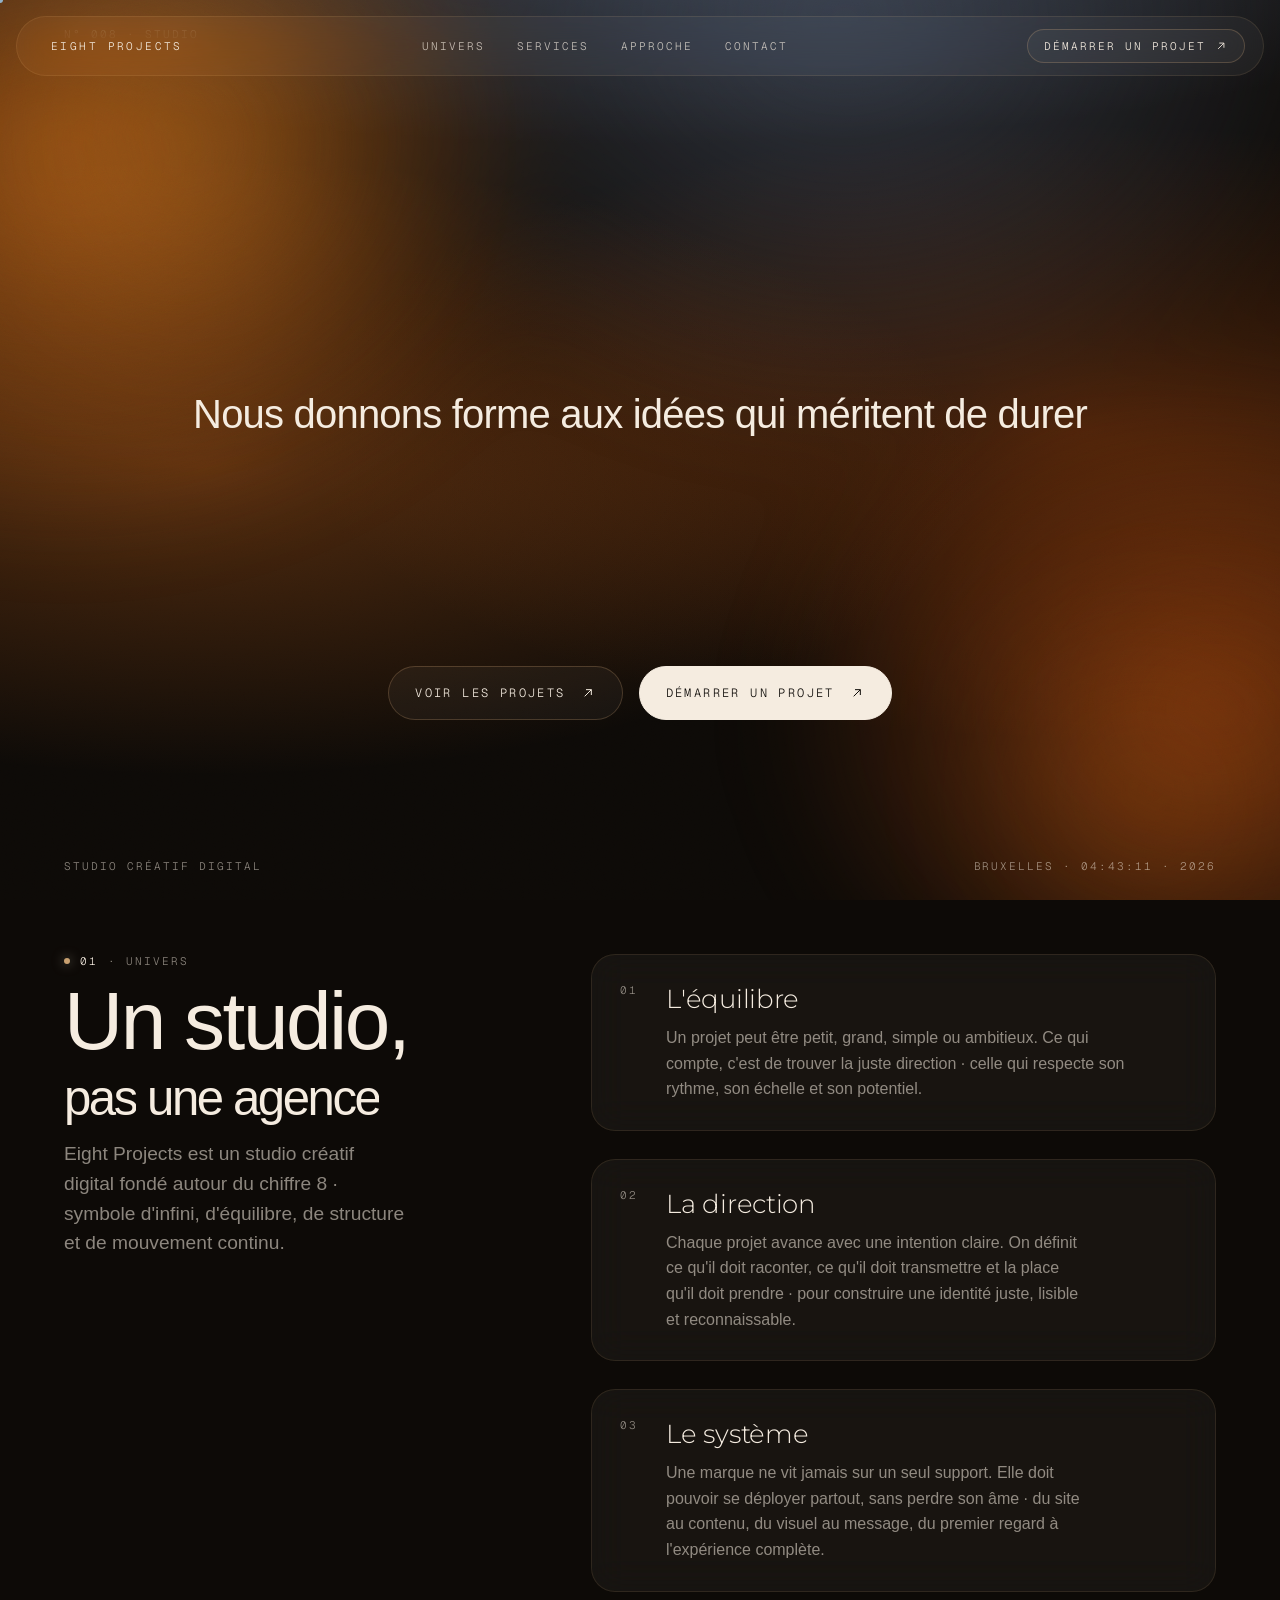
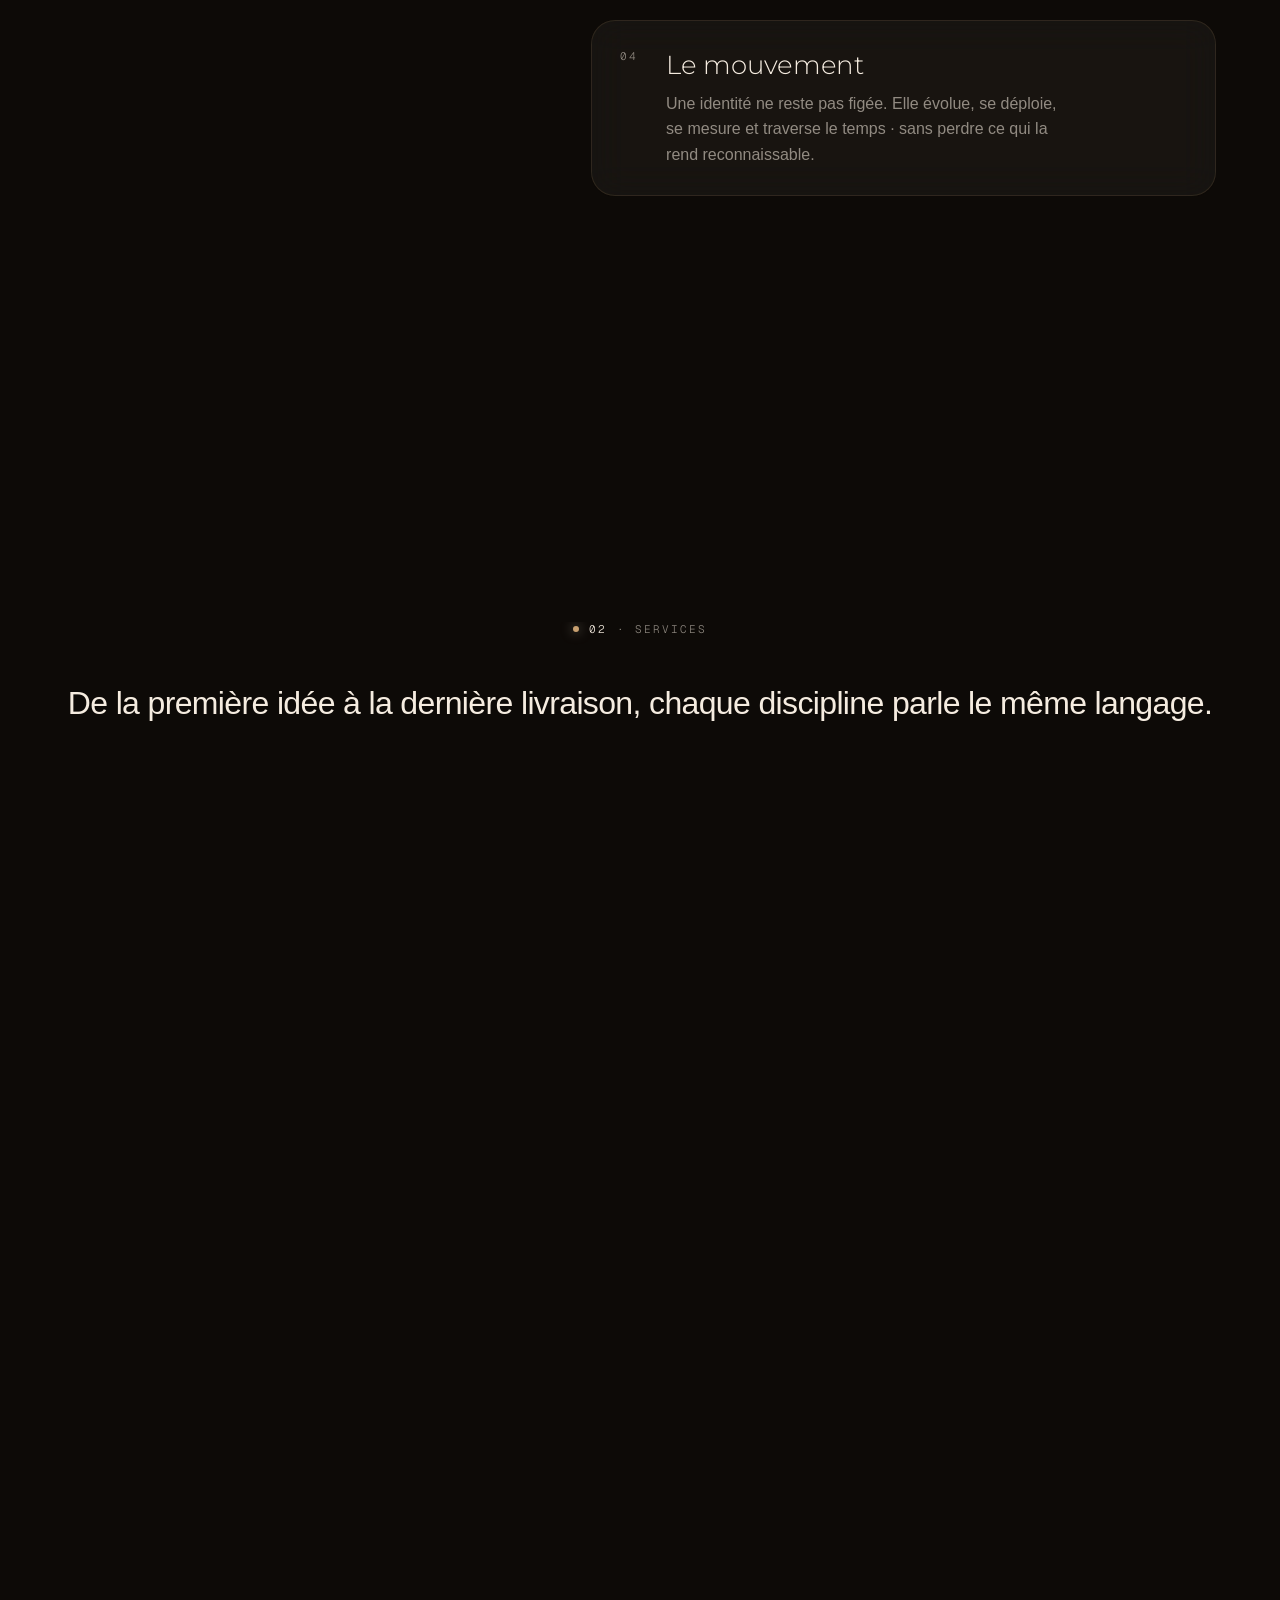
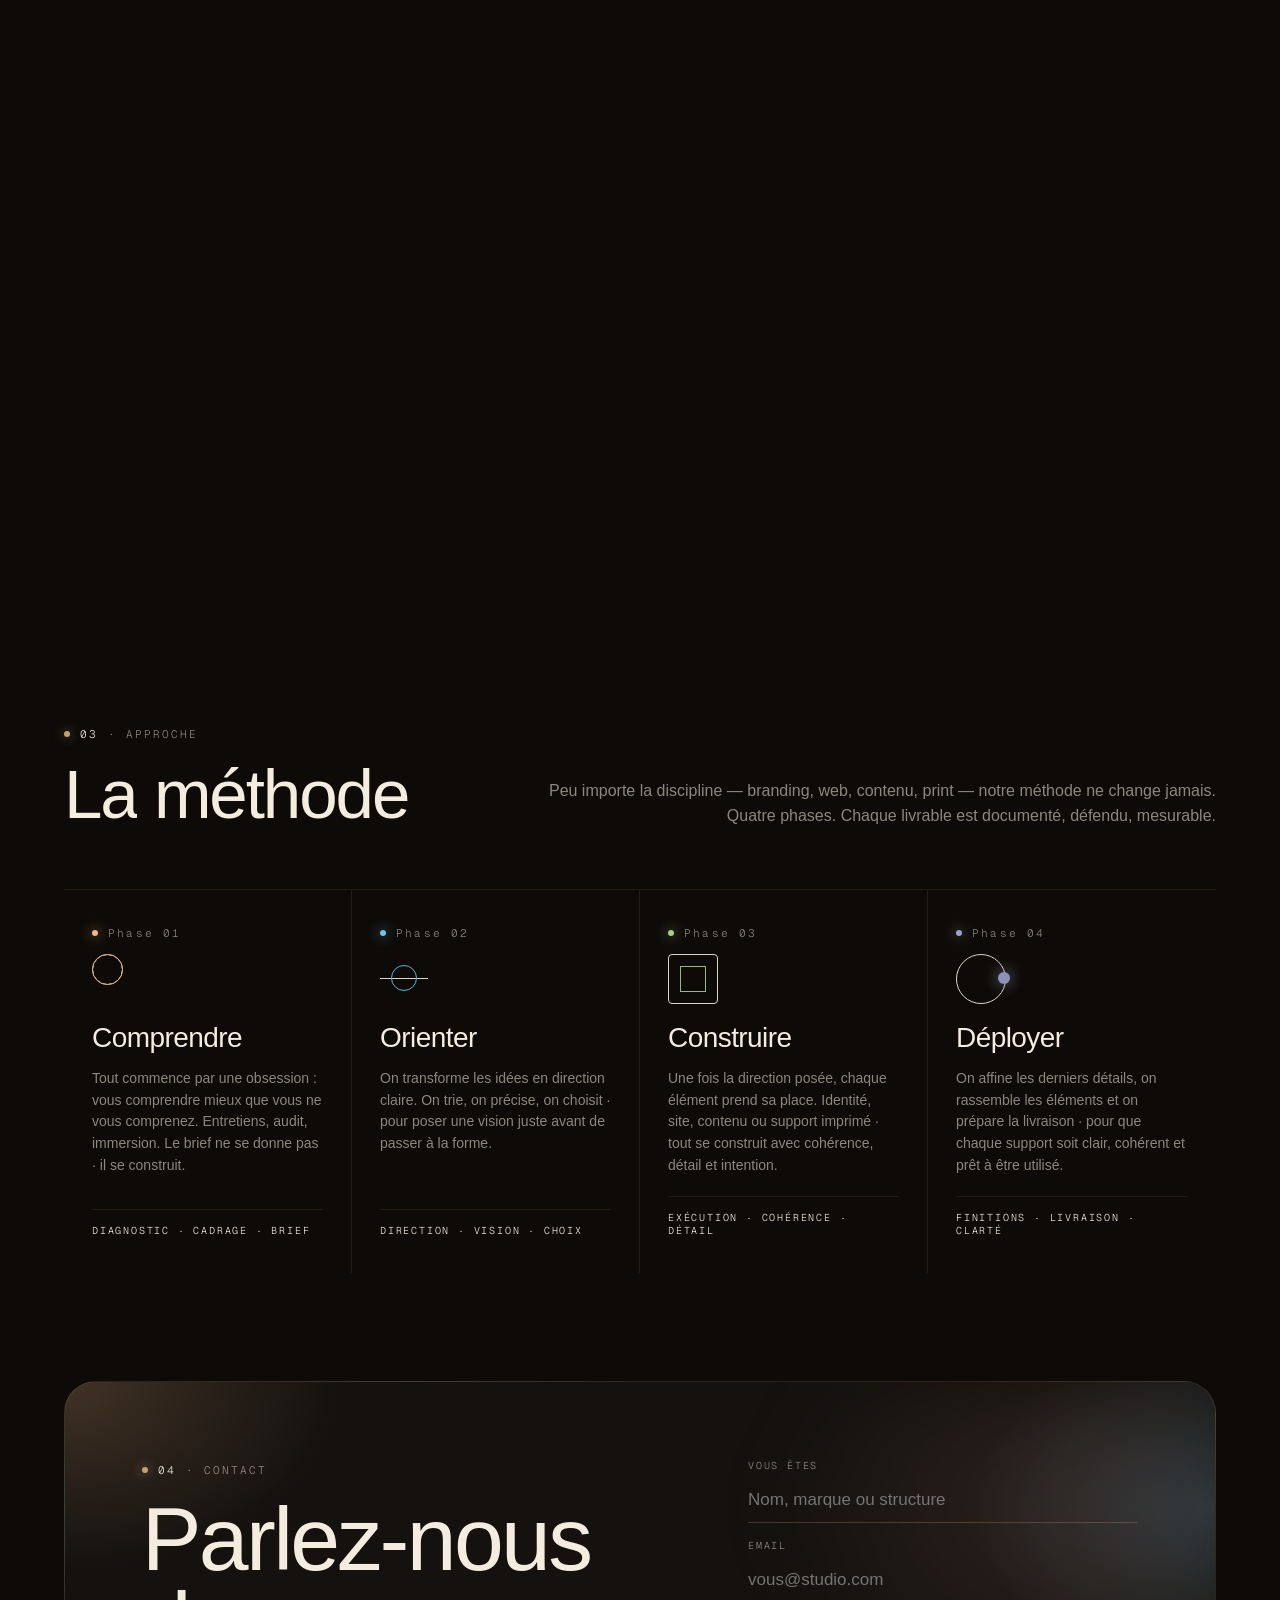
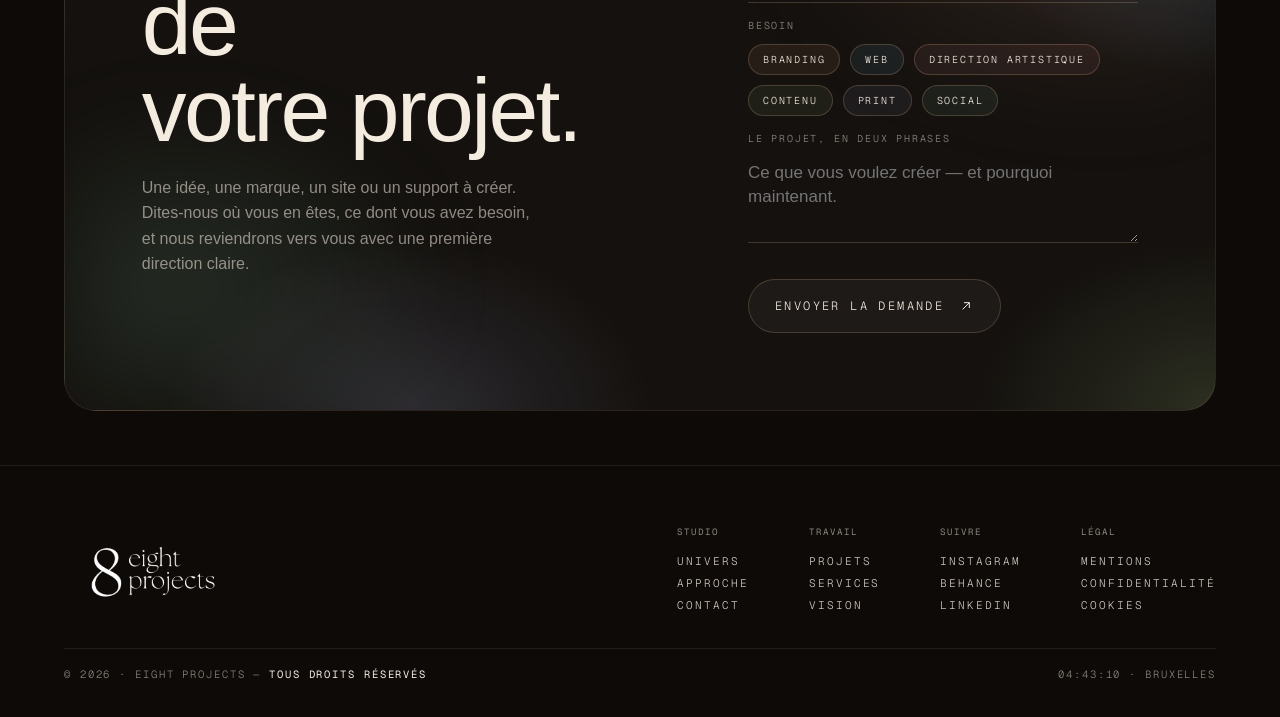
<file: index.html>
<!doctype html>
<html lang="fr">
<head>
<meta charset="utf-8" />
<meta name="viewport" content="width=device-width, initial-scale=1" />
<title>Eight Projects — Studio créatif digital</title>
<meta name="description" content="Eight Projects — studio créatif digital. Branding, web design, direction artistique. From idea to identity. From vision to project." />
<link rel="preconnect" href="https://fonts.googleapis.com">
<link rel="preconnect" href="https://fonts.gstatic.com" crossorigin>
<link href="https://fonts.googleapis.com/css2?family=Montserrat:ital,wght@0,200;0,300;0,400;0,500;1,200;1,300;1,400&family=Geist+Mono:wght@400;500&display=swap" rel="stylesheet">
<link rel="stylesheet" href="styles/site.css" />
<style>
/* ====== SPLIT HERO ====== */
.split-hero{
  position:relative; overflow:hidden;
  min-height:100dvh;
  display:flex; flex-direction:column; justify-content:center;
  padding-top: clamp(80px,10vh,120px);
  padding-bottom: clamp(190px,28vh,300px);
}
.hero-lead{ transform:translateY(45px); }
/* dégradé animé en fond du hero */
.split-hero::before{
  content:""; position:absolute; inset:-30%;
  z-index:0; pointer-events:none;
  background:
    radial-gradient(40% 44% at 22% 30%, rgba(240,124,28,0.60), transparent 60%),
    radial-gradient(36% 42% at 78% 68%, rgba(196,80,14,0.55), transparent 60%),
    radial-gradient(42% 48% at 60% 20%, rgba(96,112,140,0.42), transparent 62%);
  filter:blur(46px);
  animation:heroDrift 13s ease-in-out infinite alternate;
}
@keyframes heroDrift{
  0%   { transform:translate3d(-9%,-7%,0) scale(1.05) rotate(0deg); }
  50%  { transform:translate3d(10%,8%,0)  scale(1.2) rotate(12deg); }
  100% { transform:translate3d(-7%,9%,0)  scale(1.1) rotate(-9deg); }
}
.split-hero > *{ position:relative; z-index:1; }
@media (prefers-reduced-motion:reduce){
  .split-hero::before{ animation:none; }
}
.split-hero__top,.split-hero__bot{
  position:relative; overflow:hidden;
  display:grid; align-items:end;
  padding:0 var(--pad-x);
}
.split-hero__top{ grid-template-columns:1fr auto; }
.split-hero__bot{ grid-template-columns:auto 1fr; }
.split-hero__word{
  font-family:var(--display); font-weight:300;
  font-size: clamp(88px,17vw,248px);
  letter-spacing:-.04em; line-height:.86;
  color:var(--paper); text-transform:uppercase;
  white-space:nowrap; user-select:none;
  padding-bottom:10px;
}
.split-hero__info{
  max-width:260px; padding-bottom:18px;
  display:flex; flex-direction:column; gap:10px;
}
.split-hero__info p{
  font-family:var(--sans); font-size:13px; line-height:1.65;
  color:var(--muted);
}
.split-hero__band{
  height:42px; overflow:hidden;
  background:var(--paper); margin:10px 0;
  display:flex; align-items:center;
}
.split-hero__band-track{
  display:flex; gap:40px; width:max-content;
  animation:sh-ticker 24s linear infinite;
  font-family:var(--mono); font-size:11px;
  letter-spacing:.18em; text-transform:uppercase;
  color:var(--ink); white-space:nowrap; padding:0 20px;
}
.split-hero__band-track .sep{ color:rgba(10,10,10,.35); }
@keyframes sh-ticker{ from{transform:translateX(0)} to{transform:translateX(-50%)} }
.split-hero__cta{
  display:flex; gap:16px; align-items:center;
  padding:28px var(--pad-x) 0;
}
.hero-lead{
  padding:0 var(--pad-x);
  display:flex; flex-direction:column; align-items:center;
  text-align:center;
  gap:clamp(28px,4vh,48px);
  max-width:100%; width:100%;
}
.hero-cta{
  position:absolute; left:0; right:0;
  bottom:clamp(120px,20vh,220px);
  justify-content:center; padding:0;
  z-index:2;
}
.hero-lead .eyebrow{ margin-bottom:4px; }
.hero-lead__title{
  font-family:var(--sans);
  font-weight:100;
  font-size:clamp(24px,3.2vw,40px);
  letter-spacing:-.02em; line-height:1.2;
  color:var(--paper); margin:0;
  white-space:nowrap;
}
.hero-lead__bullet{
  color:var(--bone); font-size:.7em;
  vertical-align:middle; margin:0 .35em;
}
/* hero — mobile : phrase sur plusieurs lignes, boutons empilés */
@media (max-width: 600px){
  .hero-lead__title{ white-space:normal; font-size:clamp(22px,6.4vw,30px); line-height:1.3; }
  .hero-cta{ flex-direction:column; align-items:center; gap:12px; bottom:clamp(72px,14vh,140px); }
  .hero-cta .btn{ width:min(320px,82vw); justify-content:center; }
  .split-hero__corner{ display:none; }
}
/* fondu doux unique à l'arrivée */
.fade-up{
  opacity:0; transform:translateY(14px);
  animation:fadeUp 1.1s cubic-bezier(.22,1,.36,1) forwards;
  animation-delay:var(--d,0ms);
}
@keyframes fadeUp{ to{ opacity:1; transform:none; } }
@media (prefers-reduced-motion:reduce){
  .fade-up{ animation:none; opacity:1; transform:none; }
}
.split-hero__corner{
  position:absolute;
  font-family:var(--mono); font-size:11px;
  letter-spacing:.18em; text-transform:uppercase; color:var(--muted);
}
.split-hero__corner--tl{ top:clamp(16px,3vh,32px); left:var(--pad-x); }
.split-hero__corner--tr{ top:clamp(16px,3vh,32px); right:var(--pad-x); }
.split-hero__corner--bl{ bottom:clamp(20px,3vh,36px); left:var(--pad-x); }
.split-hero__corner--br{ bottom:clamp(20px,3vh,36px); right:var(--pad-x); }
@media(max-width:800px){
  .split-hero__info{ display:none; }
  .split-hero__top,.split-hero__bot{ grid-template-columns:1fr; }
}

/* ====== MANIFESTO ====== */
.manifesto { padding-inline: var(--pad-x); }
.manifesto__inner {
  border: 1px solid var(--line);
  border-radius: 24px;
  padding: clamp(24px, 3.5vw, 48px) clamp(20px, 3.5vw, 52px);
  background:
    radial-gradient(60% 60% at 0% 100%, oklch(0.82 0.10 60 / 0.10), transparent 60%),
    radial-gradient(50% 50% at 100% 0%, oklch(0.78 0.10 230 / 0.08), transparent 60%),
    rgba(255,255,255,.025);
  display: grid;
  gap: 36px;
}
.manifesto__text {
  font-family: var(--display);
  font-weight: 200;
  font-size: clamp(18px, 1.8vw, 28px);
  line-height: 1.25;
  letter-spacing: -.02em;
  color: var(--paper);
}
.manifesto__text em {
  color: var(--bone);
  font-style: italic !important;
}
.manifesto__stats {
  display: grid;
  grid-template-columns: repeat(3, 1fr);
  gap: 0;
  padding-top: 24px;
}
.manifesto__stat {
  padding-right: 24px;
  border-right: 1px solid var(--line);
  padding-left: 24px;
  display: flex;
  flex-direction: column;
  align-items: center;
  text-align: center;
  gap: 10px;
}
.manifesto__stat:first-child { padding-left: 24px; }
.manifesto__stat:last-child { border-right: 0; }
.manifesto__stat b {
  font-family: var(--display);
  font-weight: 200;
  font-size: clamp(48px, 5.5vw, 92px);
  letter-spacing: -.04em;
  color: var(--paper);
  line-height: 1;
}
.manifesto__stat b.has-plus::before { content: "+"; margin-right: .04em; }
.manifesto__stat span {
  font-family: var(--mono);
  font-size: 11px;
  letter-spacing: .18em;
  text-transform: uppercase;
  color: var(--muted);
}
@media (max-width: 640px) {
  .manifesto__stats { grid-template-columns: 1fr; gap: 28px; }
  .manifesto__stat { border-right: 0; padding-left: 0; padding-right: 0; }
  .manifesto__stat b { font-size: clamp(44px, 16vw, 72px); }
}

/* ====== TESTIMONIALS ====== */
.testimonials { padding-inline: var(--pad-x); }
.testi__head {
  display: flex;
  justify-content: space-between;
  align-items: end;
  flex-wrap: wrap;
  gap: 24px;
  padding-bottom: 48px;
}
.testi__title {
  font-size: clamp(40px, 5.6vw, 84px);
  font-weight: 200;
  line-height: .98;
  letter-spacing: -.03em;
}
.testi__title em { font-style: italic !important; font-weight: 200; color: var(--bone); }
.testi__grid {
  display: grid;
  grid-template-columns: repeat(3, 1fr);
  gap: 24px;
}
.testi__card {
  border-radius: 24px;
  padding: 40px 36px;
  display: flex;
  flex-direction: column;
  justify-content: space-between;
  gap: 40px;
  min-height: 320px;
  transition: border-color .5s var(--ease);
}
.testi__card:hover { border-color: var(--line-strong); }
.testi__quote {
  font-family: var(--sans);
  font-weight: 300;
  font-size: clamp(16px, 1.2vw, 19px);
  line-height: 1.65;
  color: var(--paper);
  font-style: italic;
}
.testi__author {
  display: flex;
  flex-direction: column;
  gap: 4px;
  border-top: 1px solid var(--line);
  padding-top: 20px;
}
.testi__name {
  font-family: var(--mono);
  font-size: 11px;
  letter-spacing: .18em;
  text-transform: uppercase;
  color: var(--paper);
}
.testi__role {
  font-family: var(--mono);
  font-size: 10px;
  letter-spacing: .16em;
  text-transform: uppercase;
  color: var(--muted);
}
@media (max-width: 900px) { .testi__grid { grid-template-columns: 1fr; } }
</style>
</head>
<body>

<!-- ============================== LOADER (désactivé pour l'instant) ============================== -->
<!--
<div class="loader" aria-hidden="true">
  <div class="loader__bar"></div>
  <div class="loader__corner tl">Eight · Projects</div>
  <div class="loader__corner tr">№ 008</div>
  <div class="loader__corner bl">From idea to identity</div>
  <div class="loader__corner br"><span class="loader__count">000%</span></div>

  <div class="loader__stage">
    <div class="loader__eight">
      <svg viewBox="0 0 160 200" xmlns="http://www.w3.org/2000/svg">
        <path class="lemniscate-bg"
              d="M80,10 A45,45 0 0,1 80,100 A45,45 0 0,1 80,190 A45,45 0 0,0 80,100 A45,45 0 0,0 80,10"/>
        <path class="lemniscate-fill"
              d="M80,10 A45,45 0 0,1 80,100 A45,45 0 0,1 80,190 A45,45 0 0,0 80,100 A45,45 0 0,0 80,10"/>
      </svg>
    </div>
    <div class="loader__label">Chargement · loading</div>
  </div>
</div>
-->

<!-- ============================== NAV ============================== -->
<nav class="nav glass">
  <a class="nav__brand" href="#top">
    <span class="wm">Eight Projects</span>
  </a>
  <div class="nav__menu" role="menubar">
    <a href="#univers">Univers</a>
    <a href="#services">Services</a>
    <!-- <a href="projets.html">Projets</a> -->
    <a href="#approche">Approche</a>
    <a href="#contact">Contact</a>
  </div>
  <a class="nav__cta" href="#contact">
    <span>Démarrer un projet</span>
    <svg class="arrow" viewBox="0 0 24 24" fill="none" stroke="currentColor" stroke-width="1.5"><path d="M7 17L17 7"/><path d="M9 7h8v8"/></svg>
  </a>
  <button class="nav__burger" id="nav-burger" aria-label="Menu" aria-expanded="false">
    <span></span><span></span>
  </button>
</nav>

<!-- menu mobile -->
<div class="nav-mobile" id="nav-mobile">
  <a href="#univers">Univers</a>
  <a href="#services">Services</a>
  <a href="#approche">Approche</a>
  <a href="#contact">Contact</a>
  <a class="nav-mobile__cta" href="#contact">Démarrer un projet</a>
</div>

<!-- ============================== HERO ============================== -->
<section class="split-hero" id="top">
  <div class="orb orb--a" style="position:absolute;top:-120px;left:-80px;pointer-events:none;z-index:0"></div>
  <div class="orb orb--c" style="position:absolute;bottom:-80px;right:-60px;pointer-events:none;z-index:0"></div>

  <div class="split-hero__corner split-hero__corner--tl"><span class="dot"></span><span>N° 008 · Studio</span></div>

  <!-- HERO LEAD -->
  <div class="hero-lead">
    <h1 class="hero-lead__title fade-up" style="--d:120ms">Nous donnons forme aux idées qui méritent de durer</h1>
  </div>

  <!-- CTA (ancrés en bas) -->
  <div class="hero-cta split-hero__cta fade-up" style="padding-top:0;--d:240ms">
    <a class="btn magnet" href="#projets">
      <span>Voir les projets</span>
      <svg class="arrow" viewBox="0 0 24 24" fill="none" stroke="currentColor" stroke-width="1.5"><path d="M7 17L17 7"/><path d="M9 7h8v8"/></svg>
    </a>
    <a class="btn magnet" href="#contact" style="background:var(--paper);color:var(--ink);border-color:var(--paper)">
      <span>Démarrer un projet</span>
      <svg class="arrow" viewBox="0 0 24 24" fill="none" stroke="currentColor" stroke-width="1.5"><path d="M7 17L17 7"/><path d="M9 7h8v8"/></svg>
    </a>
  </div>

  <div class="split-hero__corner split-hero__corner--bl">Studio créatif digital</div>
  <div class="split-hero__corner split-hero__corner--br">Bruxelles · <span data-hero-clock>--:--</span> · 2026</div>
</section>

<!-- ============================== UNIVERS ============================== -->
<section class="section universe" id="univers">
  <div class="universe__left reveal">
    <span class="eyebrow"><span class="dot"></span><span class="num">01</span> · Univers</span>
    <h2 class="universe__title" data-split>Un studio,<br/><span class="universe__title-sub">pas une agence</span></h2>
    <p class="universe__lede">
      Eight Projects est un studio créatif digital fondé autour du chiffre 8 · symbole d&apos;infini, d&apos;équilibre, de structure et de mouvement continu.
    </p>
  </div>

  <div class="universe__blocks">
    <div class="universe__block glass reveal">
      <span class="b-num">01</span>
      <div>
        <h3>L&apos;équilibre</h3>
        <p>Un projet peut être petit, grand, simple ou ambitieux. Ce qui compte, c&apos;est de trouver la juste direction · celle qui respecte son rythme, son échelle et son potentiel.</p>
      </div>
    </div>
    <div class="universe__block glass reveal">
      <span class="b-num">02</span>
      <div>
        <h3>La direction</h3>
        <p>Chaque projet avance avec une intention claire. On définit ce qu&apos;il doit raconter, ce qu&apos;il doit transmettre et la place qu&apos;il doit prendre · pour construire une identité juste, lisible et reconnaissable.</p>
      </div>
    </div>
    <div class="universe__block glass reveal">
      <span class="b-num">03</span>
      <div>
        <h3>Le système</h3>
        <p>Une marque ne vit jamais sur un seul support. Elle doit pouvoir se déployer partout, sans perdre son âme · du site au contenu, du visuel au message, du premier regard à l&apos;expérience complète.</p>
      </div>
    </div>
    <div class="universe__block glass reveal">
      <span class="b-num">04</span>
      <div>
        <h3>Le mouvement</h3>
        <p>Une identité ne reste pas figée. Elle évolue, se déploie, se mesure et traverse le temps · sans perdre ce qui la rend reconnaissable.</p>
      </div>
    </div>
  </div>
</section>

<!-- ============================== MARQUEE ============================== -->

<!-- ============================== MANIFESTO ============================== -->
<section class="manifesto section">
  <div class="manifesto__inner reveal">
    <div class="manifesto__stats">
      <div class="manifesto__stat reveal">
        <b class="has-plus" data-count="30">30</b>
        <span>Projets menés depuis 2025</span>
      </div>
      <div class="manifesto__stat reveal">
        <b data-count="8">8</b>
        <span>Services</span>
      </div>
      <div class="manifesto__stat reveal">
        <b data-count="∞">∞</b>
        <span>Notre ambition</span>
      </div>
    </div>
  </div>
</section>

<!-- ============================== VISION (sticky scroll-morph) ============================== -->
<section class="vision" id="vision" style="display:none">
  <div class="vision__stick">
    <div class="vision__head">
      <span class="eyebrow"><span class="dot"></span><span class="num">02</span> · Vision</span>
      <span>Huit temps · une seule lecture</span>
    </div>

    <div class="vision__stage" id="vision-stage"></div>

    <div class="vision__panel">
      <div class="vision__counter">
        <b id="vision-step">01</b>
        <span>/ 08</span>
      </div>
      <h3 class="vision__h" id="vision-h">Le chiffre.</h3>
      <p class="vision__p" id="vision-p">Avant tout : vous et nous. Deux esprits, deux cercles. Chacun pose ses idées, son langage, ses limites.</p>
      <div class="vision__pips" id="vision-pips">
        <span class="pip is-on"></span>
        <span class="pip"></span>
        <span class="pip"></span>
        <span class="pip"></span>
        <span class="pip"></span>
        <span class="pip"></span>
        <span class="pip"></span>
        <span class="pip"></span>
      </div>
    </div>
  </div>
</section>

<!-- ============================== SERVICES (swipe carousel) ============================== -->
<section class="section services" id="services">
  <div class="svc-hscroll" id="svc-hscroll">
    <div class="svc-hstick">
    <div class="services__head services__head--center">
      <span class="eyebrow"><span class="dot"></span><span class="num">02</span> · Services</span>
      <h2 class="services__title">De la première idée à la dernière livraison, chaque discipline parle le même langage.</h2>
    </div>
    <div class="svc-track" id="svc-track">
      <article class="svc-card" style="--svc-accent: oklch(0.82 0.10 60)">
        <div class="svc-card__top"><span>01 · Branding</span></div>
        <div class="svc-card__visual"><div class="glyph glyph--brand"><div class="glyph__ring"></div><div class="glyph__ring2"></div></div></div>
        <h3 class="svc-card__name">Branding &amp; <em>identité visuelle</em></h3>
        <p class="svc-card__desc">Logo, univers visuel, palette, typographies, monogramme, guidelines et cohérence globale.</p>
        <div class="svc-card__foot"><span>Logo · Identité · Univers</span></div>
      </article>

      <article class="svc-card" style="--svc-accent: oklch(0.78 0.10 230)">
        <div class="svc-card__top"><span>02 · Web</span></div>
        <div class="svc-card__visual"><div class="glyph glyph--web"><div class="win"><div class="bar"><i></i><i></i><i></i></div><div class="body"></div></div></div></div>
        <h3 class="svc-card__name">Création de <em>site web</em></h3>
        <p class="svc-card__desc">Sites vitrines, boutiques en ligne, pages de présentation, parcours utilisateur et design responsive.</p>
        <div class="svc-card__foot"><span>Site · Shop · UX</span></div>
      </article>

      <article class="svc-card" style="--svc-accent: oklch(0.72 0.08 30)">
        <div class="svc-card__top"><span>03 · Digital</span></div>
        <div class="svc-card__visual"><div class="glyph glyph--content"><div class="bars"><i></i><i></i><i></i><i></i><i></i><i></i></div></div></div>
        <h3 class="svc-card__name">Contenu <em>digital</em></h3>
        <p class="svc-card__desc">Visuels web, bannières, templates, contenus promotionnels et formats adaptés au digital.</p>
        <div class="svc-card__foot"><span>Visuel · Format · Digital</span></div>
      </article>

      <article class="svc-card" style="--svc-accent: oklch(0.80 0.10 130)">
        <div class="svc-card__top"><span>04 · Social</span></div>
        <div class="svc-card__visual"><div class="glyph glyph--social"><div class="frame"><i></i><i></i><i></i><i></i></div></div></div>
        <h3 class="svc-card__name">Social <em>media</em></h3>
        <p class="svc-card__desc">Feed, stories, Reels, templates Instagram et cohérence visuelle sur les réseaux sociaux.</p>
        <div class="svc-card__foot"><span>Feed · Stories · Reels</span></div>
      </article>

      <article class="svc-card" style="--svc-accent: oklch(0.72 0.06 280)">
        <div class="svc-card__top"><span>05 · Print</span></div>
        <div class="svc-card__visual"><div class="glyph glyph--print"><div class="stack"><i></i><i></i><i></i></div></div></div>
        <h3 class="svc-card__name">Supports <em>print</em></h3>
        <p class="svc-card__desc">Cartes, flyers, affiches, menus, catalogues, papeterie et supports physiques de marque.</p>
        <div class="svc-card__foot"><span>Carte · Édition · Support</span></div>
      </article>

      <article class="svc-card" style="--svc-accent: oklch(0.78 0.09 160)">
        <div class="svc-card__top"><span>06 · Packaging</span></div>
        <div class="svc-card__visual"><div class="glyph glyph--art"><div class="glyph__cross"></div><div class="glyph__cross"></div><div class="dot"></div></div></div>
        <h3 class="svc-card__name"><em>Packaging</em></h3>
        <p class="svc-card__desc">Boîtes, étiquettes, stickers, rubans, sleeves et détails d&apos;unboxing.</p>
        <div class="svc-card__foot"><span>Box · Sticker · Détail</span></div>
      </article>

      <article class="svc-card" style="--svc-accent: oklch(0.58 0.17 18)">
        <div class="svc-card__top"><span>07 · Motion</span></div>
        <div class="svc-card__visual"><div class="glyph glyph--content"><div class="bars"><i></i><i></i><i></i><i></i><i></i><i></i></div></div></div>
        <h3 class="svc-card__name">Motion <em>design</em></h3>
        <p class="svc-card__desc">Animations simples, visuels animés, transitions, contenus dynamiques et formats vidéo courts.</p>
        <div class="svc-card__foot"><span>Animé · Vidéo · Mouvement</span></div>
      </article>

      <article class="svc-card" style="--svc-accent: oklch(0.75 0.10 300)">
        <div class="svc-card__top"><span>08 · Email</span></div>
        <div class="svc-card__visual"><div class="glyph glyph--web"><div class="win"><div class="bar"><i></i><i></i><i></i></div><div class="body"></div></div></div></div>
        <h3 class="svc-card__name">Email <em>design</em></h3>
        <p class="svc-card__desc">Newsletters, campagnes e-mail, visuels promotionnels, templates et parcours de communication.</p>
        <div class="svc-card__foot"><span>Newsletter · Promo · Template</span></div>
      </article>
      </div>
    </div>
  </div>
</section>

<!-- ============================== PROJETS ============================== -->
<section class="section projects" id="projets" style="display:none">
  <div class="projects__head">
    <div class="reveal">
      <span class="eyebrow"><span class="dot"></span><span class="num">05</span> · Projets</span>
      <h2 class="projects__title" data-split>Sept projets — <em>une grammaire visuelle.</em></h2>
    </div>
    <p class="hero__lede reveal" style="max-width:36ch">Sélection 2025–2026. Cliquez sur une ligne pour ouvrir l&apos;étude détaillée.</p>
  </div>

  <ol class="wk">

    <!-- 01 Maison Octave -->
    <li>
      <a class="wk__row" href="projects/maison-octave.html" style="--wk-accent: oklch(0.82 0.10 60); --wk-accent-2: oklch(0.68 0.10 60);">
        <span class="wk__num"><span class="dot"></span>01 — 2026</span>
        <div class="wk__media"><div class="wk__media-inner"><div class="mk-bottle"></div></div></div>
        <div class="wk__body">
          <div>
            <h3 class="wk__title">Maison <em>Octave</em></h3>
            <p class="wk__sub">refonte d&apos;identité parfumerie centenaire</p>
          </div>
          <div class="wk__meta">
            <span class="ln"><span>Année</span><strong>2026</strong></span>
            <span class="ln"><span>Lieu</span><strong>Paris</strong></span>
            <span class="ln"><span>Discipline</span><strong>Branding · Packaging</strong></span>
            <span class="wk__cta">Étude <span class="arr">→</span></span>
          </div>
        </div>
      </a>
    </li>

    <!-- 02 Atelier Vega -->
    <li>
      <a class="wk__row" href="projects/atelier-vega.html" style="--wk-accent: oklch(0.78 0.10 230); --wk-accent-2: oklch(0.62 0.10 230);">
        <span class="wk__num"><span class="dot"></span>02 — 2026</span>
        <div class="wk__media"><div class="wk__media-inner">
          <div class="mk-browser"><div class="mk-browser__bar"><span></span><span></span><span></span></div><div class="mk-browser__pg"><div class="h">Atelier Vega — architecture</div><div class="ph"></div></div></div>
        </div></div>
        <div class="wk__body">
          <div>
            <h3 class="wk__title">Atelier <em>Vega</em></h3>
            <p class="wk__sub">site éditorial studio d&apos;architecture</p>
          </div>
          <div class="wk__meta">
            <span class="ln"><span>Année</span><strong>2026</strong></span>
            <span class="ln"><span>Lieu</span><strong>Bruxelles</strong></span>
            <span class="ln"><span>Discipline</span><strong>Web · Editorial</strong></span>
            <span class="wk__cta">Étude <span class="arr">→</span></span>
          </div>
        </div>
      </a>
    </li>

    <!-- 03 Noctis -->
    <li>
      <a class="wk__row" href="projects/noctis.html" style="--wk-accent: oklch(0.72 0.08 30); --wk-accent-2: oklch(0.58 0.08 30);">
        <span class="wk__num"><span class="dot"></span>03 — 2025</span>
        <div class="wk__media"><div class="wk__media-inner"><div class="mk-book"></div></div></div>
        <div class="wk__body">
          <div>
            <h3 class="wk__title">Noctis</h3>
            <p class="wk__sub">livre d&apos;artiste — édition limitée</p>
          </div>
          <div class="wk__meta">
            <span class="ln"><span>Année</span><strong>2025</strong></span>
            <span class="ln"><span>Lieu</span><strong>Lyon</strong></span>
            <span class="ln"><span>Discipline</span><strong>Print · Édition</strong></span>
            <span class="wk__cta">Étude <span class="arr">→</span></span>
          </div>
        </div>
      </a>
    </li>

    <!-- 04 Studio Halo -->
    <li>
      <a class="wk__row" href="projects/studio-halo.html" style="--wk-accent: oklch(0.78 0.09 160); --wk-accent-2: oklch(0.62 0.09 160);">
        <span class="wk__num"><span class="dot"></span>04 — 2025</span>
        <div class="wk__media"><div class="wk__media-inner">
          <div class="mk-grid3">
            <div class="p"><div></div><div class="cap">Atelier no.1</div></div>
            <div class="p"><div></div><div class="cap">Cahiers 02</div></div>
            <div class="p"><div></div><div class="cap">Halo · light</div></div>
          </div>
        </div></div>
        <div class="wk__body">
          <div>
            <h3 class="wk__title">Studio <em>Halo</em></h3>
            <p class="wk__sub">système éditorial réseaux sociaux</p>
          </div>
          <div class="wk__meta">
            <span class="ln"><span>Année</span><strong>2025</strong></span>
            <span class="ln"><span>Lieu</span><strong>Zurich</strong></span>
            <span class="ln"><span>Discipline</span><strong>Social · Système</strong></span>
            <span class="wk__cta">Étude <span class="arr">→</span></span>
          </div>
        </div>
      </a>
    </li>

    <!-- 05 Onyx -->
    <li>
      <a class="wk__row" href="projects/onyx-parfums.html" style="--wk-accent: oklch(0.72 0.06 280); --wk-accent-2: oklch(0.55 0.06 280);">
        <span class="wk__num"><span class="dot"></span>05 — 2025</span>
        <div class="wk__media"><div class="wk__media-inner"><div class="mk-box"><div class="mk-box__case"></div><div class="mk-box__bottle"></div></div></div></div>
        <div class="wk__body">
          <div>
            <h3 class="wk__title">Onyx <em>Parfums</em></h3>
            <p class="wk__sub">identité &amp; packaging — maison de niche</p>
          </div>
          <div class="wk__meta">
            <span class="ln"><span>Année</span><strong>2025</strong></span>
            <span class="ln"><span>Lieu</span><strong>Grasse</strong></span>
            <span class="ln"><span>Discipline</span><strong>Branding · Packaging</strong></span>
            <span class="wk__cta">Étude <span class="arr">→</span></span>
          </div>
        </div>
      </a>
    </li>

    <!-- 06 Volta -->
    <li>
      <a class="wk__row" href="projects/volta-mobility.html" style="--wk-accent: oklch(0.80 0.10 130); --wk-accent-2: oklch(0.62 0.10 130);">
        <span class="wk__num"><span class="dot"></span>06 — 2026</span>
        <div class="wk__media"><div class="wk__media-inner">
          <div class="mk-phone">
            <div class="mk-phone__top"><span>9:41</span><span>·· ·· ··</span></div>
            <div class="mk-phone__body">
              <div class="mk-phone__title"><small>Volta · live</small>Disponible<br/>à 60 m.</div>
              <div class="mk-phone__mid"><b>04</b><em>min · arr.</em></div>
              <div class="mk-phone__cta">Réserver — 4€</div>
            </div>
            <div class="mk-phone__bot"><span>Carte</span><span>Profil</span></div>
          </div>
        </div></div>
        <div class="wk__body">
          <div>
            <h3 class="wk__title">Volta <em>Mobility</em></h3>
            <p class="wk__sub">identité &amp; UI — startup mobilité</p>
          </div>
          <div class="wk__meta">
            <span class="ln"><span>Année</span><strong>2026</strong></span>
            <span class="ln"><span>Lieu</span><strong>Lisbonne</strong></span>
            <span class="ln"><span>Discipline</span><strong>Branding · UI</strong></span>
            <span class="wk__cta">Étude <span class="arr">→</span></span>
          </div>
        </div>
      </a>
    </li>

    <!-- 07 Atelier Sérine -->
    <li>
      <a class="wk__row" href="projects/atelier-serine.html" style="--wk-accent: oklch(0.58 0.17 18); --wk-accent-2: oklch(0.42 0.15 18);">
        <span class="wk__num"><span class="dot"></span>07 — 2025</span>
        <div class="wk__media"><div class="wk__media-inner">
          <div class="mk-palette">
            <div class="mk-palette__top">
              <span class="mk-palette__label">Identité visuelle</span>
              <span class="mk-palette__title">Atelier<br/>Sérine</span>
            </div>
            <div class="mk-palette__swatches">
              <span style="background:#59050C;flex:2"></span>
              <span style="background:#BF364F;flex:2"></span>
              <span style="background:#D96941;flex:1.5"></span>
              <span style="background:#BF8975;flex:1.5"></span>
            </div>
          </div>
        </div></div>
        <div class="wk__body">
          <div>
            <h3 class="wk__title">Atelier <em>Sérine</em></h3>
            <p class="wk__sub">refonte graphique — art floral événementiel</p>
          </div>
          <div class="wk__meta">
            <span class="ln"><span>Année</span><strong>2025</strong></span>
            <span class="ln"><span>Lieu</span><strong>Bruxelles</strong></span>
            <span class="ln"><span>Discipline</span><strong>Branding · Identité</strong></span>
            <span class="wk__cta">Étude <span class="arr">→</span></span>
          </div>
        </div>
      </a>
    </li>

  </ol>
</section>

<!-- ============================== APPROCHE ============================== -->
<section class="section approach" id="approche">
  <div class="approach__head">
    <div class="reveal">
      <span class="eyebrow"><span class="dot"></span><span class="num">03</span> · Approche</span>
      <h2 class="approach__title" data-split>La méthode</h2>
    </div>
    <p class="services__lede reveal">Peu importe la discipline — branding, web, contenu, print — notre méthode ne change jamais.<br/>Quatre phases. Chaque livrable est documenté, défendu, mesurable.</p>
  </div>

  <div class="approach__grid">
    <div class="approach__cell">
      <span class="n"><span class="dot"></span>Phase 01</span>
      <div class="glyph-mini"></div>
      <h4>Comprendre</h4>
      <p>Tout commence par une obsession : vous comprendre mieux que vous ne vous comprenez. Entretiens, audit, immersion. Le brief ne se donne pas · il se construit.</p>
      <span class="tag">Diagnostic · Cadrage · Brief</span>
    </div>
    <div class="approach__cell">
      <span class="n"><span class="dot"></span>Phase 02</span>
      <div class="glyph-mini"></div>
      <h4>Orienter</h4>
      <p>On transforme les idées en direction claire. On trie, on précise, on choisit · pour poser une vision juste avant de passer à la forme.</p>
      <span class="tag">Direction · Vision · Choix</span>
    </div>
    <div class="approach__cell">
      <span class="n"><span class="dot"></span>Phase 03</span>
      <div class="glyph-mini"></div>
      <h4>Construire</h4>
      <p>Une fois la direction posée, chaque élément prend sa place. Identité, site, contenu ou support imprimé · tout se construit avec cohérence, détail et intention.</p>
      <span class="tag">Exécution · Cohérence · Détail</span>
    </div>
    <div class="approach__cell">
      <span class="n"><span class="dot"></span>Phase 04</span>
      <div class="glyph-mini"></div>
      <h4>Déployer</h4>
      <p>On affine les derniers détails, on rassemble les éléments et on prépare la livraison · pour que chaque support soit clair, cohérent et prêt à être utilisé.</p>
      <span class="tag">Finitions · Livraison · Clarté</span>
    </div>
  </div>
</section>

<!-- ============================== TESTIMONIALS ============================== -->
<section class="section testimonials" id="temoignages" style="display:none">
  <div class="testi__head reveal">
    <span class="eyebrow"><span class="dot"></span><span class="num">06</span> · Ce qu'ils disent</span>
    <h2 class="testi__title" data-split>Les meilleurs<br/>parlent <em>d'eux-mêmes.</em></h2>
  </div>
  <div class="testi__grid">
    <div class="testi__card glass reveal">
      <p class="testi__quote">"Eight Projects n'a pas juste créé notre identité. Ils ont construit le langage de notre marque — chaque détail défendu, chaque choix assumé. Le résultat dépasse ce qu'on imaginait."</p>
      <div class="testi__author">
        <span class="testi__name">Léa Moreau</span>
        <span class="testi__role">Fondatrice · Maison Octave</span>
      </div>
    </div>
    <div class="testi__card glass reveal">
      <p class="testi__quote">"Travailler avec Eight Projects, c'est travailler avec des gens qui ont une position. Pas de compromis, pas de demi-mesures. Exactement ce dont notre studio avait besoin."</p>
      <div class="testi__author">
        <span class="testi__name">Marc Vidal</span>
        <span class="testi__role">Directeur · Atelier Vega</span>
      </div>
    </div>
    <div class="testi__card glass reveal">
      <p class="testi__quote">"Le système qu'ils ont créé pour nous est transposable partout — du packaging au digital. Une seule grammaire, déployée avec une précision remarquable."</p>
      <div class="testi__author">
        <span class="testi__name">Karim Nasser</span>
        <span class="testi__role">CEO · Volta Mobility</span>
      </div>
    </div>
  </div>
</section>

<!-- ============================== CONTACT ============================== -->
<section class="section contact" id="contact">
  <div class="contact__inner reveal">
    <div class="contact__grid">
      <div>
        <span class="eyebrow"><span class="dot"></span><span class="num">04</span> · Contact</span>
        <h2 class="contact__title" data-split>Parlez-nous de<br/>votre <em>projet.</em></h2>
        <p class="contact__lede">Une idée, une marque, un site ou un support à créer.<br/>Dites-nous où vous en êtes, ce dont vous avez besoin, et nous reviendrons vers vous avec une première direction claire.</p>

      </div>

      <form class="contact__form" onsubmit="event.preventDefault(); this.querySelector('button').textContent='Envoyé · merci'; this.querySelector('button').style.background='#f6f2ea'; this.querySelector('button').style.color='#0a0a0a';">
        <div class="contact__field">
          <label for="cf-name">Vous êtes</label>
          <input id="cf-name" name="name" type="text" placeholder="Nom, marque ou structure" autocomplete="name" required />
        </div>
        <div class="contact__field">
          <label for="cf-email">Email</label>
          <input id="cf-email" name="email" type="email" placeholder="vous@studio.com" autocomplete="email" required />
        </div>
        <div class="contact__field">
          <label id="cf-besoin-label">Besoin</label>
          <div class="contact__chips" role="group" aria-labelledby="cf-besoin-label">
            <span class="contact__chip" style="--c: oklch(0.82 0.10 60)">Branding</span>
            <span class="contact__chip" style="--c: oklch(0.78 0.10 230)">Web</span>
            <span class="contact__chip" style="--c: oklch(0.72 0.08 30)">Direction artistique</span>
            <span class="contact__chip" style="--c: oklch(0.80 0.10 130)">Contenu</span>
            <span class="contact__chip" style="--c: oklch(0.72 0.06 280)">Print</span>
            <span class="contact__chip" style="--c: oklch(0.78 0.09 160)">Social</span>
          </div>
        </div>
        <div class="contact__field">
          <label>Le projet, en deux phrases</label>
          <textarea rows="3" placeholder="Ce que vous voulez créer — et pourquoi maintenant."></textarea>
        </div>
        <button type="submit" class="btn contact__submit magnet">
          <span>Envoyer la demande</span>
          <svg class="arrow" viewBox="0 0 24 24" fill="none" stroke="currentColor" stroke-width="1.5"><path d="M7 17L17 7"/><path d="M9 7h8v8"/></svg>
        </button>
      </form>
    </div>
  </div>
</section>

<!-- ============================== WORDMARK BANNER ============================== -->
<section class="wordmark reveal" style="display:none">
  <div class="wordmark__head">
    <span class="eyebrow"><span class="dot"></span>№ 008 · Signature</span>
    <span>From idea to identity — from vision to project.</span>
  </div>
  <div class="wordmark__stage" id="wordmark-stage">
    <div class="wordmark__noise"></div>
    <svg class="wordmark__mark" viewBox="0 0 336 186.6" xmlns="http://www.w3.org/2000/svg" aria-label="Eight Projects">
    <g>
      <path d="M132.65,185.67c-1.51-2.76,2.21-5.51,4.84-5.25l8.14.82c3.46-2.87,5.78-7.06,5.79-11.76l.09-45.7c-6.2-.03-12.17-1.3-17.33-4.62-6.85-4.4-10.2-11.8-8.54-19.65,2.08-9.83,10.47-17.41,18.62-23.33-10.1-5.98-15.91-13.88-13.88-24.47,2.8-14.57,21.07-20.55,34.85-14.89,9.04,3.72,13.08,12.92,9.47,21.63-2.91,7.04-8.85,12.25-15.33,17.26,12.04,5.83,24.55,13,21.76,27.3-2.27,11.58-11.92,18.43-24.17,20.14l-.14,39.08c-.04,10.53-6.77,19.8-16.8,23.54-2.08.78-5.83,1.42-7.37-.11ZM157.74,74.87c5.62-4.83,10.16-10.77,11.4-18,1.27-7.42-1.9-14.7-8.92-17.99-5.24-2.45-11.4-2.53-16.72-.37-6.61,2.68-9.85,9.29-8.54,15.97,2.1,10.27,13.1,15.53,22.78,20.39ZM168.9,117.43c5.27-3.17,7.77-8.37,7.34-14.08-.38-5.06-2.88-9.1-6.74-12.5-3.85-3.14-8.13-5.6-12.63-7.95l-11.04-5.77c-11.01,7.57-19.02,21.17-11.89,33.05,3.73,6.21,10.34,8.86,17.36,10.21,5.97,1.15,12.21.29,17.59-2.95Z"></path>
      <path d="M234.38,57.16c0-2.25-.79-4.89-1.41-6.93-1.75-5.75-6.31-9.41-12.1-10.38-9.84-1.64-17.4,3.09-25.11,9.23l.12,38.01c0,2.38.93,5.7,2.56,6.89,1.2.87,2.36,1.01,1.89,2.7l-15.7-.08c-2.93-.01,3.47-2.37,3.88-6.5l.65-6.55V16.81s-.61-6.07-.61-6.07c-.38-3.79-6.21-5.24-3.91-6.26,3.49-1.54,6.97-3.15,11.09-4.48l.07,46.51c8.14-6.11,17.15-10.94,26.84-10.54,12.42.51,18.42,9.01,18.49,21.1l.18,28.54c.02,2.9.47,6.17,2.3,8.31.74.87,2.63.37,2.57,2.73l-16.61-.03c.51-1.74.92-1.7,2.09-2.53,1.66-1.17,2.68-4.26,2.68-6.62l.03-30.32Z"></path>
      <path d="M276.2,93.09c7.74-.64,10.6-7.32,12.04-6.08.41.35.34,1.26-.11,1.73-3.65,3.83-7.35,7.14-12.44,8.6-4.26,1.23-9.24.72-12.29-2.78-2.18-2.5-3.53-6.4-3.54-9.98l-.1-45.95-7.43-.16c-.28-.77.25-2.13.95-2.89l10.36-11.18c.7-.75,1.64-1.23,2.72-1.19l.03,13.39,17.9.13c-.33,1.3-.96,1.8-1.83,1.8l-16.09.02.04,43.04c0,2.06.54,4.5,1.11,6.25,1.24,3.79,4.53,5.57,8.67,5.22Z"></path>
      <path d="M138.38,136.46c0,13.71-11.12,24.83-24.85,24.83s-24.85-11.12-24.85-24.83,11.12-24.83,24.85-24.83,24.85,11.12,24.85,24.83ZM125.24,156.35c11.14-7.19,9.63-25.29-.21-36.22-6.14-6.82-16.05-8.65-23.67-3.33-10.28,7.18-9.33,27.76,2.93,37.87,6.02,4.96,14.31,5.98,20.95,1.69Z"></path>
      <path d="M91.32,85.47l5.43-5.26c.35-.34,1.88.66,1.59,1.03-2.73,3.44-6.04,6.72-9.6,9.44-13.42,10.28-33.12,7.66-42.11-7.09-7.29-11.97-5.65-28.25,3.7-38.68,7.99-8.91,20.53-11.91,31.83-8.83,9.22,2.52,15.03,10.71,15.06,20h-47.79c-1.48,7.26-.76,14.88,2.65,21.64,8.01,15.9,29.98,16.71,39.24,7.74ZM49.81,54.24h40.35c-1.4-6.42-5.64-11.65-10.42-14.27-6.27-3.44-13.32-3.35-19.17-.37s-9.18,8.46-10.76,14.63Z"></path>
      <path d="M109.34,95.66c-.74-2.37,2.36-1.86,2.93-4.71s.83-5.42.83-8.34l-.09-35.34c0-2.79-1.38-4.78-2.92-6.09l-.87-.74c-1.1-.93,5.31-4.1,9.29-5.72l.22,52.06c0,2.21.78,5.27,2.1,6.29,1.05.81,1.78.93,1.63,2.59h-13.11Z"></path>
      <path d="M210.6,148.46c.48-.45,1.4-1.12,1.46-.78l.29,1.53c-3.52,3.95-6.93,7.05-11.55,9.57-10.52,5.04-23.61,1.9-29.64-8.47-5.65-9.72-4.31-22.51,3.32-30.81,6.7-7.28,17.27-9.56,26.44-6.4,6.67,2.29,10.69,8.51,10.75,15.52l-38.15.03c-1.3,7.31-.3,15.31,4.75,21.07,8.63,9.85,24.27,9.05,32.33-1.26ZM205.99,127.13c-1.34-6.08-5.63-10.7-10.63-12.43-9.39-3.25-18.94,1.74-21.48,12.42h32.11Z"></path>
      <path d="M224.93,129.25c-1.37,7.39.03,15.24,5,20.71,8.85,9.75,24.36,8.58,32.26-1.68.25-.29,1.25-.95,1.31-.61l.28,1.54c-3.43,3.84-6.76,6.88-11.21,9.39-10.13,5.05-22.68,2.49-29.23-7.1-4.9-7.17-5.54-16.53-1.76-24.77,3.15-6.88,9.89-12.68,18.19-14.38,6.26-1.28,18.46-.7,20.97,4.17-.45,4-5.27,5.46-8.49,3.68l-11.7-6.47c-7.85,1.09-14.1,7.28-15.62,15.53Z"></path>
      <path d="M327.58,159.42c-7.6,3.33-18.56,1.62-25.96-2.35l-.67-10.95c.1-.08,1.12-.41,1.21-.22l.54,1.22c4.04,9.01,13.6,14.19,23.17,11.34,3.66-1.09,5.78-4.5,6.04-7.78.29-3.7-1.58-7.25-5.22-8.65l-10.79-4.12c-3.26-1.25-6.81-2.24-9.6-4.4-5.92-4.57-5.39-13.64.39-18.12,7.15-5.54,18.53-4,26.95-.9l.2,9.16-1.22.06c-3.16-8.15-11.63-11.96-20-9.88-2.94.78-5.38,2.89-6.08,5.28-1.76,6.02,2.5,10.2,8.78,12.39l12.27,4.27c2.79.97,5.74,3.16,7.07,5.81,3.44,6.84-.09,14.76-7.09,17.83Z"></path>
      <path d="M295.68,153.08l.9-.91c.16-.16.88.35.87.57-.15,2.91-12.24,12.61-19.39,6.43-1.99-1.72-3.42-5.07-3.43-7.96l-.16-37.39h-6.08c.11-.88.52-2.04,1.09-2.61,3.5-3.53,5.93-6.64,10.1-10.3l.22,11.39,13.76.02c.34.11.08,1.49-.42,1.49l-13.37.06.07,35.07c0,3.03,1.15,6.5,3.81,7.68,4.39,1.95,8.81-.3,12.02-3.55Z"></path>
      <path d="M9.46,178.2c0,2.04.9,4.23,1.8,5.55,1.33.32,2.01.96,1.92,2.05l-13.18-.05c.62-1.3,1.15-1.5,2.07-2.23,1.17-.93,1.86-3.76,1.86-5.66v-55.81c0-5.11-5.57-6.07-3.34-7.01l8.52-3.59.45,8.44c5.15-4.19,10.42-7.04,16.61-7.95,8.69-1.28,16.59,2.91,20.24,10.91,6.16,13.52,1.38,31.25-12.22,36.52-8.28,3.21-17,1.78-24.76-3.3l.03,22.13ZM28.93,158.95c6.98-.47,12.1-4.91,13.96-11.36,2.28-7.94,1.4-16.59-2.22-24s-11.19-10.34-18.88-8.5c-4.67,1.12-8.59,3.58-12.37,6.7v22.19c-.01,8.69,10.17,15.6,19.51,14.97Z"></path>
      <path d="M65.93,128.29c-.45,8.67-.22,16.68-.1,25.06.02,1.66,1.01,4.3,2.2,4.93l1.34.71c.24.13.05.83-.08,1.26l-13.27-.26c2.74-2.42,4.14-3.67,4.15-6.73l.05-31.19c0-2.95-1.17-4.43-4.3-6.34l9.57-4.32.3,11.67c1.77-3.38,3.85-6.6,7.18-8.8,4.48-2.95,10.66-3.5,15.51-1.2.53,1.49-.17,3.42-1.16,4.36s-3.04,1.83-4.49,1.51l-10.52-2.33c-2.85,3.01-6.14,7-6.38,11.65Z"></path>
    </g>
    </svg>
    <div class="wordmark__edge"></div>
  </div>
  <div class="wordmark__foot">
    <div><span>Fondé en</span><b>2025 · Paris</b></div>
    <div style="text-align:center"><span>Disciplines</span><b>6 / 6 — branding, web, DA, contenu, print, social</b></div>
    <div><span>Capacité 2026</span><b>04 places</b></div>
  </div>
</section>

<!-- ============================== FOOTER ============================== -->
<footer class="footer">
  <div class="footer__big" style="display:none">We don't build<br/>brands. We build <em>legacies.</em></div>
  <div>
    <a class="footer__brand" href="#top" aria-label="Eight Projects">
      <img src="assets/eight.svg" class="footer__logo" alt="Eight Projects" />
    </a>
  </div>
  <div></div>
  <div class="footer__cols">
    <div>
      <h5>Studio</h5>
      <a href="#univers">Univers</a>
      <a href="#approche">Approche</a>
      <a href="#contact">Contact</a>
    </div>
    <div>
      <h5>Travail</h5>
      <a href="projets.html">Projets</a>
      <a href="#services">Services</a>
      <a href="#vision">Vision</a>
    </div>
    <div>
      <h5>Suivre</h5>
      <a href="#">Instagram</a>
      <a href="#">Behance</a>
      <a href="#">LinkedIn</a>
    </div>
    <div>
      <h5>Légal</h5>
      <a href="#">Mentions</a>
      <a href="#">Confidentialité</a>
      <a href="#">Cookies</a>
    </div>
  </div>
  <div class="footer__bot">
    <span>© <span data-year>2026</span> · Eight Projects — <strong>tous droits réservés</strong></span>
    <span class="mono"><span data-clock>00:00:00 · BRUXELLES</span></span>
  </div>
</footer>

<script src="scripts/animations.js"></script>
<script src="scripts/site.js"></script>
<script>
/* Flou progressif du hero au scroll vers la section suivante */
(function(){
  var hero = document.querySelector('.split-hero');
  if(!hero || matchMedia('(prefers-reduced-motion:reduce)').matches) return;
  var ticking = false;
  function update(){
    var h = hero.offsetHeight || window.innerHeight;
    var p = Math.min(Math.max(window.scrollY / h, 0), 1); // 0 -> 1 sur la hauteur du hero
    hero.style.filter = 'blur(' + (p * 14).toFixed(2) + 'px)';
    hero.style.opacity = (1 - p * 0.55).toFixed(3);
    ticking = false;
  }
  window.addEventListener('scroll', function(){
    if(!ticking){ ticking = true; requestAnimationFrame(update); }
  }, {passive:true});
  update();
})();
</script>
<script>
/* Heure (Bruxelles) dans le coin bas-droit du hero */
(function(){
  var els = document.querySelectorAll('[data-hero-clock]');
  if(!els.length) return;
  function tick(){
    var t = new Date().toLocaleTimeString('fr-BE',{hour:'2-digit',minute:'2-digit',second:'2-digit',timeZone:'Europe/Brussels'});
    els.forEach(function(el){ el.textContent = t; });
  }
  tick(); setInterval(tick, 1000);
})();
</script>
<script>
/* Menu mobile (hamburger) */
(function(){
  var burger = document.getElementById('nav-burger');
  var menu = document.getElementById('nav-mobile');
  if(!burger || !menu) return;
  function close(){ burger.classList.remove('is-open'); menu.classList.remove('is-open'); burger.setAttribute('aria-expanded','false'); document.body.style.overflow=''; }
  function toggle(){
    var open = !menu.classList.contains('is-open');
    burger.classList.toggle('is-open', open);
    menu.classList.toggle('is-open', open);
    burger.setAttribute('aria-expanded', open ? 'true' : 'false');
    document.body.style.overflow = open ? 'hidden' : '';
  }
  burger.addEventListener('click', toggle);
  menu.querySelectorAll('a').forEach(function(a){ a.addEventListener('click', close); });
})();
</script>
</body>
</html>
</file>
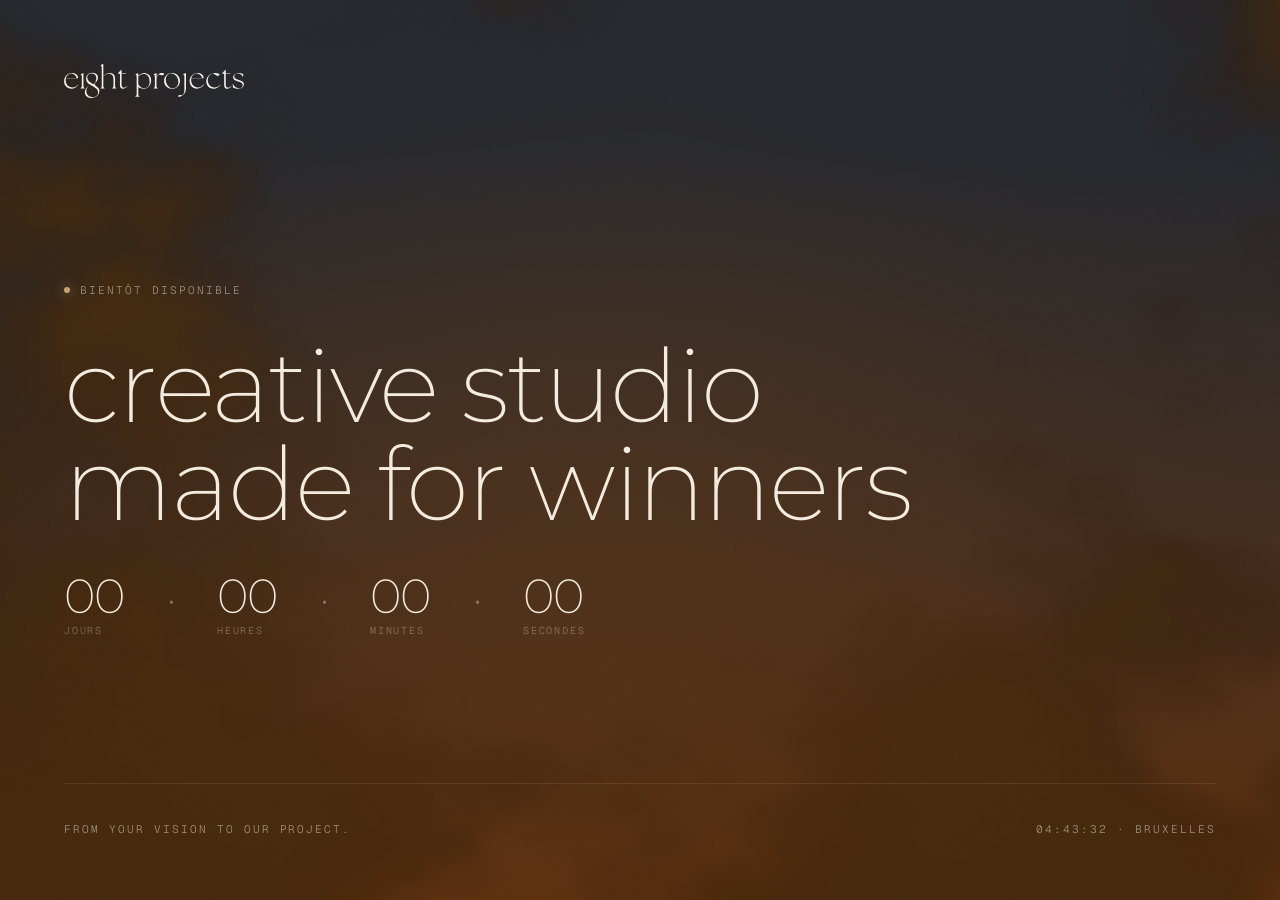
<file: coming-soon.html>
<!doctype html>
<html lang="fr">
<head>
<meta charset="utf-8" />
<meta name="viewport" content="width=device-width, initial-scale=1" />
<title>Eight Projects — Bientôt</title>
<meta name="description" content="Bientôt disponible." />
<link rel="preconnect" href="https://fonts.googleapis.com">
<link rel="preconnect" href="https://fonts.gstatic.com" crossorigin>
<link href="https://fonts.googleapis.com/css2?family=Montserrat:ital,wght@0,200;0,300;0,400;0,500;1,200;1,300;1,400&family=Geist+Mono:wght@400;500&display=swap" rel="stylesheet">
<style>
  :root {
    --ink:         #0d0a07;
    --paper:       #f5ece0;
    --bone:        #c8a070;
    --line:        rgba(255,200,140,0.10);
    --line-strong: rgba(255,200,140,0.20);
    --muted:       rgba(245,236,224,0.55);
    --muted-2:     rgba(245,236,224,0.38);
    --sans:        "Helvetica Neue", Helvetica, Arial, sans-serif;
    --display:     "Montserrat", "Helvetica Neue", Arial, sans-serif;
    --mono:        "Geist Mono", ui-monospace, "SF Mono", monospace;
    --ease:        cubic-bezier(.2,.7,.2,1);
    --pad-x:       clamp(24px, 5vw, 96px);
  }

  *, *::before, *::after { box-sizing: border-box; margin: 0; padding: 0; }

  html, body {
    height: 100%;
    background: var(--ink);
    color: var(--paper);
    font-family: var(--sans);
    font-weight: 300;
    -webkit-font-smoothing: antialiased;
    overflow: hidden;
  }

  body {
    background:
      radial-gradient(ellipse 150% 55% at 50% -5%, rgba(68,78,95,0.65) 0%, transparent 48%),
      radial-gradient(ellipse 120% 65% at 15% 55%, rgba(196,98,26,0.42) 0%, transparent 55%),
      radial-gradient(ellipse 120% 65% at 85% 50%, rgba(172,72,12,0.38) 0%, transparent 55%),
      var(--ink);
  }

  a { color: inherit; text-decoration: none; }
  ::selection { background: var(--paper); color: var(--ink); }

  /* ---- layout ---- */
  .cs {
    position: fixed;
    inset: 0;
    display: grid;
    grid-template-rows: auto 1fr auto;
    padding: var(--pad-x);
    z-index: 10;
  }

  /* ---- corners ---- */
  .cs__top {
    display: flex;
    justify-content: space-between;
    align-items: flex-start;
  }

  .cs__bot {
    display: flex;
    justify-content: space-between;
    align-items: flex-end;
  }

  .label {
    font-family: var(--mono);
    font-size: 11px;
    letter-spacing: .18em;
    text-transform: uppercase;
    color: var(--muted);
  }

  .label b { color: var(--paper); font-weight: 500; }

  /* ---- logo ---- */
  .brand {
    display: flex;
    align-items: center;
    gap: 12px;
  }

  .brand__name {
    font-family: var(--mono);
    font-size: 11px;
    letter-spacing: .18em;
    text-transform: uppercase;
    color: var(--muted);
  }

  /* ---- center ---- */
  .cs__center {
    display: flex;
    flex-direction: column;
    justify-content: center;
    align-items: flex-start;
    gap: 40px;
  }

  .cs__eyebrow {
    font-family: var(--mono);
    font-size: 11px;
    letter-spacing: .18em;
    text-transform: uppercase;
    color: var(--muted);
    display: flex;
    align-items: center;
    gap: 10px;
    opacity: 0;
    transform: translateY(10px);
    animation: fadein .8s var(--ease) .2s forwards;
  }

  .dot {
    width: 6px;
    height: 6px;
    border-radius: 50%;
    background: var(--bone);
    box-shadow: 0 0 12px rgba(216,208,189,.6);
  }

  .cs__title {
    font-family: var(--display);
    font-size: clamp(48px, 8vw, 120px);
    font-weight: 200;
    line-height: .95;
    letter-spacing: -.02em;
    color: var(--paper);
    opacity: 0;
    transform: translateY(20px);
    animation: fadein 1s var(--ease) .4s forwards;
  }

  .cs__title em {
    font-style: italic !important;
    color: var(--bone);
  }

  .cs__sub {
    font-family: var(--mono);
    font-size: 12px;
    letter-spacing: .12em;
    text-transform: uppercase;
    color: var(--muted);
    max-width: 40ch;
    line-height: 1.8;
    opacity: 0;
    transform: translateY(10px);
    animation: fadein .8s var(--ease) .7s forwards;
  }

  /* ---- line ---- */
  .cs__line {
    position: fixed;
    left: var(--pad-x);
    right: var(--pad-x);
    bottom: calc(var(--pad-x) + 52px);
    height: 1px;
    background: var(--line);
    z-index: 10;
  }

  /* ---- countdown ---- */
  .countdown {
    display: flex;
    gap: 40px;
    opacity: 0;
    transform: translateY(10px);
    animation: fadein .8s var(--ease) 1s forwards;
  }

  .countdown__item {
    display: flex;
    flex-direction: column;
    gap: 4px;
  }

  .countdown__num {
    font-family: var(--display);
    font-size: clamp(28px, 4vw, 48px);
    font-weight: 200;
    letter-spacing: -.02em;
    color: var(--paper);
    line-height: 1;
    min-width: 2ch;
  }

  .countdown__label {
    font-family: var(--mono);
    font-size: 10px;
    letter-spacing: .18em;
    text-transform: uppercase;
    color: var(--muted-2);
  }

  .countdown__sep {
    font-family: var(--display);
    font-size: clamp(28px, 4vw, 48px);
    font-weight: 200;
    color: var(--muted-2);
    align-self: flex-start;
    line-height: 1;
    margin-top: 2px;
  }

  /* ---- noise overlay ---- */
  .noise {
    position: fixed;
    inset: 0;
    pointer-events: none;
    opacity: .025;
    background-image: url("data:image/svg+xml,%3Csvg viewBox='0 0 256 256' xmlns='http://www.w3.org/2000/svg'%3E%3Cfilter id='n'%3E%3CfeTurbulence type='fractalNoise' baseFrequency='0.9' numOctaves='4' stitchTiles='stitch'/%3E%3C/filter%3E%3Crect width='100%25' height='100%25' filter='url(%23n)'/%3E%3C/svg%3E");
    background-size: 200px;
    z-index: 100;
  }

  /* ---- anim ---- */
  @keyframes fadein {
    to { opacity: 1; transform: none; }
  }

  /* ---- responsive ---- */
  @media (max-width: 600px) {
    .cs__bot .label:last-child { display: none; }
    .countdown { gap: 24px; }
  }
</style>
</head>
<body>

<div class="noise"></div>

<div class="cs">

  <!-- TOP -->
  <div class="cs__top">
    <a class="brand" href="#">
      <svg id="Calque_2" xmlns="http://www.w3.org/2000/svg" viewBox="0 0 404.9 76.56" width="180" height="34" fill="#f6f2ea">
        <path d="M79.18,58.26c-.85-4.44-4.59-7.59-8.59-10.06-1.83-1.13-2.14-3.82-.59-5.35,2.32-2.29,4.36-4.82,5.56-8,2.07-5.56-.3-11.47-5.61-13.82-4.32-1.91-9.58-1.69-13.76.62-6.82,3.77-8.75,12.87-4.17,19.28.78,1.09,1.66,2.02,2.64,2.87l.48.41c.15.13,0,0,.14.11.08.07.17.14.26.2.17.13.34.26.51.39.31.24.63.46.95.69.62.43,1.25.89,1.9,1.27.26.15.53.29.8.44,0,0,.02,0,.03.01l7.83,4.59c2.19,1.27,4.09,2.76,5.84,4.62,2.55,2.83,3.67,6.69,2.69,10.51-.74,2.87-2.69,5.05-5.32,6.31-3.58,1.73-7.36,1.7-11.03.59-2.94-.89-5.47-2.47-7.32-5.04-.1-.14-.19-.28-.27-.43-4.12-7.37-1.66-15.32,3.82-20.68,0,0,0,0,0,0,0,0,0,0,0,0-.01,0,0,0,0,0-.11.09-.86.71-1.23,1.05-3.88,3.61-7.34,8.08-7.89,13.19-1.01,9.31,7.16,14.92,15.52,14.5,3.71-.19,7.19-1.05,10.4-3.17,4.94-3.28,7.54-9.13,6.4-15.11ZM64.49,44.74c-3.62-2.03-7.54-4.41-9.98-7.54-1.81-2.56-2.71-5.69-2.05-8.86.63-3,2.61-5.35,5.36-6.4,3.24-1.24,6.95-1.01,9.95.82,2.71,1.65,4.22,4.6,4.63,7.81.02.13.03.27.03.41.21,4.87-1.23,9.39-4.01,12.94-.9,1.16-2.69,1.52-3.94.81Z"/><path d="M167.05,66.56c0,2.62.36,5.76,2.68,6.17l.02.79h-9.07s-.05-.79-.05-.79c2.47-.36,2.8-3.75,2.8-6.6V29.72s-.41-3.86-.41-3.86c-.18-1.64-2.49-2.14-2.4-2.43l.16-.53,5.38-2.3c.13-.05.5-.17.57-.06l.33.48.02,5.44c4.88-3.67,10.28-6.62,16.38-5.91,4.83.56,8.78,3.69,10.75,8.11,2.36,5.3,2.37,11.45.12,16.75-2.63,6.24-8.36,10.11-15.2,10.26-4.36.1-8.4-1.25-12.07-3.82v14.71ZM182.73,54.25c3.92-.6,6.84-3.03,8.4-6.48,1.14-2.53,1.52-5.21,1.5-8.03-.05-7.39-2.69-15.38-10.44-17.23-5.79-1.1-10.75,1.32-15.14,4.97l.04,17.01c0,1.42.79,2.87,1.6,3.99,3.17,4.38,8.56,6.61,14.04,5.77Z"/><path d="M111.14,34.03c0-5.06-1.64-9.87-6.74-11.32-6.04-1.71-11.3,1.22-16.03,5.1v20.4c.01,2.46.44,5.69,2.58,5.98l.17.89h-9.15c0-.33-.03-.7.08-.74l.53-.21c1.93-.78,2.19-3.94,2.19-6.52V9.02c0-1.49-.17-2.84-.62-4.16-.33-.95-1.35-1.33-2.15-1.84-.2-.17.26-.69.52-.8L87.71.01c.19-.08.67.26.67.51v26.24c5.35-4.22,11.98-7.52,18.74-5.9,5.45,1.4,7.62,6.4,7.63,11.78l.03,15.76c0,1.41.24,2.8.62,4.08.56,1.86,2.48,1.3,2.12,2.57h-9.13s-.02-.76-.02-.76c2.53-.46,2.78-3.95,2.78-6.89v-13.4Z"/><path d="M261.01,38.09c0,9.78-8.04,17.71-17.95,17.71s-17.95-7.93-17.95-17.71,8.04-17.71,17.95-17.71,17.95,7.93,17.95,17.71ZM257.22,38.43c-1.14-8.48-7.32-17.19-16.51-16.81-5.47.23-9.81,3.67-11.19,8.98-1.89,7.27.56,15.42,6.3,20.39,4.29,3.72,10.27,4.55,15.23,1.94s6.9-8.95,6.15-14.5Z"/><path d="M12.25,51.36c7.87,3.03,14.27,1.02,19.62-5.11l.52.6c-2.08,2.52-4.34,4.66-7.12,6.36-6.19,3.8-13.97,3.28-19.55-1.37S-1.15,39.44.92,32.74c1.51-4.88,4.98-8.69,9.69-10.76,3.89-1.64,8.11-2.02,12.2-.96,5.33,1.38,8.85,5.97,8.93,11.29H3.98c-1.47,7.64.86,15.6,8.28,19.05ZM27.88,31.51c-.33-1.81-.91-3.05-1.74-4.32-2.48-3.98-6.89-6-11.59-5.51-5.51.57-9.13,4.52-10.42,9.84h23.75Z"/><path d="M307.47,51.68c2.81-1.31,4.95-3.05,6.96-5.37l.56.33c.13.08-.17.53-.27.62-2.03,2.32-4.12,4.37-6.79,5.93-6.16,3.83-13.97,3.28-19.54-1.36-5.52-4.6-6.89-12.41-4.81-19.1,1.51-4.87,4.98-8.69,9.69-10.76,3.93-1.65,8.22-2.03,12.34-.92,5.26,1.42,8.7,5.99,8.78,11.25h-27.76c-1.49,7.63.87,15.62,8.27,19.04,3.99,1.69,8.38,1.85,12.55.33ZM310.58,31.51c-.81-3.84-3.04-6.64-6.17-8.49-3.68-1.86-8.14-1.95-11.78.13-3.11,1.78-4.99,4.9-5.84,8.37h23.78Z"/><path d="M399.89,54c-5.49,3.03-14.17,1.84-19.71-1.24l-.49-7.52c.04-.08.4-.33.46-.26.81.88,1.93,4.79,6.21,7.47,3.16,1.97,7,2.64,10.61,1.88,3.22-.68,5.29-3.3,5.28-6.49-.01-3.82-3.1-5.91-6.63-7.1l-7-2.35c-4.26-1.43-7.53-3.34-7.99-7.9-.57-5.66,4.02-9.31,9.4-9.89,4.5-.49,8.97.23,13.13,1.79l.28,6.35-.33.2c-.1.06-.32-.15-.44-.28-2.07-4.91-7.06-7.82-12.44-7.31-1.99.16-3.94.66-5.38,2.07-2.5,2.44-2.18,6.53.5,8.73,1.07.87,2.19,1.66,3.49,2.11l6.4,2.19c3.46,1.18,7.74,2.46,9.09,6.15,1.6,4.4-.36,9.16-4.45,11.42Z"/><path d="M324.45,42.01c1.71,6.16,6.86,10.17,13.2,10.66,4.24.33,8.25-.8,11.46-3.62l2.88-2.78.52.56c-1.96,2.43-4.08,4.4-6.67,6.1-7.63,5.03-18.14,3.1-23.07-4.66-3.14-4.94-3.47-11.3-1.13-16.65,2.72-6.21,8.59-10.31,15.36-11.07,5.34-.6,15,1.11,12.77,4.34-1.12,1.62-3.42,2.49-5.23,1.51l-9.06-4.93c-9.73,1.91-13.62,11.17-11.03,20.52Z"/><path d="M208.04,47.82c-.02,2.63.31,6.09,2.65,6.42l.02.83h-8.94s-.1-.62-.1-.62c-.03-.16,2.08-.68,2.29-2.5l.46-4.14v-18.51c0-1.19-.16-2.33-.41-3.44-.42-1.87-2.41-2.05-2.34-2.4l.11-.56,5.66-2.43c.17.05.51.35.6.54l.03,8.05c1.01-1.71,1.78-3.15,2.98-4.58,2.49-2.99,6.16-4.3,10.1-4.01,1.26.09,2.86.2,3.66,1.24.24,2.3-2.05,4.1-4.27,3.61l-7.44-1.66c-2.56,2.36-4.92,5.59-4.94,9.17l-.09,14.99Z"/><path d="M260.89,69.69l5.37.58c3.33-2.14,4.61-6.48,4.61-10.44l.02-30.52-.27-2.91c-.21-2.26-2.57-2.6-2.52-3.15.02-.18.31-.43.53-.53l5.02-2.14c.13-.06.38-.1.49-.1.14,0,.36.39.36.54l-.02,34.27c0,8.01-4.73,15.45-12.39,18.14-1.8.63-4.48.85-5.14-.14-.14-.21-.2-.81-.11-1.07.59-1.72,2.24-2.74,4.05-2.54Z"/><path d="M370.44,53.17c4.6-.78,5.75-4.54,6.55-3.11-2.99,3.61-8.09,7.17-12.77,5.08-2.82-1.25-3.77-4.79-3.77-7.93v-25.45s-4.4-.02-4.4-.02c-.19-.55.1-1.01.5-1.43l6.26-6.64c.32-.36.7-.53,1.24-.5v7.73s10.36,0,10.36,0l-.43.85h-9.94s.03,25.46.03,25.46c0,1.76.51,3.45,1.64,4.68s3.03,1.55,4.73,1.27Z"/><path d="M134.63,53.28c4.58-.05,6.95-3.86,7.21-3.65l.44.36c.13.11-.18.48-.32.62-2.83,2.94-6.22,5.52-10.41,5.08-4.49-.46-5.75-4.77-5.75-9.06v-24.86s-4.4-.02-4.4-.02c-.03-.44.09-.96.39-1.28l6.37-6.75c.26-.4.65-.58,1.25-.55v7.73s10.37.01,10.37.01l-.41.85h-9.96s.01,24.6.01,24.6c0,1.26.18,2.5.53,3.63.65,2.11,2.48,3.32,4.68,3.29Z"/><path d="M37.25,54.28c2.32-.41,2.68-3.6,2.68-6.15v-19.18c0-2.44-.42-4.68-2.69-5.3l.08-.77,5.29-2.27c.18-.08.45-.14.59-.13s.35.41.35.55v26.56c.01,1.52.2,2.9.47,4.33.39,2.02,2.27,2.35,2.28,2.42l.06.72h-9.13s.03-.79.03-.79Z"/>
      </svg>
    </a>
  </div>

  <!-- CENTER -->
  <div class="cs__center">
    <span class="cs__eyebrow"><span class="dot"></span>Bientôt disponible</span>

    <h1 class="cs__title">
      creative studio <br> made for winners </br>
    </h1>


    <div class="countdown" id="countdown">
      <div class="countdown__item">
        <span class="countdown__num" id="cd-days">00</span>
        <span class="countdown__label">Jours</span>
      </div>
      <span class="countdown__sep">·</span>
      <div class="countdown__item">
        <span class="countdown__num" id="cd-hours">00</span>
        <span class="countdown__label">Heures</span>
      </div>
      <span class="countdown__sep">·</span>
      <div class="countdown__item">
        <span class="countdown__num" id="cd-mins">00</span>
        <span class="countdown__label">Minutes</span>
      </div>
      <span class="countdown__sep">·</span>
      <div class="countdown__item">
        <span class="countdown__num" id="cd-secs">00</span>
        <span class="countdown__label">Secondes</span>
      </div>
    </div>
  </div>

  <!-- BOTTOM -->
  <div class="cs__bot">
    <span class="label"> From your vision to our project.</span>
    <span class="label" id="clock">00:00:00 · BRUXELLES</span>
  </div>

</div>

<div class="cs__line"></div>

<script>
  // Liquid background — WebGL canvas
  const canvas = document.createElement("canvas");
  canvas.style.cssText = "position:fixed;inset:0;width:100%;height:100%;pointer-events:none;z-index:0;";
  document.body.appendChild(canvas);

  const gl = canvas.getContext("webgl");

  const vert = `
    attribute vec2 a_pos;
    void main(){ gl_Position = vec4(a_pos,0,1); }
  `;

  const frag = `
    precision highp float;
    uniform vec2  u_res;
    uniform vec2  u_mouse;
    uniform float u_time;

    float hash(vec2 p){ return fract(sin(dot(p,vec2(127.1,311.7)))*43758.5453); }

    float noise(vec2 p){
      vec2 i = floor(p), f = fract(p);
      f = f*f*(3.-2.*f);
      float a=hash(i), b=hash(i+vec2(1,0)), c=hash(i+vec2(0,1)), d=hash(i+vec2(1,1));
      return mix(mix(a,b,f.x),mix(c,d,f.x),f.y);
    }

    float fbm(vec2 p){
      float v=0., a=.5;
      for(int i=0;i<5;i++){ v+=a*noise(p); p=p*2.1+vec2(1.7,9.2); a*=.5; }
      return v;
    }

    void main(){
      vec2 uv  = gl_FragCoord.xy / u_res;
      vec2 m   = u_mouse / u_res;
      float t  = u_time * 0.18;

      vec2 distort = vec2(
        fbm(uv * 2.5 + t + vec2(0., 1.3)),
        fbm(uv * 2.5 + t + vec2(5.2, 3.7))
      );

      float pull = 1.0 - smoothstep(0.0, 0.55, distance(uv + distort * 0.08, m));
      distort += pull * 0.18 * normalize(m - uv + 0.001);

      vec2 warped = uv + distort * 0.12;

      float f = fbm(warped * 3.0 + t * 0.6);
      float g = fbm(warped * 1.8 - t * 0.4 + 4.1);

      float blob = smoothstep(0.38, 0.62, f * 0.6 + g * 0.4);
      blob += pull * 0.25;
      blob = clamp(blob, 0., 1.);

      vec3 ink   = vec3(0.051, 0.039, 0.027);
      vec3 warm  = vec3(0.769, 0.384, 0.098);
      vec3 glow  = vec3(0.941, 0.565, 0.176);
      vec3 cool  = vec3(0.267, 0.306, 0.373);

      float sunsetT = clamp(uv.y * 1.2, 0.0, 1.0);
      vec3 sky = mix(mix(warm, cool, sunsetT), ink, 0.55);
      vec3 col = mix(sky, mix(warm * 0.18, glow * 0.28, blob), blob * 0.90);
      col += pull * 0.06 * glow;

      gl_FragColor = vec4(col, 1.0);
    }
  `;

  function compile(type, src){
    const s = gl.createShader(type);
    gl.shaderSource(s, src); gl.compileShader(s); return s;
  }

  const prog = gl.createProgram();
  gl.attachShader(prog, compile(gl.VERTEX_SHADER,   vert));
  gl.attachShader(prog, compile(gl.FRAGMENT_SHADER, frag));
  gl.linkProgram(prog); gl.useProgram(prog);

  const buf = gl.createBuffer();
  gl.bindBuffer(gl.ARRAY_BUFFER, buf);
  gl.bufferData(gl.ARRAY_BUFFER, new Float32Array([-1,-1,1,-1,-1,1,1,1]), gl.STATIC_DRAW);

  const aPos = gl.getAttribLocation(prog, "a_pos");
  gl.enableVertexAttribArray(aPos);
  gl.vertexAttribPointer(aPos, 2, gl.FLOAT, false, 0, 0);

  const uRes   = gl.getUniformLocation(prog, "u_res");
  const uMouse = gl.getUniformLocation(prog, "u_mouse");
  const uTime  = gl.getUniformLocation(prog, "u_time");

  let mx = window.innerWidth / 2, my = window.innerHeight / 2;
  let cx = mx, cy = my;

  document.addEventListener("mousemove", e => { mx = e.clientX; my = e.clientY; });

  function resize(){
    canvas.width  = window.innerWidth;
    canvas.height = window.innerHeight;
    gl.viewport(0, 0, canvas.width, canvas.height);
  }
  window.addEventListener("resize", resize); resize();

  function lerp(a,b,t){ return a+(b-a)*t; }

  function frame(t){
    cx = lerp(cx, mx, 0.04);
    cy = lerp(cy, my, 0.04);
    gl.uniform2f(uRes,   canvas.width, canvas.height);
    gl.uniform2f(uMouse, cx, canvas.height - cy);
    gl.uniform1f(uTime,  t * 0.001);
    gl.drawArrays(gl.TRIANGLE_STRIP, 0, 4);
    requestAnimationFrame(frame);
  }
  requestAnimationFrame(frame);

  // Countdown — change la date cible ici
  const target = new Date("2026-05-28T00:00:00");

  function pad(n) { return String(n).padStart(2, "0"); }

  function tick() {
    const now  = new Date();
    const diff = Math.max(0, target - now);
    const days  = Math.floor(diff / 86400000);
    const hours = Math.floor((diff % 86400000) / 3600000);
    const mins  = Math.floor((diff % 3600000)  / 60000);
    const secs  = Math.floor((diff % 60000)    / 1000);
    document.getElementById("cd-days").textContent  = pad(days);
    document.getElementById("cd-hours").textContent = pad(hours);
    document.getElementById("cd-mins").textContent  = pad(mins);
    document.getElementById("cd-secs").textContent  = pad(secs);
  }

  tick();
  setInterval(tick, 1000);

  // Clock Paris
  function clock() {
    const t = new Date().toLocaleTimeString("fr-FR", {
      timeZone: "Europe/Paris",
      hour: "2-digit", minute: "2-digit", second: "2-digit", hour12: false
    });
    document.getElementById("clock").textContent = t + " · BRUXELLES";
  }
  clock();
  setInterval(clock, 1000);
</script>

</body>
</html>
</file>
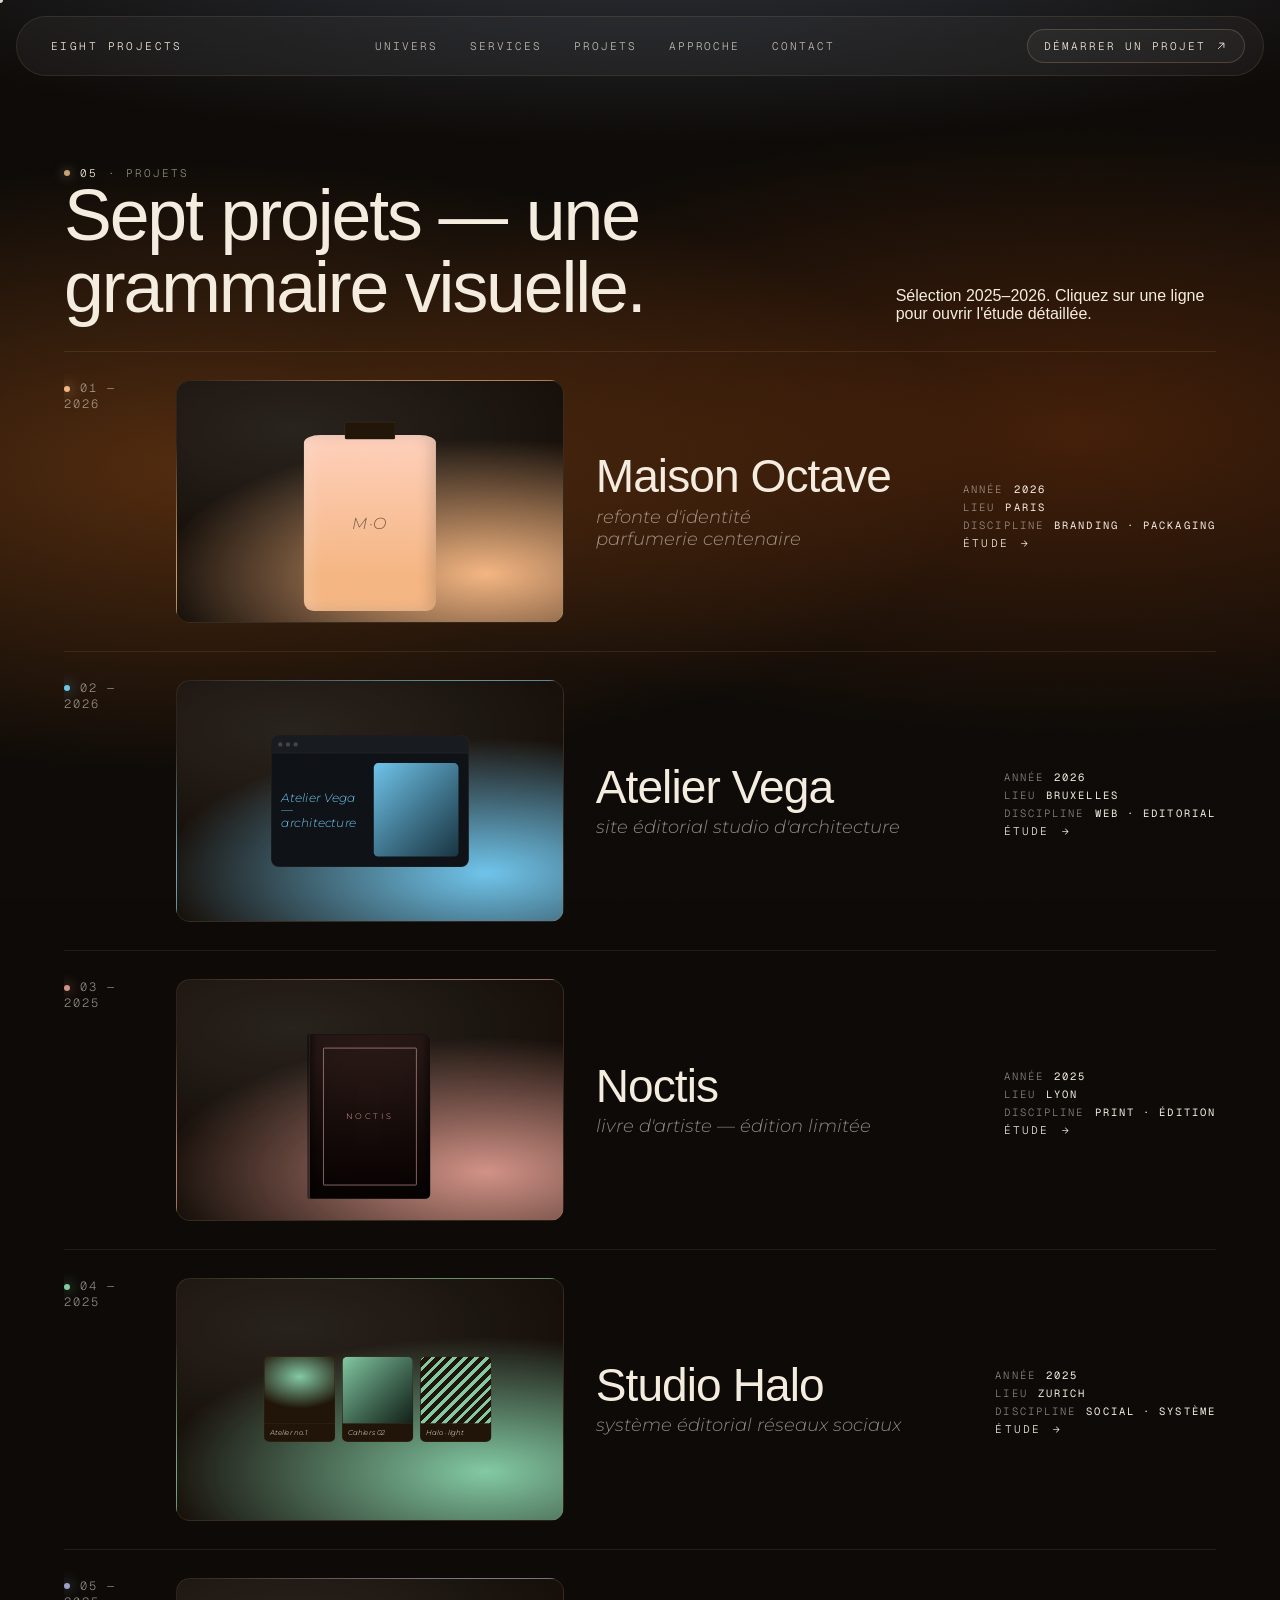
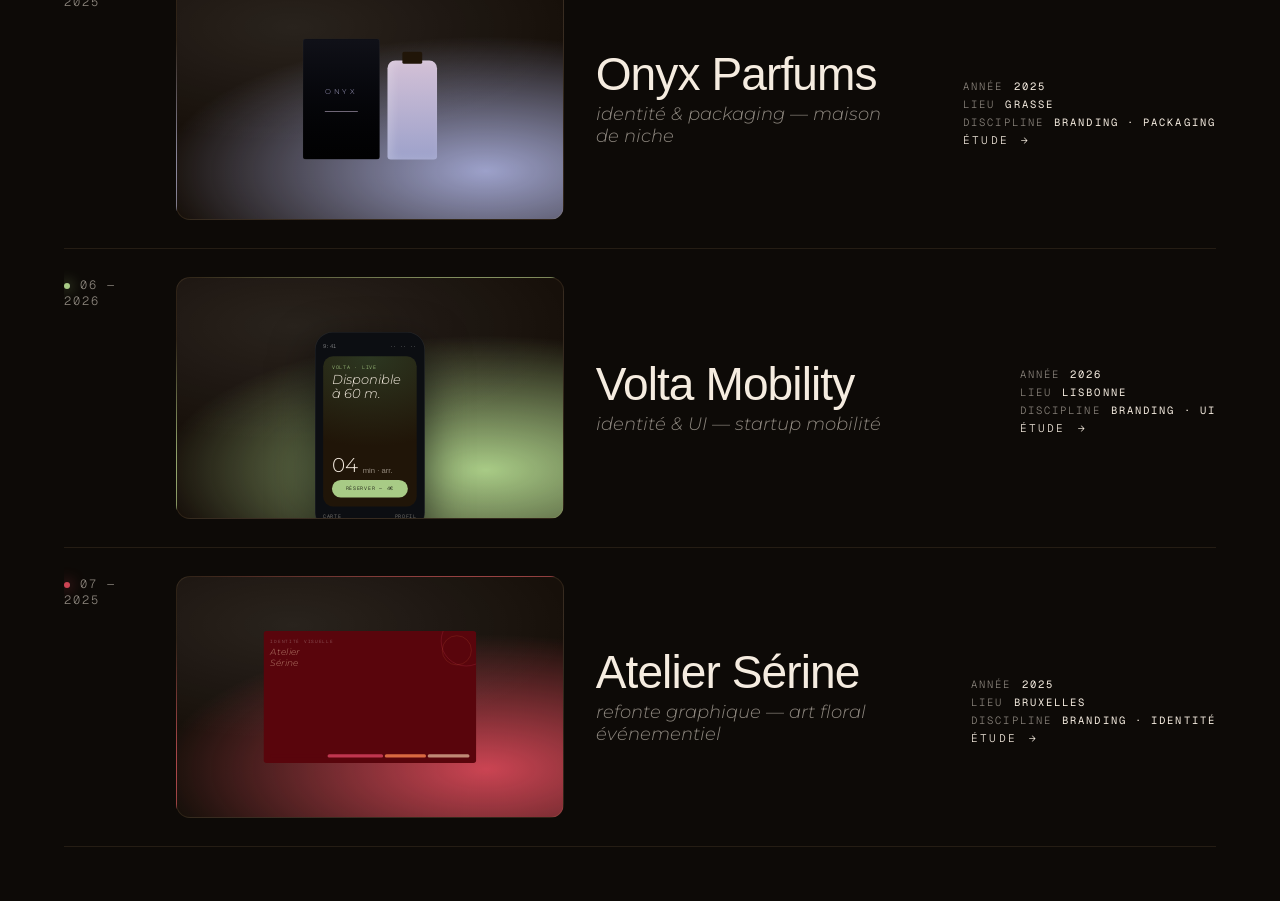
<file: projets.html>
<!doctype html>
<html lang="fr">
<head>
<meta charset="utf-8" />
<meta name="viewport" content="width=device-width, initial-scale=1" />
<title>Eight Projects — Studio créatif digital</title>
<meta name="description" content="Eight Projects — studio créatif digital. Branding, web design, direction artistique. From idea to identity. From vision to project." />
<link rel="preconnect" href="https://fonts.googleapis.com">
<link rel="preconnect" href="https://fonts.gstatic.com" crossorigin>
<link href="https://fonts.googleapis.com/css2?family=Montserrat:ital,wght@0,200;0,300;0,400;0,500;1,200;1,300;1,400&family=Geist+Mono:wght@400;500&display=swap" rel="stylesheet">
<link rel="stylesheet" href="styles/site.css" />
<style>
/* ====== SPLIT HERO ====== */
.split-hero{
  position:relative; overflow:hidden;
  min-height:100dvh;
  display:flex; flex-direction:column; justify-content:center;
  padding-top: clamp(80px,10vh,120px);
  padding-bottom: clamp(190px,28vh,300px);
}
.hero-lead{ transform:translateY(45px); }
/* dégradé animé en fond du hero */
.split-hero::before{
  content:""; position:absolute; inset:-30%;
  z-index:0; pointer-events:none;
  background:
    radial-gradient(40% 44% at 22% 30%, rgba(240,124,28,0.60), transparent 60%),
    radial-gradient(36% 42% at 78% 68%, rgba(196,80,14,0.55), transparent 60%),
    radial-gradient(42% 48% at 60% 20%, rgba(96,112,140,0.42), transparent 62%);
  filter:blur(46px);
  animation:heroDrift 13s ease-in-out infinite alternate;
}
@keyframes heroDrift{
  0%   { transform:translate3d(-9%,-7%,0) scale(1.05) rotate(0deg); }
  50%  { transform:translate3d(10%,8%,0)  scale(1.2) rotate(12deg); }
  100% { transform:translate3d(-7%,9%,0)  scale(1.1) rotate(-9deg); }
}
.split-hero > *{ position:relative; z-index:1; }
@media (prefers-reduced-motion:reduce){
  .split-hero::before{ animation:none; }
}
.split-hero__top,.split-hero__bot{
  position:relative; overflow:hidden;
  display:grid; align-items:end;
  padding:0 var(--pad-x);
}
.split-hero__top{ grid-template-columns:1fr auto; }
.split-hero__bot{ grid-template-columns:auto 1fr; }
.split-hero__word{
  font-family:var(--display); font-weight:300;
  font-size: clamp(88px,17vw,248px);
  letter-spacing:-.04em; line-height:.86;
  color:var(--paper); text-transform:uppercase;
  white-space:nowrap; user-select:none;
  padding-bottom:10px;
}
.split-hero__info{
  max-width:260px; padding-bottom:18px;
  display:flex; flex-direction:column; gap:10px;
}
.split-hero__info p{
  font-family:var(--sans); font-size:13px; line-height:1.65;
  color:var(--muted);
}
.split-hero__band{
  height:42px; overflow:hidden;
  background:var(--paper); margin:10px 0;
  display:flex; align-items:center;
}
.split-hero__band-track{
  display:flex; gap:40px; width:max-content;
  animation:sh-ticker 24s linear infinite;
  font-family:var(--mono); font-size:11px;
  letter-spacing:.18em; text-transform:uppercase;
  color:var(--ink); white-space:nowrap; padding:0 20px;
}
.split-hero__band-track .sep{ color:rgba(10,10,10,.35); }
@keyframes sh-ticker{ from{transform:translateX(0)} to{transform:translateX(-50%)} }
.split-hero__cta{
  display:flex; gap:16px; align-items:center;
  padding:28px var(--pad-x) 0;
}
.hero-lead{
  padding:0 var(--pad-x);
  display:flex; flex-direction:column; align-items:center;
  text-align:center;
  gap:clamp(28px,4vh,48px);
  max-width:100%; width:100%;
}
.hero-cta{
  position:absolute; left:0; right:0;
  bottom:clamp(120px,20vh,220px);
  justify-content:center; padding:0;
  z-index:2;
}
.hero-lead .eyebrow{ margin-bottom:4px; }
.hero-lead__title{
  font-family:"Sackers Script","Snell Roundhand","Apple Chancery",cursive;
  font-weight:400;
  font-size:clamp(28px,4.2vw,60px);
  letter-spacing:0; line-height:1.2;
  color:var(--paper); margin:0;
  white-space:nowrap;
}
.hero-lead__bullet{
  color:var(--bone); font-size:.7em;
  vertical-align:middle; margin:0 .35em;
}
/* fondu doux unique à l'arrivée */
.fade-up{
  opacity:0; transform:translateY(14px);
  animation:fadeUp 1.1s cubic-bezier(.22,1,.36,1) forwards;
  animation-delay:var(--d,0ms);
}
@keyframes fadeUp{ to{ opacity:1; transform:none; } }
@media (prefers-reduced-motion:reduce){
  .fade-up{ animation:none; opacity:1; transform:none; }
}
.split-hero__corner{
  position:absolute;
  font-family:var(--mono); font-size:11px;
  letter-spacing:.18em; text-transform:uppercase; color:var(--muted);
}
.split-hero__corner--tl{ top:clamp(16px,3vh,32px); left:var(--pad-x); }
.split-hero__corner--tr{ top:clamp(16px,3vh,32px); right:var(--pad-x); }
.split-hero__corner--bl{ bottom:clamp(20px,3vh,36px); left:var(--pad-x); }
.split-hero__corner--br{ bottom:clamp(20px,3vh,36px); right:var(--pad-x); }
@media(max-width:800px){
  .split-hero__info{ display:none; }
  .split-hero__top,.split-hero__bot{ grid-template-columns:1fr; }
}

/* ====== MANIFESTO ====== */
.manifesto { padding-inline: var(--pad-x); }
.manifesto__inner {
  border: 1px solid var(--line);
  border-radius: 24px;
  padding: clamp(24px, 3.5vw, 48px) clamp(20px, 3.5vw, 52px);
  background:
    radial-gradient(60% 60% at 0% 100%, oklch(0.82 0.10 60 / 0.10), transparent 60%),
    radial-gradient(50% 50% at 100% 0%, oklch(0.78 0.10 230 / 0.08), transparent 60%),
    rgba(255,255,255,.025);
  display: grid;
  gap: 36px;
}
.manifesto__text {
  font-family: var(--display);
  font-weight: 200;
  font-size: clamp(18px, 1.8vw, 28px);
  line-height: 1.25;
  letter-spacing: -.02em;
  color: var(--paper);
}
.manifesto__text em {
  color: var(--bone);
  font-style: italic !important;
}
.manifesto__stats {
  display: grid;
  grid-template-columns: repeat(4, 1fr);
  gap: 0;
  border-top: 1px solid var(--line);
  padding-top: 24px;
}
.manifesto__stat {
  padding-right: 24px;
  border-right: 1px solid var(--line);
  padding-left: 24px;
  display: flex;
  flex-direction: column;
  gap: 6px;
}
.manifesto__stat:first-child { padding-left: 0; }
.manifesto__stat:last-child { border-right: 0; }
.manifesto__stat b {
  font-family: var(--display);
  font-weight: 200;
  font-size: clamp(22px, 2.2vw, 36px);
  letter-spacing: -.04em;
  color: var(--paper);
  line-height: 1;
}
.manifesto__stat span {
  font-family: var(--mono);
  font-size: 10px;
  letter-spacing: .18em;
  text-transform: uppercase;
  color: var(--muted);
}
@media (max-width: 800px) {
  .manifesto__stats { grid-template-columns: 1fr 1fr; gap: 32px; }
  .manifesto__stat { border-right: 0; padding-left: 0; }
}

/* ====== TESTIMONIALS ====== */
.testimonials { padding-inline: var(--pad-x); }
.testi__head {
  display: flex;
  justify-content: space-between;
  align-items: end;
  flex-wrap: wrap;
  gap: 24px;
  padding-bottom: 48px;
}
.testi__title {
  font-size: clamp(40px, 5.6vw, 84px);
  font-weight: 200;
  line-height: .98;
  letter-spacing: -.03em;
}
.testi__title em { font-style: italic !important; font-weight: 200; color: var(--bone); }
.testi__grid {
  display: grid;
  grid-template-columns: repeat(3, 1fr);
  gap: 24px;
}
.testi__card {
  border-radius: 24px;
  padding: 40px 36px;
  display: flex;
  flex-direction: column;
  justify-content: space-between;
  gap: 40px;
  min-height: 320px;
  transition: border-color .5s var(--ease);
}
.testi__card:hover { border-color: var(--line-strong); }
.testi__quote {
  font-family: var(--sans);
  font-weight: 300;
  font-size: clamp(16px, 1.2vw, 19px);
  line-height: 1.65;
  color: var(--paper);
  font-style: italic;
}
.testi__author {
  display: flex;
  flex-direction: column;
  gap: 4px;
  border-top: 1px solid var(--line);
  padding-top: 20px;
}
.testi__name {
  font-family: var(--mono);
  font-size: 11px;
  letter-spacing: .18em;
  text-transform: uppercase;
  color: var(--paper);
}
.testi__role {
  font-family: var(--mono);
  font-size: 10px;
  letter-spacing: .16em;
  text-transform: uppercase;
  color: var(--muted);
}
@media (max-width: 900px) { .testi__grid { grid-template-columns: 1fr; } }
</style>
</head>
<body>

<nav class="nav glass">
  <a class="nav__brand" href="index.html#top">
    <span class="wm">Eight Projects</span>
  </a>
  <div class="nav__menu" role="menubar">
    <a href="index.html#univers">Univers</a>
    <a href="index.html#services">Services</a>
    <a href="projets.html">Projets</a>
    <a href="index.html#approche">Approche</a>
    <a href="index.html#contact">Contact</a>
  </div>
  <a class="nav__cta" href="index.html#contact">
    <span>Démarrer un projet</span>
    <svg class="arrow" viewBox="0 0 24 24" fill="none" stroke="currentColor" stroke-width="1.5"><path d="M7 17L17 7"/><path d="M9 7h8v8"/></svg>
  </a>
</nav>

<main style="padding-top:clamp(90px,12vh,140px)">
<section class="section projects" id="projets">
  <div class="projects__head">
    <div class="reveal">
      <span class="eyebrow"><span class="dot"></span><span class="num">05</span> · Projets</span>
      <h2 class="projects__title" data-split>Sept projets — <em>une grammaire visuelle.</em></h2>
    </div>
    <p class="hero__lede reveal" style="max-width:36ch">Sélection 2025–2026. Cliquez sur une ligne pour ouvrir l&apos;étude détaillée.</p>
  </div>

  <ol class="wk">

    <!-- 01 Maison Octave -->
    <li>
      <a class="wk__row" href="projects/maison-octave.html" style="--wk-accent: oklch(0.82 0.10 60); --wk-accent-2: oklch(0.68 0.10 60);">
        <span class="wk__num"><span class="dot"></span>01 — 2026</span>
        <div class="wk__media"><div class="wk__media-inner"><div class="mk-bottle"></div></div></div>
        <div class="wk__body">
          <div>
            <h3 class="wk__title">Maison <em>Octave</em></h3>
            <p class="wk__sub">refonte d&apos;identité parfumerie centenaire</p>
          </div>
          <div class="wk__meta">
            <span class="ln"><span>Année</span><strong>2026</strong></span>
            <span class="ln"><span>Lieu</span><strong>Paris</strong></span>
            <span class="ln"><span>Discipline</span><strong>Branding · Packaging</strong></span>
            <span class="wk__cta">Étude <span class="arr">→</span></span>
          </div>
        </div>
      </a>
    </li>

    <!-- 02 Atelier Vega -->
    <li>
      <a class="wk__row" href="projects/atelier-vega.html" style="--wk-accent: oklch(0.78 0.10 230); --wk-accent-2: oklch(0.62 0.10 230);">
        <span class="wk__num"><span class="dot"></span>02 — 2026</span>
        <div class="wk__media"><div class="wk__media-inner">
          <div class="mk-browser"><div class="mk-browser__bar"><span></span><span></span><span></span></div><div class="mk-browser__pg"><div class="h">Atelier Vega — architecture</div><div class="ph"></div></div></div>
        </div></div>
        <div class="wk__body">
          <div>
            <h3 class="wk__title">Atelier <em>Vega</em></h3>
            <p class="wk__sub">site éditorial studio d&apos;architecture</p>
          </div>
          <div class="wk__meta">
            <span class="ln"><span>Année</span><strong>2026</strong></span>
            <span class="ln"><span>Lieu</span><strong>Bruxelles</strong></span>
            <span class="ln"><span>Discipline</span><strong>Web · Editorial</strong></span>
            <span class="wk__cta">Étude <span class="arr">→</span></span>
          </div>
        </div>
      </a>
    </li>

    <!-- 03 Noctis -->
    <li>
      <a class="wk__row" href="projects/noctis.html" style="--wk-accent: oklch(0.72 0.08 30); --wk-accent-2: oklch(0.58 0.08 30);">
        <span class="wk__num"><span class="dot"></span>03 — 2025</span>
        <div class="wk__media"><div class="wk__media-inner"><div class="mk-book"></div></div></div>
        <div class="wk__body">
          <div>
            <h3 class="wk__title">Noctis</h3>
            <p class="wk__sub">livre d&apos;artiste — édition limitée</p>
          </div>
          <div class="wk__meta">
            <span class="ln"><span>Année</span><strong>2025</strong></span>
            <span class="ln"><span>Lieu</span><strong>Lyon</strong></span>
            <span class="ln"><span>Discipline</span><strong>Print · Édition</strong></span>
            <span class="wk__cta">Étude <span class="arr">→</span></span>
          </div>
        </div>
      </a>
    </li>

    <!-- 04 Studio Halo -->
    <li>
      <a class="wk__row" href="projects/studio-halo.html" style="--wk-accent: oklch(0.78 0.09 160); --wk-accent-2: oklch(0.62 0.09 160);">
        <span class="wk__num"><span class="dot"></span>04 — 2025</span>
        <div class="wk__media"><div class="wk__media-inner">
          <div class="mk-grid3">
            <div class="p"><div></div><div class="cap">Atelier no.1</div></div>
            <div class="p"><div></div><div class="cap">Cahiers 02</div></div>
            <div class="p"><div></div><div class="cap">Halo · light</div></div>
          </div>
        </div></div>
        <div class="wk__body">
          <div>
            <h3 class="wk__title">Studio <em>Halo</em></h3>
            <p class="wk__sub">système éditorial réseaux sociaux</p>
          </div>
          <div class="wk__meta">
            <span class="ln"><span>Année</span><strong>2025</strong></span>
            <span class="ln"><span>Lieu</span><strong>Zurich</strong></span>
            <span class="ln"><span>Discipline</span><strong>Social · Système</strong></span>
            <span class="wk__cta">Étude <span class="arr">→</span></span>
          </div>
        </div>
      </a>
    </li>

    <!-- 05 Onyx -->
    <li>
      <a class="wk__row" href="projects/onyx-parfums.html" style="--wk-accent: oklch(0.72 0.06 280); --wk-accent-2: oklch(0.55 0.06 280);">
        <span class="wk__num"><span class="dot"></span>05 — 2025</span>
        <div class="wk__media"><div class="wk__media-inner"><div class="mk-box"><div class="mk-box__case"></div><div class="mk-box__bottle"></div></div></div></div>
        <div class="wk__body">
          <div>
            <h3 class="wk__title">Onyx <em>Parfums</em></h3>
            <p class="wk__sub">identité &amp; packaging — maison de niche</p>
          </div>
          <div class="wk__meta">
            <span class="ln"><span>Année</span><strong>2025</strong></span>
            <span class="ln"><span>Lieu</span><strong>Grasse</strong></span>
            <span class="ln"><span>Discipline</span><strong>Branding · Packaging</strong></span>
            <span class="wk__cta">Étude <span class="arr">→</span></span>
          </div>
        </div>
      </a>
    </li>

    <!-- 06 Volta -->
    <li>
      <a class="wk__row" href="projects/volta-mobility.html" style="--wk-accent: oklch(0.80 0.10 130); --wk-accent-2: oklch(0.62 0.10 130);">
        <span class="wk__num"><span class="dot"></span>06 — 2026</span>
        <div class="wk__media"><div class="wk__media-inner">
          <div class="mk-phone">
            <div class="mk-phone__top"><span>9:41</span><span>·· ·· ··</span></div>
            <div class="mk-phone__body">
              <div class="mk-phone__title"><small>Volta · live</small>Disponible<br/>à 60 m.</div>
              <div class="mk-phone__mid"><b>04</b><em>min · arr.</em></div>
              <div class="mk-phone__cta">Réserver — 4€</div>
            </div>
            <div class="mk-phone__bot"><span>Carte</span><span>Profil</span></div>
          </div>
        </div></div>
        <div class="wk__body">
          <div>
            <h3 class="wk__title">Volta <em>Mobility</em></h3>
            <p class="wk__sub">identité &amp; UI — startup mobilité</p>
          </div>
          <div class="wk__meta">
            <span class="ln"><span>Année</span><strong>2026</strong></span>
            <span class="ln"><span>Lieu</span><strong>Lisbonne</strong></span>
            <span class="ln"><span>Discipline</span><strong>Branding · UI</strong></span>
            <span class="wk__cta">Étude <span class="arr">→</span></span>
          </div>
        </div>
      </a>
    </li>

    <!-- 07 Atelier Sérine -->
    <li>
      <a class="wk__row" href="projects/atelier-serine.html" style="--wk-accent: oklch(0.58 0.17 18); --wk-accent-2: oklch(0.42 0.15 18);">
        <span class="wk__num"><span class="dot"></span>07 — 2025</span>
        <div class="wk__media"><div class="wk__media-inner">
          <div class="mk-palette">
            <div class="mk-palette__top">
              <span class="mk-palette__label">Identité visuelle</span>
              <span class="mk-palette__title">Atelier<br/>Sérine</span>
            </div>
            <div class="mk-palette__swatches">
              <span style="background:#59050C;flex:2"></span>
              <span style="background:#BF364F;flex:2"></span>
              <span style="background:#D96941;flex:1.5"></span>
              <span style="background:#BF8975;flex:1.5"></span>
            </div>
          </div>
        </div></div>
        <div class="wk__body">
          <div>
            <h3 class="wk__title">Atelier <em>Sérine</em></h3>
            <p class="wk__sub">refonte graphique — art floral événementiel</p>
          </div>
          <div class="wk__meta">
            <span class="ln"><span>Année</span><strong>2025</strong></span>
            <span class="ln"><span>Lieu</span><strong>Bruxelles</strong></span>
            <span class="ln"><span>Discipline</span><strong>Branding · Identité</strong></span>
            <span class="wk__cta">Étude <span class="arr">→</span></span>
          </div>
        </div>
      </a>
    </li>

  </ol>
</section>
</main>

<script src="scripts/animations.js"></script>
<script src="scripts/site.js"></script>
</body>
</html>
</file>
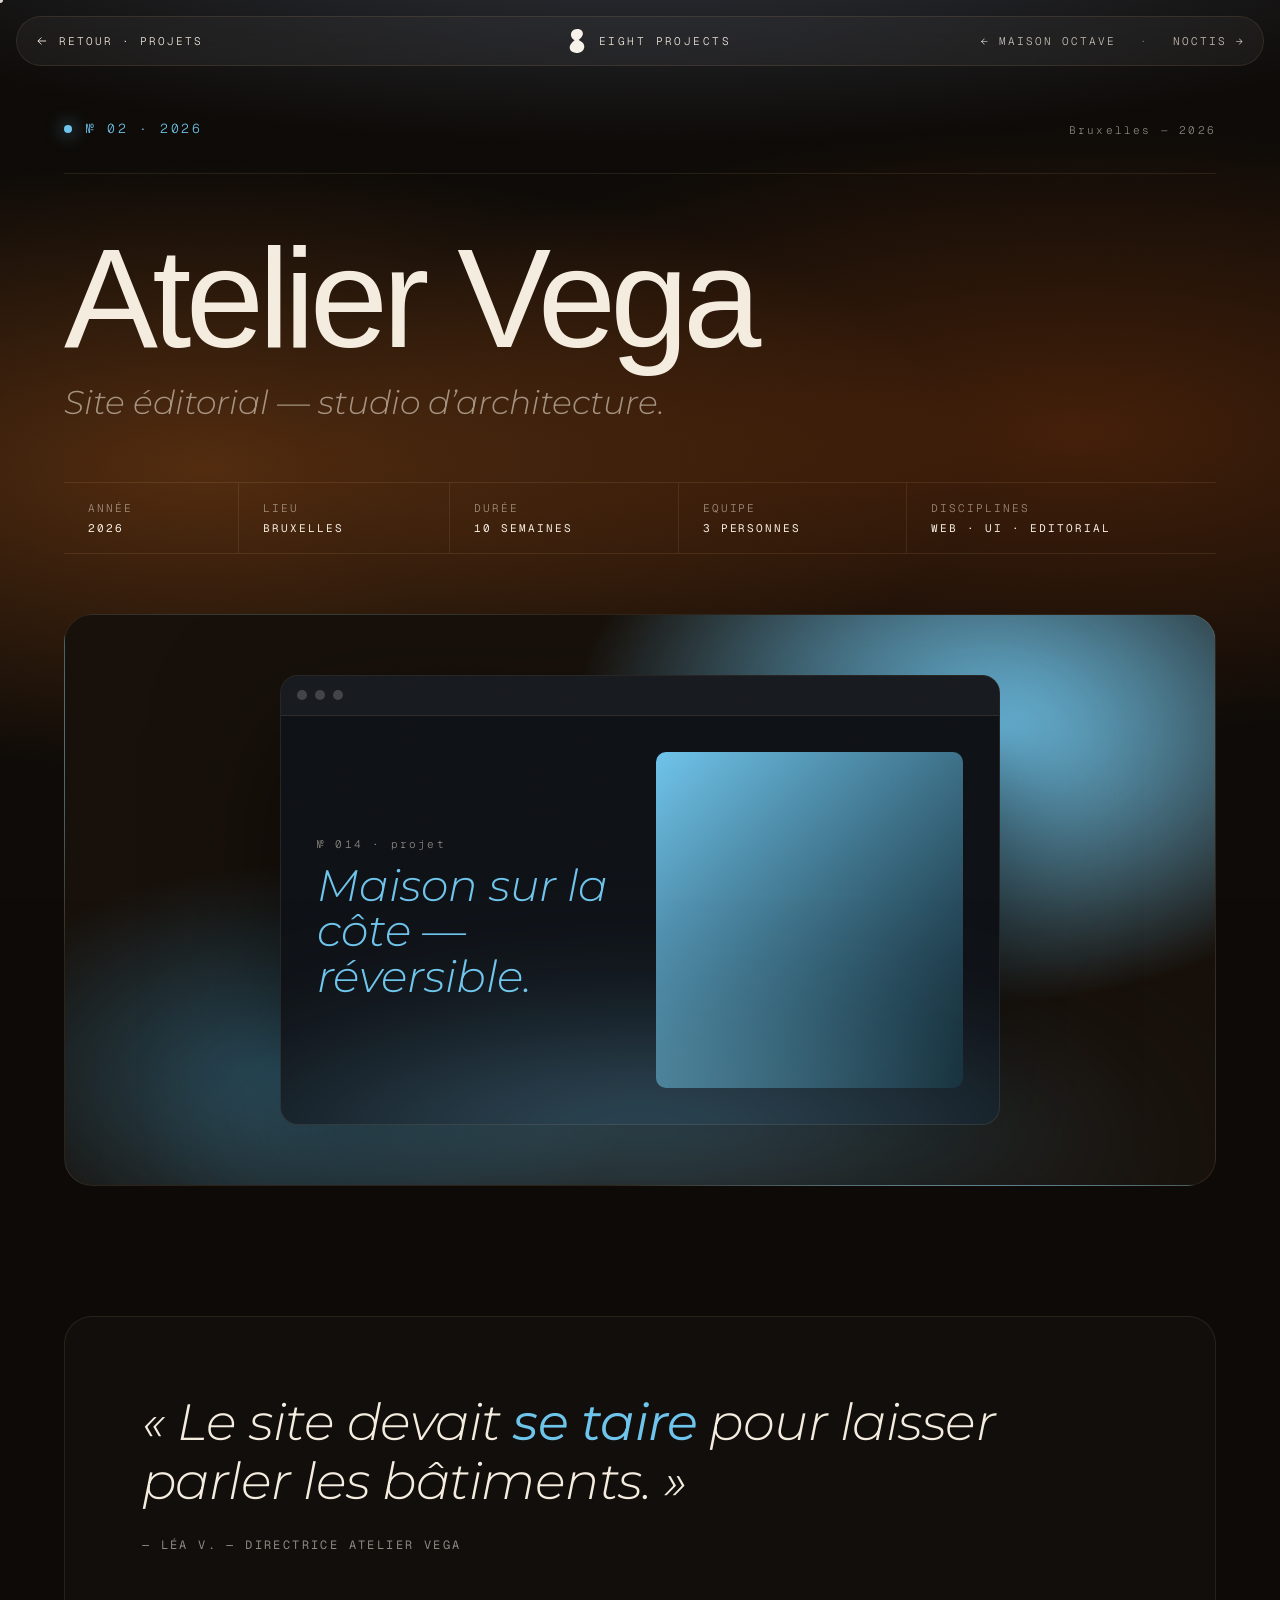
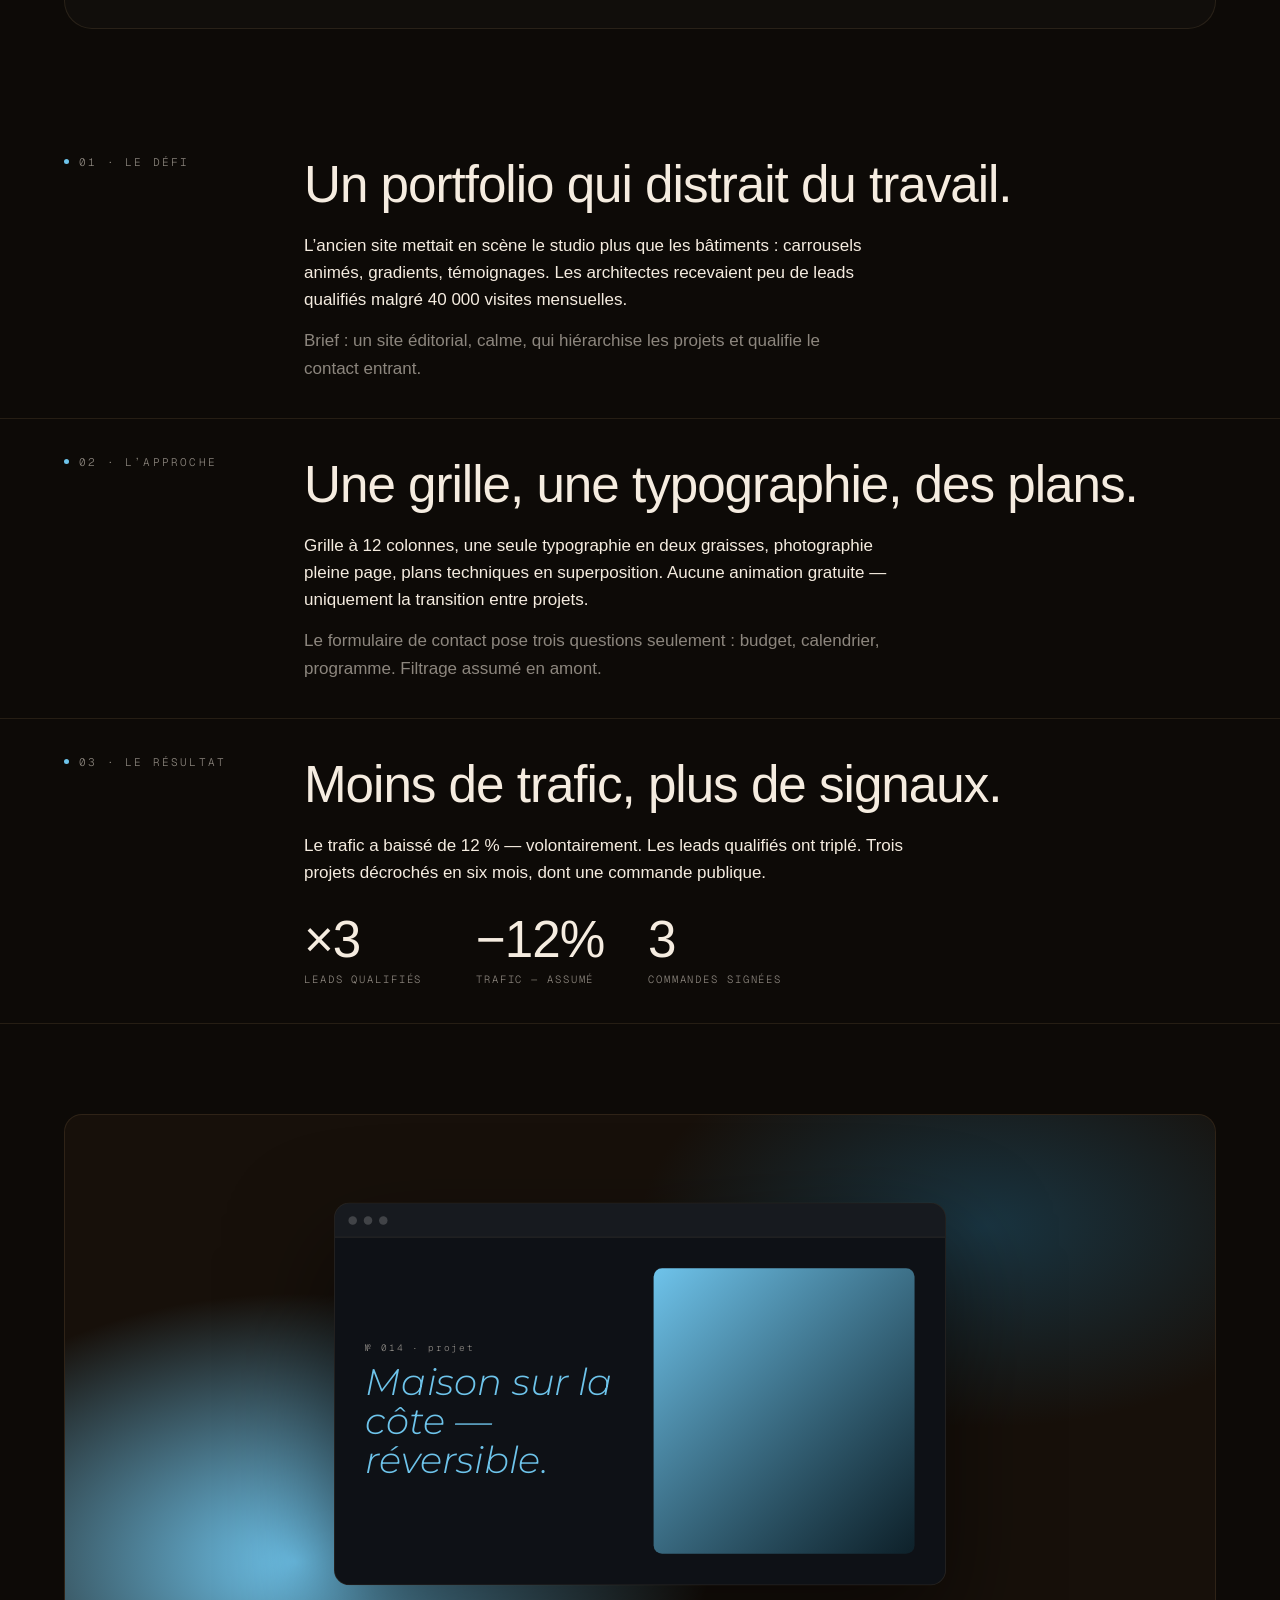
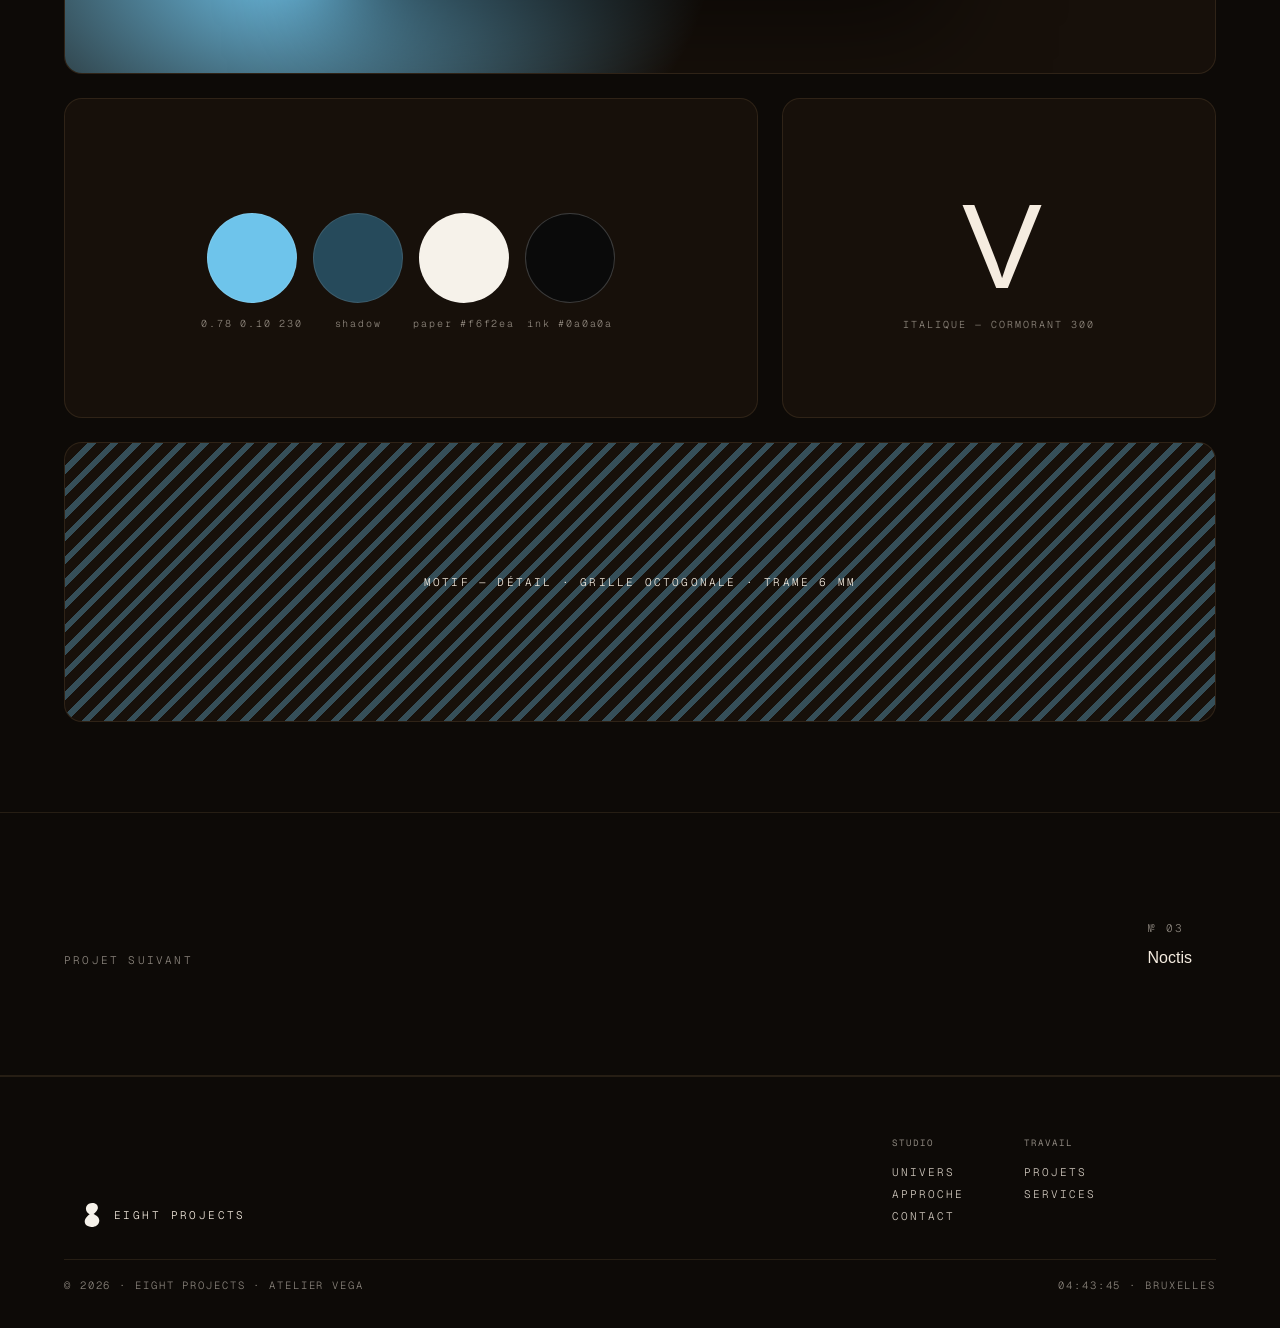
<file: projects/atelier-vega.html>
<!doctype html>
<html lang="fr">
<head>
<meta charset="utf-8" />
<meta name="viewport" content="width=device-width, initial-scale=1" />
<title>atelier vega — Eight Projects</title>
<link rel="preconnect" href="https://fonts.googleapis.com">
<link rel="preconnect" href="https://fonts.gstatic.com" crossorigin>
<link href="https://fonts.googleapis.com/css2?family=Montserrat:ital,wght@0,200;0,300;0,400;0,500;1,200;1,300;1,400&family=Geist+Mono:wght@400;500&display=swap" rel="stylesheet">
<link rel="stylesheet" href="../styles/site.css" />
<style>
  body{ --pg-accent: oklch(0.78 0.10 230); --pg-accent-2: oklch(0.62 0.10 230); }
  .proj{ --pg-accent: oklch(0.78 0.10 230); --pg-accent-2: oklch(0.62 0.10 230); }
  .proj-swatches .sw.s1{ background: oklch(0.78 0.10 230); }
  .proj-swatches .sw.s2{ background: color-mix(in oklch, oklch(0.78 0.10 230) 50%, black); }
  .proj-swatches .sw.s3{ background: #f6f2ea; }
  .proj-swatches .sw.s4{ background: #0a0a0a; border-color: rgba(255,255,255,.2); }
</style>
</head>
<body class="proj">

<nav class="proj-nav glass">
  <a class="proj-nav__back" href="../index.html#projets">
    <svg viewBox="0 0 24 24" width="14" height="14" fill="none" stroke="currentColor" stroke-width="1.5"><path d="M19 12H5"/><path d="M11 18l-6-6 6-6"/></svg>
    Retour · projets
  </a>
  <a class="nav__brand" href="../index.html">
    <svg viewBox="0 0 89.08 146.57" xmlns="http://www.w3.org/2000/svg" width="18" height="18"><path fill="#f6f2ea" d="M88.78,110.82c-2.91,22.63-23.22,34.41-45.34,35.66-10.05.57-19.83-1.5-28.29-6.85C.35,130.25-3.83,113.37,3.61,97.67c5.65-11.93,15.88-21.22,26.5-29.39C14.96,58.95,5.06,46.34,8.1,28.54c1.63-9.56,8.02-18.56,17.4-23.58,13.49-7.22,33.63-6.93,45.59,3.31,8.49,7.27,11.46,18.4,7.92,29.02-4.1,12.28-14.49,21.93-24.96,30.17,18.28,9.66,37.72,20.1,34.73,43.35Z"/></svg>
    <span class="wm">Eight Projects</span>
  </a>
  <div class="proj-nav__pager">
    <a href="maison-octave.html">← Maison Octave</a>
    <span style="opacity:.4">·</span>
    <a href="noctis.html">Noctis →</a>
  </div>
</nav>

<header class="proj-hero">
  <div class="proj-hero__head">
    <span class="proj-hero__num"><span class="dot"></span>№ 02 · 2026</span>
    <span></span>
    <span class="proj-hero__year">Bruxelles — 2026</span>
  </div>

  <h1 class="proj-hero__title reveal">Atelier <em>Vega</em></h1>
  <p class="proj-hero__sub reveal">Site éditorial — studio d’architecture.</p>

  <div class="proj-hero__meta reveal"><div><span>Année</span><b>2026</b></div><div><span>Lieu</span><b>Bruxelles</b></div><div><span>Durée</span><b>10 semaines</b></div><div><span>Equipe</span><b>3 personnes</b></div><div><span>Disciplines</span><b>Web · UI · Editorial</b></div></div>

  <div class="proj-hero__mock reveal"><div class="big-browser"><div class="bar"><span></span><span></span><span></span></div><div class="pg"><div class="h"><small>№ 014 · projet</small>Maison sur la côte — réversible.</div><div class="ph"></div></div></div></div>
</header>

<section class="proj-quote">
  <div class="proj-quote__inner reveal">
    « Le site devait <b>se taire</b> pour laisser parler les bâtiments. »
    <span class="who">— Léa V. — directrice Atelier Vega</span>
  </div>
</section>


  <section class="proj-chapter reveal">
    <span class="eb"><span class="dot"></span>01 · Le défi</span>
    <div>
      <h3>Un portfolio qui <em>distrait</em> du travail.</h3>
      <p>L’ancien site mettait en scène le studio plus que les bâtiments : carrousels animés, gradients, témoignages. Les architectes recevaient peu de leads qualifiés malgré 40&nbsp;000 visites mensuelles.</p>
      <p>Brief : un site éditorial, calme, qui hiérarchise les projets et qualifie le contact entrant.</p>
      
    </div>
  </section>
  <section class="proj-chapter reveal">
    <span class="eb"><span class="dot"></span>02 · L’approche</span>
    <div>
      <h3>Une <em>grille</em>, une <em>typographie</em>, des <em>plans</em>.</h3>
      <p>Grille à 12 colonnes, une seule typographie en deux graisses, photographie pleine page, plans techniques en superposition. Aucune animation gratuite — uniquement la transition entre projets.</p>
      <p>Le formulaire de contact pose trois questions seulement : budget, calendrier, programme. Filtrage assumé en amont.</p>
      
    </div>
  </section>
  <section class="proj-chapter reveal">
    <span class="eb"><span class="dot"></span>03 · Le résultat</span>
    <div>
      <h3>Moins de trafic, plus de <em>signaux</em>.</h3>
      <p>Le trafic a baissé de 12&nbsp;% — volontairement. Les leads qualifiés ont triplé. Trois projets décrochés en six mois, dont une commande publique.</p>
      
      <div class="figures"><div><b>×3</b><span>Leads qualifiés</span></div><div><b>−12%</b><span>Trafic — assumé</span></div><div><b>3</b><span>Commandes signées</span></div></div>
    </div>
  </section>

<section class="proj-gallery">
  <div class="proj-gallery__cell full reveal" style="padding:0">
    <div style="position:absolute; inset:0; background: radial-gradient(60% 80% at 20% 80%, oklch(0.78 0.10 230), transparent 60%), radial-gradient(50% 60% at 80% 20%, color-mix(in oklch, oklch(0.78 0.10 230) 40%, black), transparent 60%);"></div>
    <div style="position:relative; transform: scale(0.85);"><div class="big-browser"><div class="bar"><span></span><span></span><span></span></div><div class="pg"><div class="h"><small>№ 014 · projet</small>Maison sur la côte — réversible.</div><div class="ph"></div></div></div></div>
  </div>
  <div class="proj-gallery__cell tall reveal">
    <div class="proj-swatches">
      <div class="sw s1"><small>0.78 0.10 230</small></div>
      <div class="sw s2"><small>shadow</small></div>
      <div class="sw s3"><small>paper #f6f2ea</small></div>
      <div class="sw s4"><small>ink #0a0a0a</small></div>
    </div>
  </div>
  <div class="proj-gallery__cell tall reveal">
    <div class="proj-type">
      <b>V</b>
      <small>Italique — Cormorant 300</small>
    </div>
  </div>
  <div class="proj-gallery__cell full reveal" style="min-height: 280px; padding:0; overflow:hidden;">
    <div class="proj-pattern"></div>
    <div style="position:relative; font-family: var(--mono); font-size: 11px; letter-spacing:.2em; text-transform:uppercase; color: var(--paper);">
      Motif — détail · grille octogonale · trame 6 mm
    </div>
  </div>
</section>

<a class="proj-cta" href="noctis.html">
  <span class="eb">Projet suivant</span>
  <span>
    <span style="display:block; font-family: var(--mono); font-size: 11px; letter-spacing:.2em; text-transform:uppercase; color: var(--muted); margin-bottom: 14px;">№ 03</span>
    <span style="display:flex; align-items:end; gap:24px;">
      Noctis
      <svg viewBox="0 0 80 24" fill="none" stroke="currentColor" stroke-width="1.2"><path d="M2 12h74"/><path d="M64 4l12 8-12 8"/></svg>
    </span>
  </span>
</a>

<footer class="footer">
  <div>
    <a class="nav__brand" href="../index.html">
      <svg viewBox="0 0 89.08 146.57" xmlns="http://www.w3.org/2000/svg" width="22" height="22"><path fill="#f6f2ea" d="M88.78,110.82c-2.91,22.63-23.22,34.41-45.34,35.66-10.05.57-19.83-1.5-28.29-6.85C.35,130.25-3.83,113.37,3.61,97.67c5.65-11.93,15.88-21.22,26.5-29.39C14.96,58.95,5.06,46.34,8.1,28.54c1.63-9.56,8.02-18.56,17.4-23.58,13.49-7.22,33.63-6.93,45.59,3.31,8.49,7.27,11.46,18.4,7.92,29.02-4.1,12.28-14.49,21.93-24.96,30.17,18.28,9.66,37.72,20.1,34.73,43.35Z"/></svg>
      <span class="wm">Eight Projects</span>
    </a>
  </div>
  <div></div>
  <div class="footer__cols">
    <div><h5>Studio</h5><a href="../index.html#univers">Univers</a><a href="../index.html#approche">Approche</a><a href="../index.html#contact">Contact</a></div>
    <div><h5>Travail</h5><a href="../index.html#projets">Projets</a><a href="../index.html#services">Services</a></div>
  </div>
  <div class="footer__bot">
    <span>© <span data-year>2026</span> · Eight Projects · Atelier Vega</span>
    <span class="mono"><span data-clock>00:00:00 · PARIS</span></span>
  </div>
</footer>

<script src="../scripts/site.js"></script>
</body>
</html>
</file>
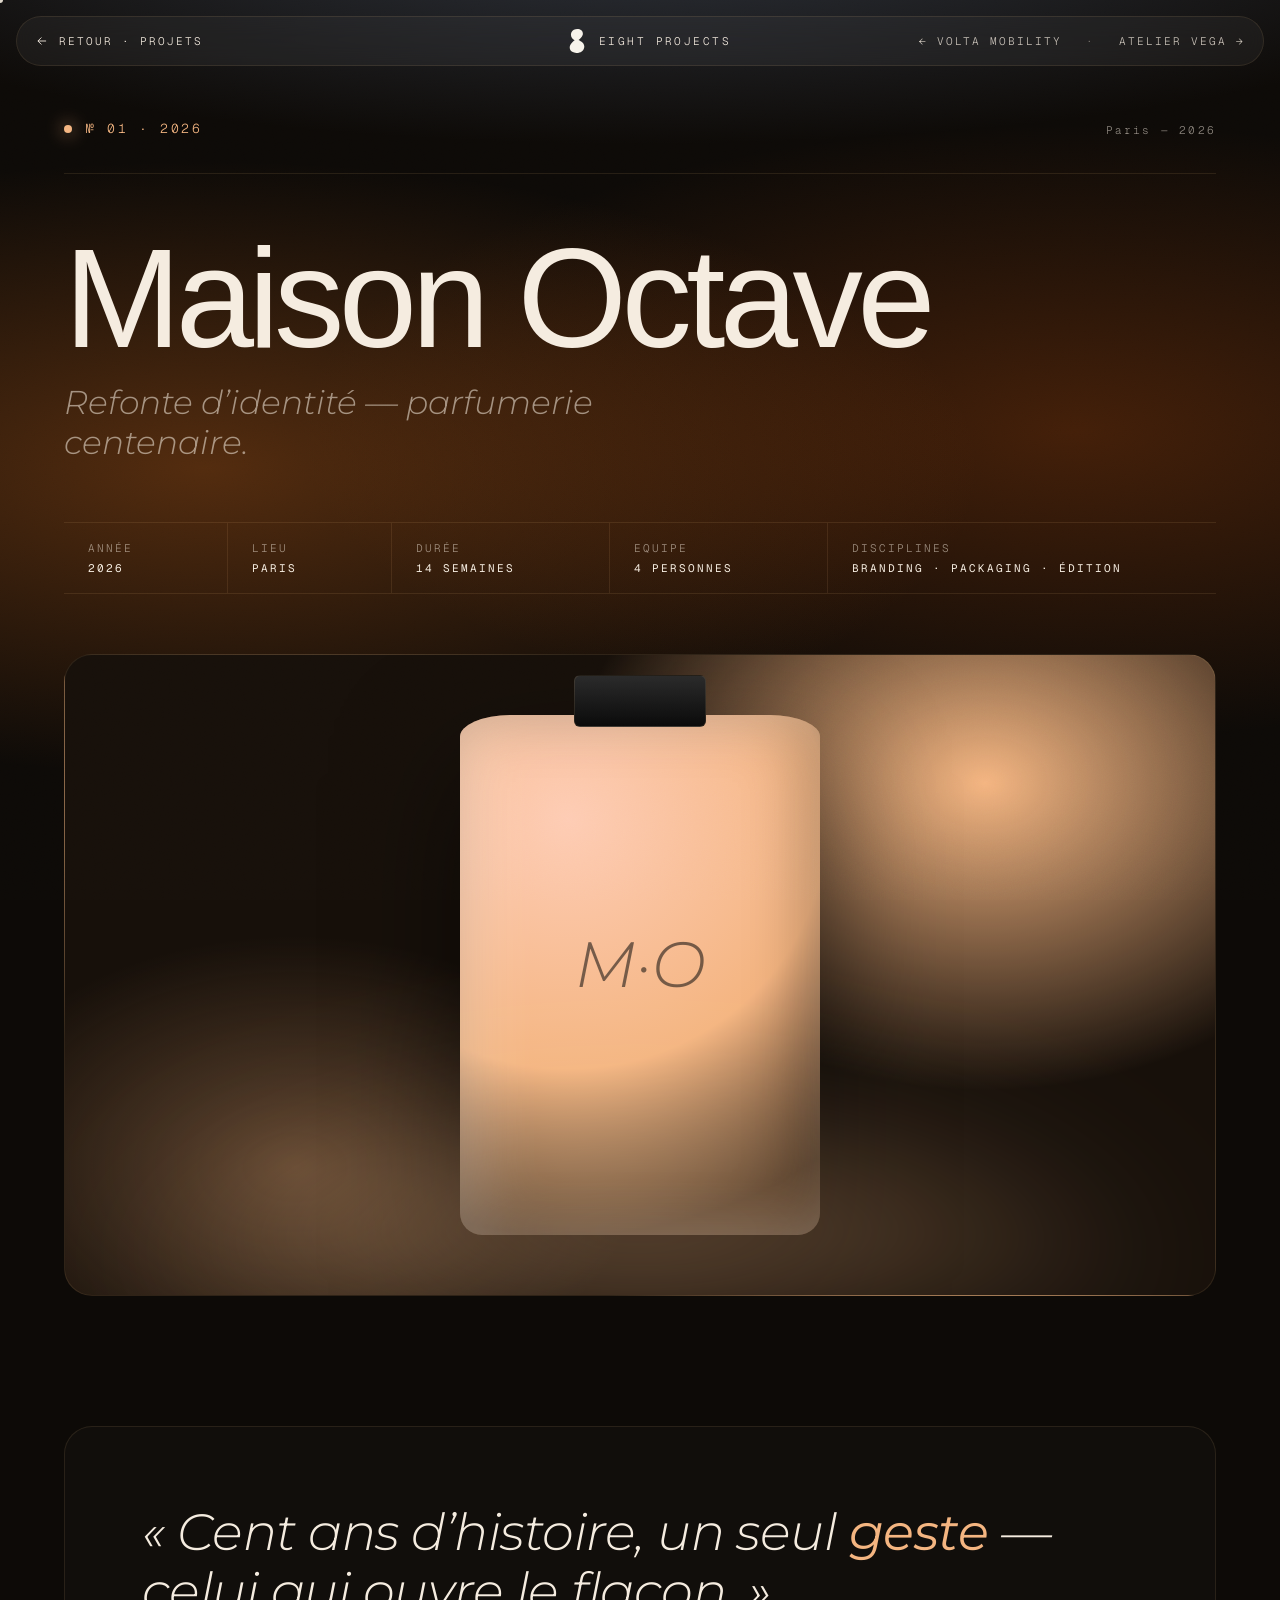
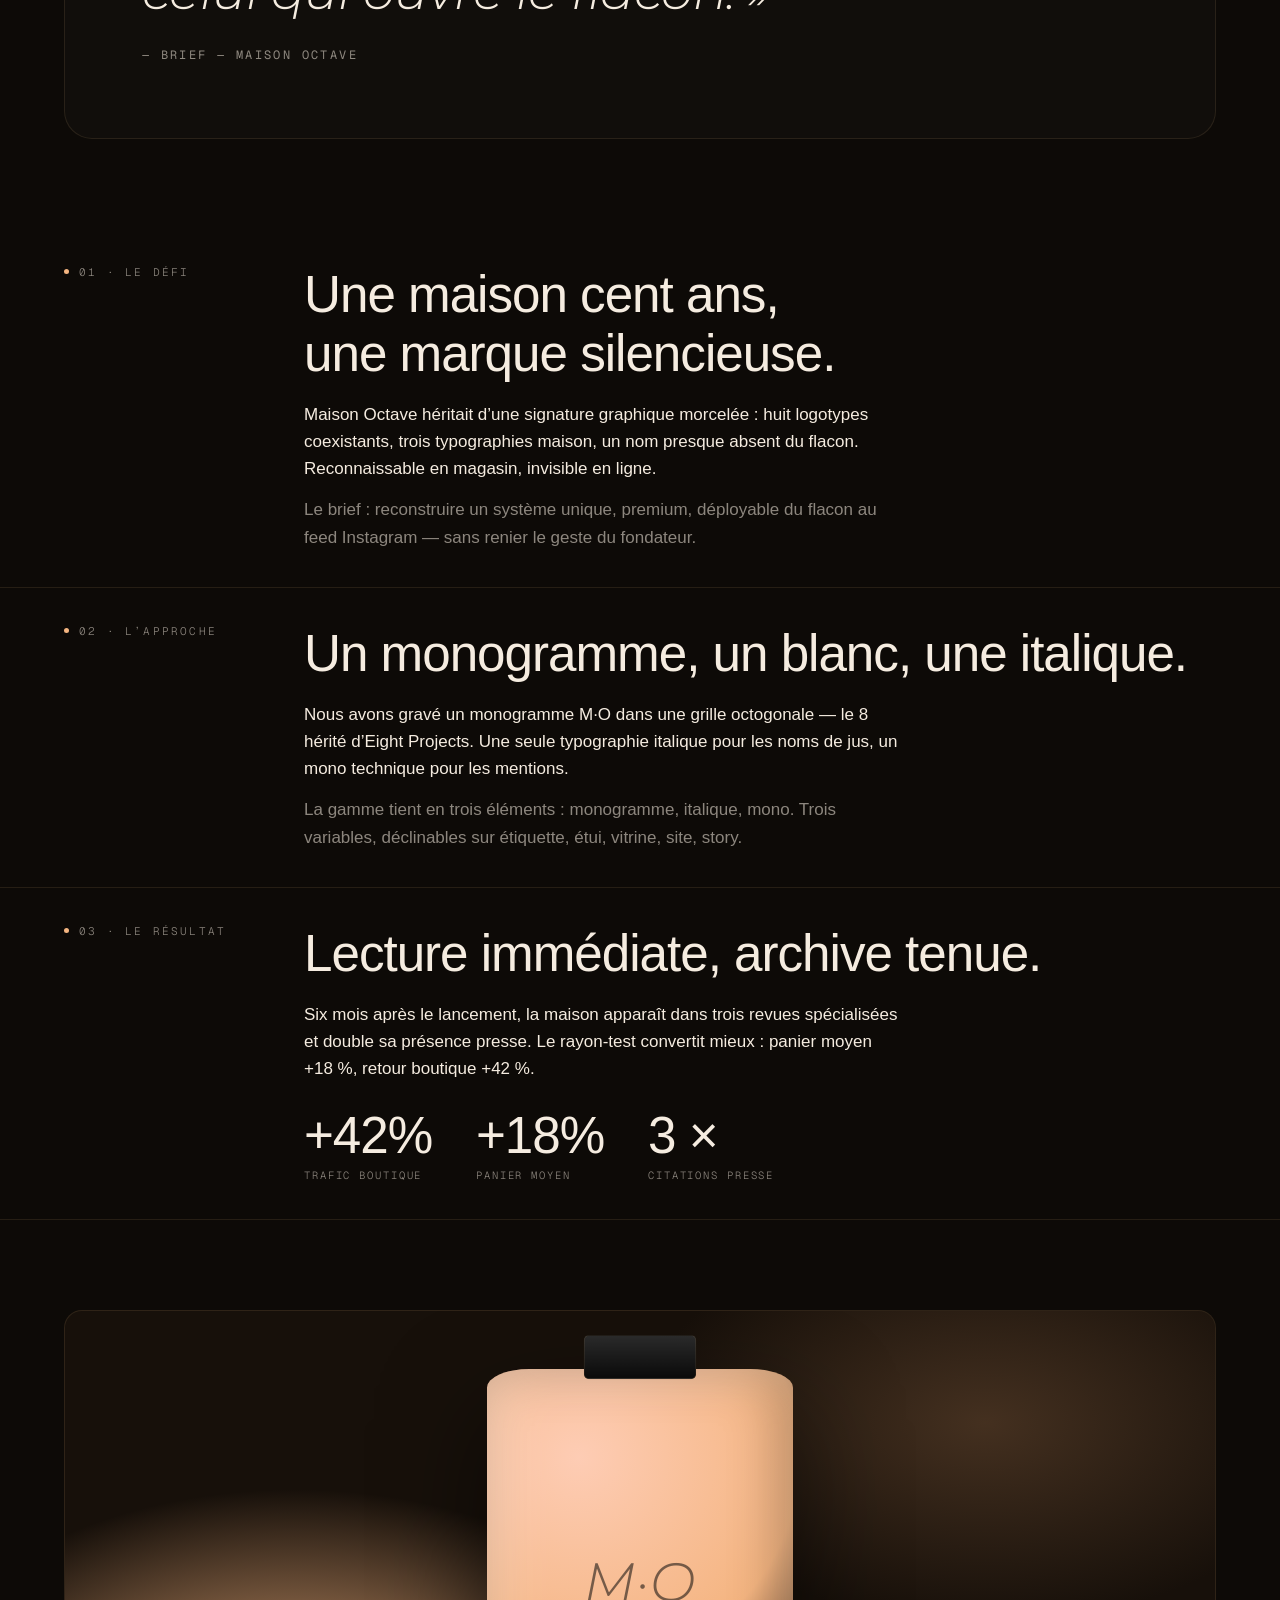
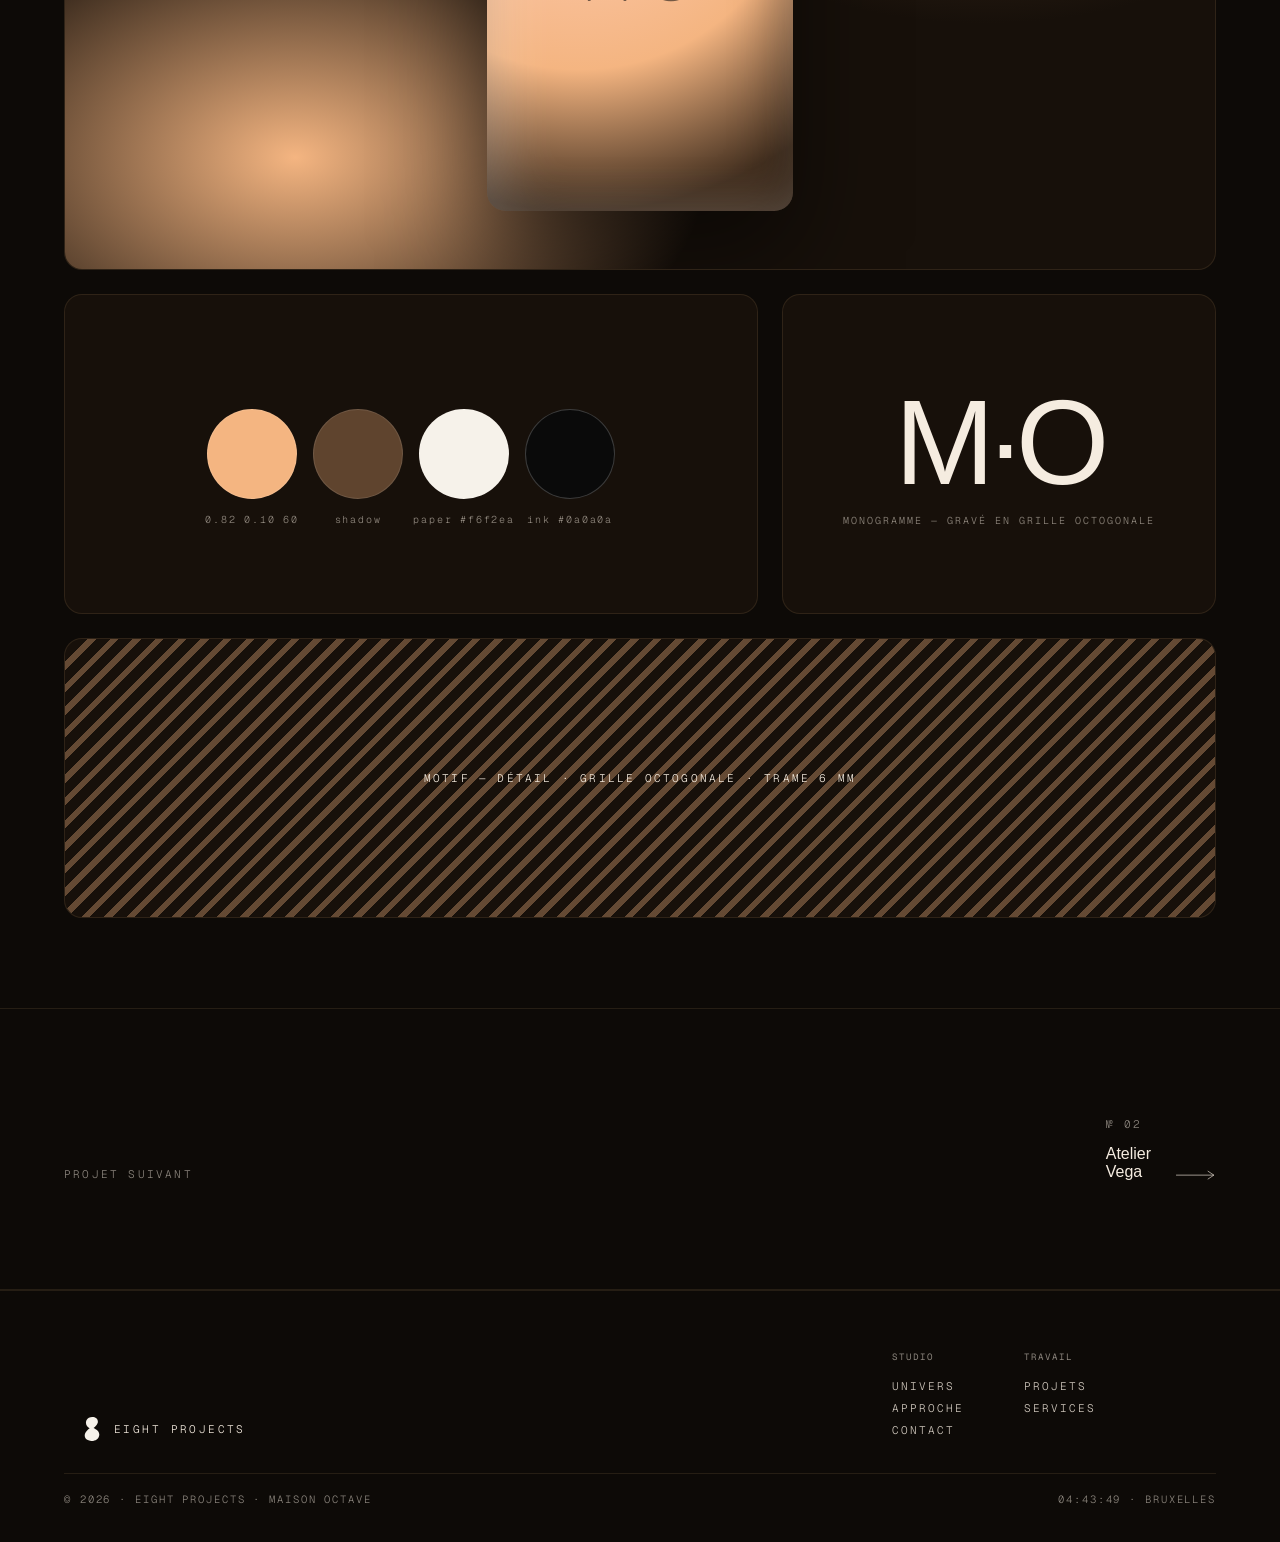
<file: projects/maison-octave.html>
<!doctype html>
<html lang="fr">
<head>
<meta charset="utf-8" />
<meta name="viewport" content="width=device-width, initial-scale=1" />
<title>maison octave — Eight Projects</title>
<link rel="preconnect" href="https://fonts.googleapis.com">
<link rel="preconnect" href="https://fonts.gstatic.com" crossorigin>
<link href="https://fonts.googleapis.com/css2?family=Montserrat:ital,wght@0,200;0,300;0,400;0,500;1,200;1,300;1,400&family=Geist+Mono:wght@400;500&display=swap" rel="stylesheet">
<link rel="stylesheet" href="../styles/site.css" />
<style>
  body{ --pg-accent: oklch(0.82 0.10 60); --pg-accent-2: oklch(0.68 0.10 60); }
  .proj{ --pg-accent: oklch(0.82 0.10 60); --pg-accent-2: oklch(0.68 0.10 60); }
  .proj-swatches .sw.s1{ background: oklch(0.82 0.10 60); }
  .proj-swatches .sw.s2{ background: color-mix(in oklch, oklch(0.82 0.10 60) 50%, black); }
  .proj-swatches .sw.s3{ background: #f6f2ea; }
  .proj-swatches .sw.s4{ background: #0a0a0a; border-color: rgba(255,255,255,.2); }
</style>
</head>
<body class="proj">

<nav class="proj-nav glass">
  <a class="proj-nav__back" href="../index.html#projets">
    <svg viewBox="0 0 24 24" width="14" height="14" fill="none" stroke="currentColor" stroke-width="1.5"><path d="M19 12H5"/><path d="M11 18l-6-6 6-6"/></svg>
    Retour · projets
  </a>
  <a class="nav__brand" href="../index.html">
    <svg viewBox="0 0 89.08 146.57" xmlns="http://www.w3.org/2000/svg" width="18" height="18"><path fill="#f6f2ea" d="M88.78,110.82c-2.91,22.63-23.22,34.41-45.34,35.66-10.05.57-19.83-1.5-28.29-6.85C.35,130.25-3.83,113.37,3.61,97.67c5.65-11.93,15.88-21.22,26.5-29.39C14.96,58.95,5.06,46.34,8.1,28.54c1.63-9.56,8.02-18.56,17.4-23.58,13.49-7.22,33.63-6.93,45.59,3.31,8.49,7.27,11.46,18.4,7.92,29.02-4.1,12.28-14.49,21.93-24.96,30.17,18.28,9.66,37.72,20.1,34.73,43.35Z"/></svg>
    <span class="wm">Eight Projects</span>
  </a>
  <div class="proj-nav__pager">
    <a href="volta-mobility.html">← Volta Mobility</a>
    <span style="opacity:.4">·</span>
    <a href="atelier-vega.html">Atelier Vega →</a>
  </div>
</nav>

<header class="proj-hero">
  <div class="proj-hero__head">
    <span class="proj-hero__num"><span class="dot"></span>№ 01 · 2026</span>
    <span></span>
    <span class="proj-hero__year">Paris — 2026</span>
  </div>

  <h1 class="proj-hero__title reveal">Maison <em>Octave</em></h1>
  <p class="proj-hero__sub reveal">Refonte d’identité — parfumerie centenaire.</p>

  <div class="proj-hero__meta reveal"><div><span>Année</span><b>2026</b></div><div><span>Lieu</span><b>Paris</b></div><div><span>Durée</span><b>14 semaines</b></div><div><span>Equipe</span><b>4 personnes</b></div><div><span>Disciplines</span><b>Branding · Packaging · Édition</b></div></div>

  <div class="proj-hero__mock reveal"><div class="big-bottle" data-mono="M·O"></div></div>
</header>

<section class="proj-quote">
  <div class="proj-quote__inner reveal">
    « Cent ans d’histoire, un seul <b>geste</b> — celui qui ouvre le flacon. »
    <span class="who">— Brief — Maison Octave</span>
  </div>
</section>


  <section class="proj-chapter reveal">
    <span class="eb"><span class="dot"></span>01 · Le défi</span>
    <div>
      <h3>Une maison <em>cent ans</em>, une marque <em>silencieuse</em>.</h3>
      <p>Maison Octave héritait d’une signature graphique morcelée : huit logotypes coexistants, trois typographies maison, un nom presque absent du flacon. Reconnaissable en magasin, invisible en ligne.</p>
      <p>Le brief : reconstruire un système unique, premium, déployable du flacon au feed Instagram — sans renier le geste du fondateur.</p>
      
    </div>
  </section>
  <section class="proj-chapter reveal">
    <span class="eb"><span class="dot"></span>02 · L’approche</span>
    <div>
      <h3>Un <em>monogramme</em>, un <em>blanc</em>, une <em>italique</em>.</h3>
      <p>Nous avons gravé un monogramme M·O dans une grille octogonale — le 8 hérité d’Eight Projects. Une seule typographie italique pour les noms de jus, un mono technique pour les mentions.</p>
      <p>La gamme tient en trois éléments : monogramme, italique, mono. Trois variables, déclinables sur étiquette, étui, vitrine, site, story.</p>
      
    </div>
  </section>
  <section class="proj-chapter reveal">
    <span class="eb"><span class="dot"></span>03 · Le résultat</span>
    <div>
      <h3>Lecture <em>immédiate</em>, archive <em>tenue</em>.</h3>
      <p>Six mois après le lancement, la maison apparaît dans trois revues spécialisées et double sa présence presse. Le rayon-test convertit mieux : panier moyen +18&nbsp;%, retour boutique +42&nbsp;%.</p>
      
      <div class="figures"><div><b>+42%</b><span>Trafic boutique</span></div><div><b>+18%</b><span>Panier moyen</span></div><div><b>3 ×</b><span>Citations presse</span></div></div>
    </div>
  </section>

<section class="proj-gallery">
  <div class="proj-gallery__cell full reveal" style="padding:0">
    <div style="position:absolute; inset:0; background: radial-gradient(60% 80% at 20% 80%, oklch(0.82 0.10 60), transparent 60%), radial-gradient(50% 60% at 80% 20%, color-mix(in oklch, oklch(0.82 0.10 60) 40%, black), transparent 60%);"></div>
    <div style="position:relative; transform: scale(0.85);"><div class="big-bottle" data-mono="M·O"></div></div>
  </div>
  <div class="proj-gallery__cell tall reveal">
    <div class="proj-swatches">
      <div class="sw s1"><small>0.82 0.10 60</small></div>
      <div class="sw s2"><small>shadow</small></div>
      <div class="sw s3"><small>paper #f6f2ea</small></div>
      <div class="sw s4"><small>ink #0a0a0a</small></div>
    </div>
  </div>
  <div class="proj-gallery__cell tall reveal">
    <div class="proj-type">
      <b>M·O</b>
      <small>Monogramme — gravé en grille octogonale</small>
    </div>
  </div>
  <div class="proj-gallery__cell full reveal" style="min-height: 280px; padding:0; overflow:hidden;">
    <div class="proj-pattern"></div>
    <div style="position:relative; font-family: var(--mono); font-size: 11px; letter-spacing:.2em; text-transform:uppercase; color: var(--paper);">
      Motif — détail · grille octogonale · trame 6 mm
    </div>
  </div>
</section>

<a class="proj-cta" href="atelier-vega.html">
  <span class="eb">Projet suivant</span>
  <span>
    <span style="display:block; font-family: var(--mono); font-size: 11px; letter-spacing:.2em; text-transform:uppercase; color: var(--muted); margin-bottom: 14px;">№ 02</span>
    <span style="display:flex; align-items:end; gap:24px;">
      Atelier Vega
      <svg viewBox="0 0 80 24" fill="none" stroke="currentColor" stroke-width="1.2"><path d="M2 12h74"/><path d="M64 4l12 8-12 8"/></svg>
    </span>
  </span>
</a>

<footer class="footer">
  <div>
    <a class="nav__brand" href="../index.html">
      <svg viewBox="0 0 89.08 146.57" xmlns="http://www.w3.org/2000/svg" width="22" height="22"><path fill="#f6f2ea" d="M88.78,110.82c-2.91,22.63-23.22,34.41-45.34,35.66-10.05.57-19.83-1.5-28.29-6.85C.35,130.25-3.83,113.37,3.61,97.67c5.65-11.93,15.88-21.22,26.5-29.39C14.96,58.95,5.06,46.34,8.1,28.54c1.63-9.56,8.02-18.56,17.4-23.58,13.49-7.22,33.63-6.93,45.59,3.31,8.49,7.27,11.46,18.4,7.92,29.02-4.1,12.28-14.49,21.93-24.96,30.17,18.28,9.66,37.72,20.1,34.73,43.35Z"/></svg>
      <span class="wm">Eight Projects</span>
    </a>
  </div>
  <div></div>
  <div class="footer__cols">
    <div><h5>Studio</h5><a href="../index.html#univers">Univers</a><a href="../index.html#approche">Approche</a><a href="../index.html#contact">Contact</a></div>
    <div><h5>Travail</h5><a href="../index.html#projets">Projets</a><a href="../index.html#services">Services</a></div>
  </div>
  <div class="footer__bot">
    <span>© <span data-year>2026</span> · Eight Projects · Maison Octave</span>
    <span class="mono"><span data-clock>00:00:00 · PARIS</span></span>
  </div>
</footer>

<script src="../scripts/site.js"></script>
</body>
</html>
</file>
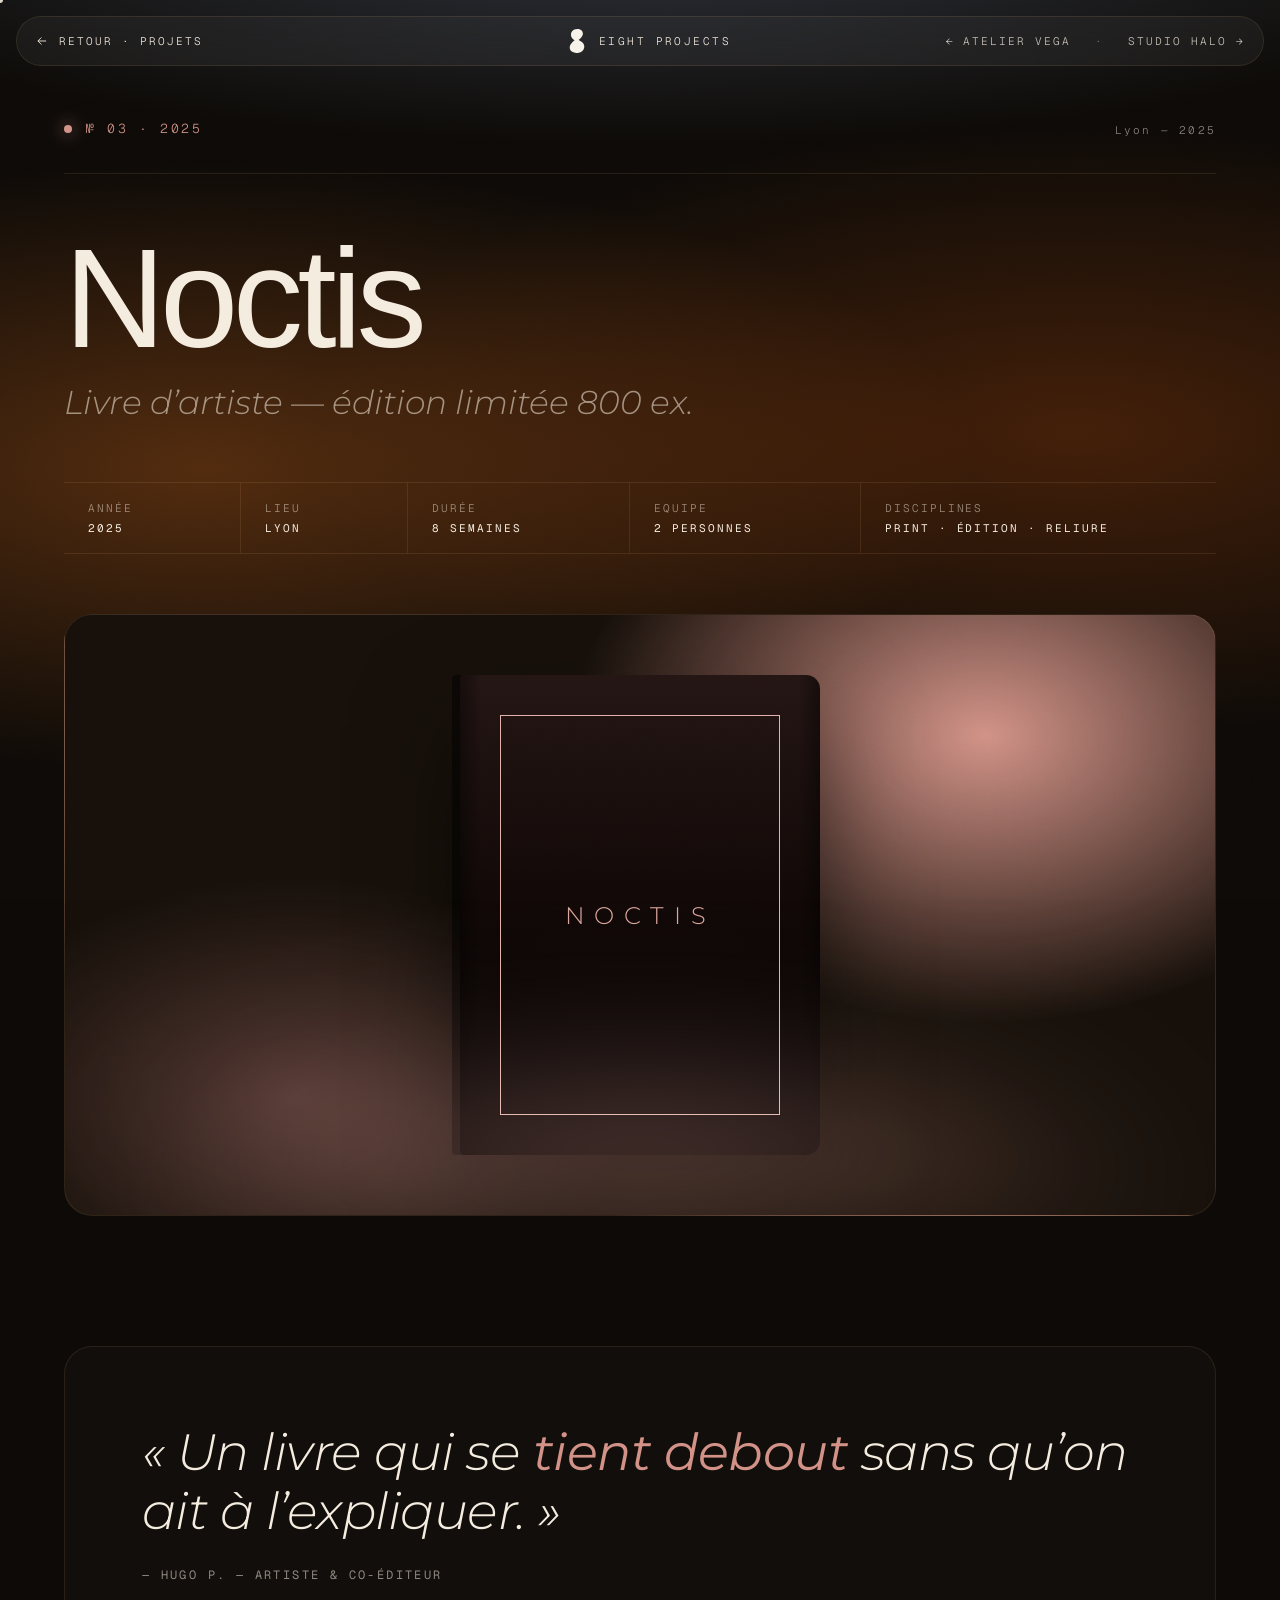
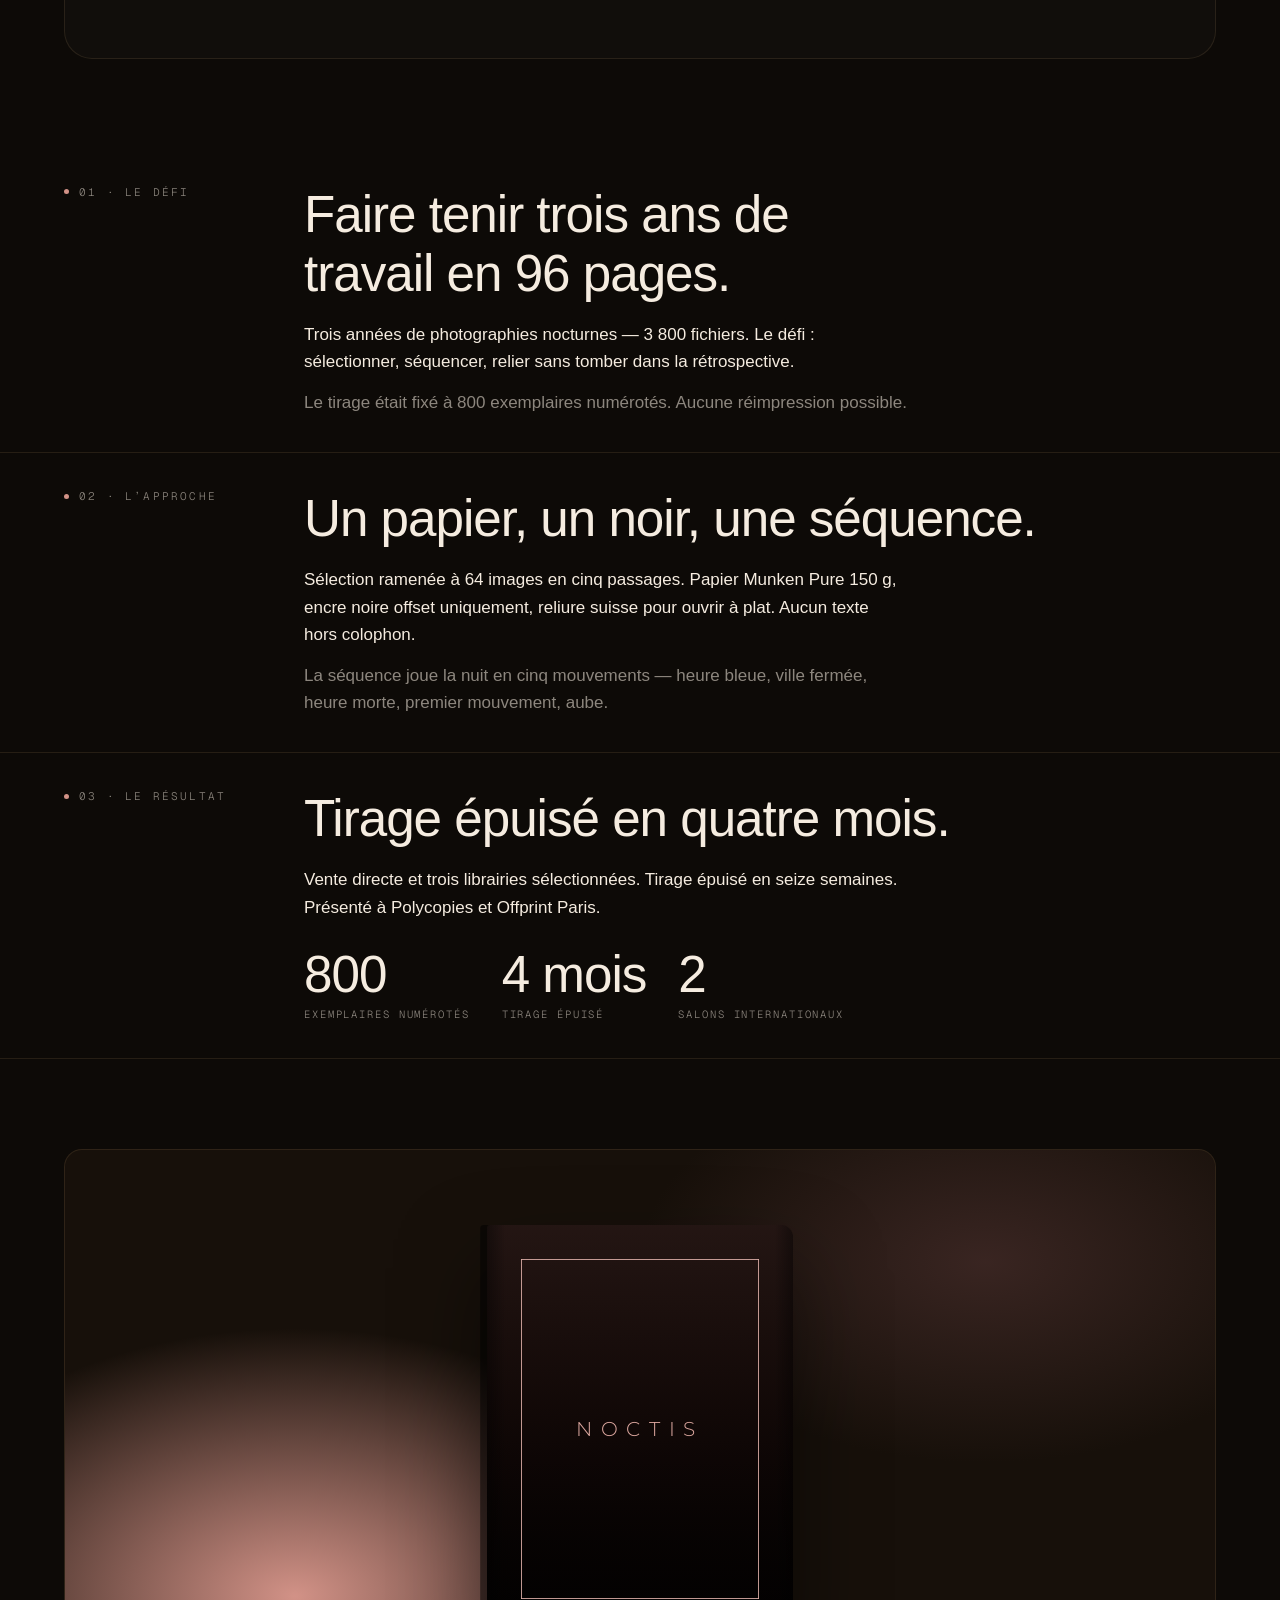
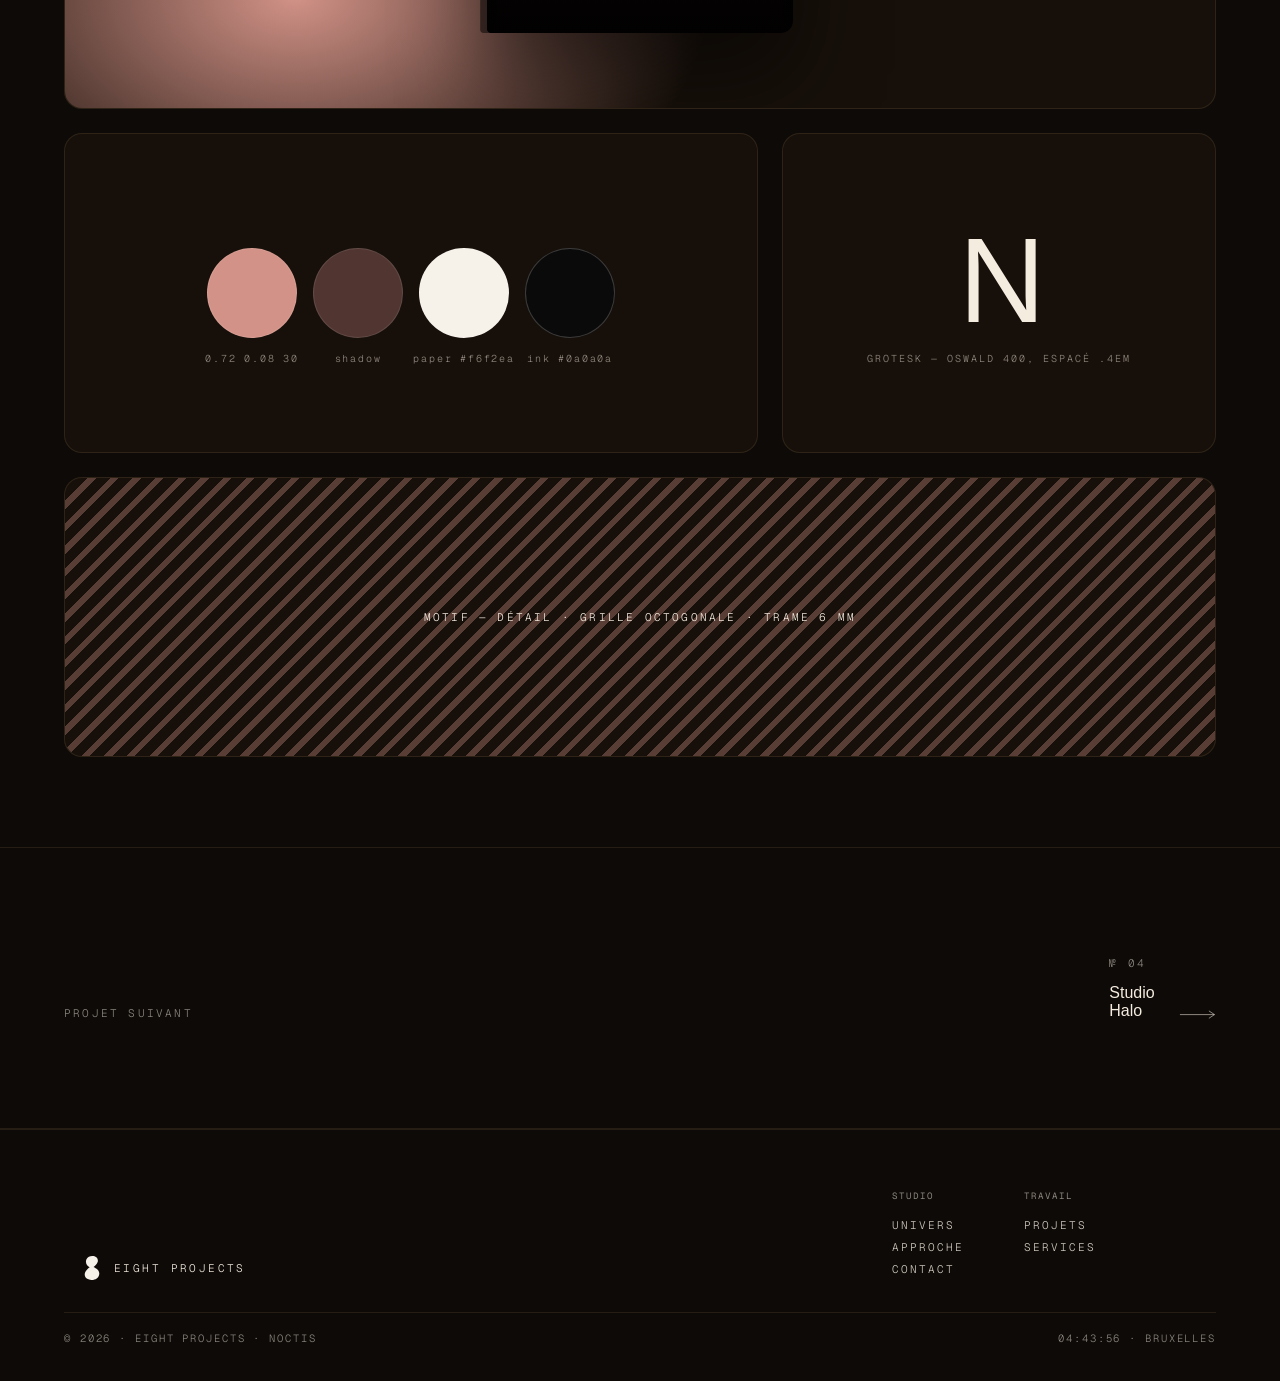
<file: projects/noctis.html>
<!doctype html>
<html lang="fr">
<head>
<meta charset="utf-8" />
<meta name="viewport" content="width=device-width, initial-scale=1" />
<title>noctis — Eight Projects</title>
<link rel="preconnect" href="https://fonts.googleapis.com">
<link rel="preconnect" href="https://fonts.gstatic.com" crossorigin>
<link href="https://fonts.googleapis.com/css2?family=Montserrat:ital,wght@0,200;0,300;0,400;0,500;1,200;1,300;1,400&family=Geist+Mono:wght@400;500&display=swap" rel="stylesheet">
<link rel="stylesheet" href="../styles/site.css" />
<style>
  body{ --pg-accent: oklch(0.72 0.08 30); --pg-accent-2: oklch(0.55 0.08 30); }
  .proj{ --pg-accent: oklch(0.72 0.08 30); --pg-accent-2: oklch(0.55 0.08 30); }
  .proj-swatches .sw.s1{ background: oklch(0.72 0.08 30); }
  .proj-swatches .sw.s2{ background: color-mix(in oklch, oklch(0.72 0.08 30) 50%, black); }
  .proj-swatches .sw.s3{ background: #f6f2ea; }
  .proj-swatches .sw.s4{ background: #0a0a0a; border-color: rgba(255,255,255,.2); }
</style>
</head>
<body class="proj">

<nav class="proj-nav glass">
  <a class="proj-nav__back" href="../index.html#projets">
    <svg viewBox="0 0 24 24" width="14" height="14" fill="none" stroke="currentColor" stroke-width="1.5"><path d="M19 12H5"/><path d="M11 18l-6-6 6-6"/></svg>
    Retour · projets
  </a>
  <a class="nav__brand" href="../index.html">
    <svg viewBox="0 0 89.08 146.57" xmlns="http://www.w3.org/2000/svg" width="18" height="18"><path fill="#f6f2ea" d="M88.78,110.82c-2.91,22.63-23.22,34.41-45.34,35.66-10.05.57-19.83-1.5-28.29-6.85C.35,130.25-3.83,113.37,3.61,97.67c5.65-11.93,15.88-21.22,26.5-29.39C14.96,58.95,5.06,46.34,8.1,28.54c1.63-9.56,8.02-18.56,17.4-23.58,13.49-7.22,33.63-6.93,45.59,3.31,8.49,7.27,11.46,18.4,7.92,29.02-4.1,12.28-14.49,21.93-24.96,30.17,18.28,9.66,37.72,20.1,34.73,43.35Z"/></svg>
    <span class="wm">Eight Projects</span>
  </a>
  <div class="proj-nav__pager">
    <a href="atelier-vega.html">← Atelier Vega</a>
    <span style="opacity:.4">·</span>
    <a href="studio-halo.html">Studio Halo →</a>
  </div>
</nav>

<header class="proj-hero">
  <div class="proj-hero__head">
    <span class="proj-hero__num"><span class="dot"></span>№ 03 · 2025</span>
    <span></span>
    <span class="proj-hero__year">Lyon — 2025</span>
  </div>

  <h1 class="proj-hero__title reveal">Noctis</h1>
  <p class="proj-hero__sub reveal">Livre d’artiste — édition limitée 800 ex.</p>

  <div class="proj-hero__meta reveal"><div><span>Année</span><b>2025</b></div><div><span>Lieu</span><b>Lyon</b></div><div><span>Durée</span><b>8 semaines</b></div><div><span>Equipe</span><b>2 personnes</b></div><div><span>Disciplines</span><b>Print · Édition · Reliure</b></div></div>

  <div class="proj-hero__mock reveal"><div class="big-book" data-title="NOCTIS"></div></div>
</header>

<section class="proj-quote">
  <div class="proj-quote__inner reveal">
    « Un livre qui se <b>tient debout</b> sans qu’on ait à l’expliquer. »
    <span class="who">— Hugo P. — artiste & co-éditeur</span>
  </div>
</section>


  <section class="proj-chapter reveal">
    <span class="eb"><span class="dot"></span>01 · Le défi</span>
    <div>
      <h3>Faire <em>tenir</em> trois ans de travail en 96 pages.</h3>
      <p>Trois années de photographies nocturnes — 3&nbsp;800 fichiers. Le défi : sélectionner, séquencer, relier sans tomber dans la rétrospective.</p>
      <p>Le tirage était fixé à 800 exemplaires numérotés. Aucune réimpression possible.</p>
      
    </div>
  </section>
  <section class="proj-chapter reveal">
    <span class="eb"><span class="dot"></span>02 · L’approche</span>
    <div>
      <h3>Un <em>papier</em>, un <em>noir</em>, une <em>séquence</em>.</h3>
      <p>Sélection ramenée à 64 images en cinq passages. Papier Munken Pure 150&nbsp;g, encre noire offset uniquement, reliure suisse pour ouvrir à plat. Aucun texte hors colophon.</p>
      <p>La séquence joue la nuit en cinq mouvements — heure bleue, ville fermée, heure morte, premier mouvement, aube.</p>
      
    </div>
  </section>
  <section class="proj-chapter reveal">
    <span class="eb"><span class="dot"></span>03 · Le résultat</span>
    <div>
      <h3>Tirage <em>épuisé</em> en quatre mois.</h3>
      <p>Vente directe et trois librairies sélectionnées. Tirage épuisé en seize semaines. Présenté à Polycopies et Offprint Paris.</p>
      
      <div class="figures"><div><b>800</b><span>Exemplaires numérotés</span></div><div><b>4 mois</b><span>Tirage épuisé</span></div><div><b>2</b><span>Salons internationaux</span></div></div>
    </div>
  </section>

<section class="proj-gallery">
  <div class="proj-gallery__cell full reveal" style="padding:0">
    <div style="position:absolute; inset:0; background: radial-gradient(60% 80% at 20% 80%, oklch(0.72 0.08 30), transparent 60%), radial-gradient(50% 60% at 80% 20%, color-mix(in oklch, oklch(0.72 0.08 30) 40%, black), transparent 60%);"></div>
    <div style="position:relative; transform: scale(0.85);"><div class="big-book" data-title="NOCTIS"></div></div>
  </div>
  <div class="proj-gallery__cell tall reveal">
    <div class="proj-swatches">
      <div class="sw s1"><small>0.72 0.08 30</small></div>
      <div class="sw s2"><small>shadow</small></div>
      <div class="sw s3"><small>paper #f6f2ea</small></div>
      <div class="sw s4"><small>ink #0a0a0a</small></div>
    </div>
  </div>
  <div class="proj-gallery__cell tall reveal">
    <div class="proj-type">
      <b>N</b>
      <small>Grotesk — Oswald 400, espacé .4em</small>
    </div>
  </div>
  <div class="proj-gallery__cell full reveal" style="min-height: 280px; padding:0; overflow:hidden;">
    <div class="proj-pattern"></div>
    <div style="position:relative; font-family: var(--mono); font-size: 11px; letter-spacing:.2em; text-transform:uppercase; color: var(--paper);">
      Motif — détail · grille octogonale · trame 6 mm
    </div>
  </div>
</section>

<a class="proj-cta" href="studio-halo.html">
  <span class="eb">Projet suivant</span>
  <span>
    <span style="display:block; font-family: var(--mono); font-size: 11px; letter-spacing:.2em; text-transform:uppercase; color: var(--muted); margin-bottom: 14px;">№ 04</span>
    <span style="display:flex; align-items:end; gap:24px;">
      Studio Halo
      <svg viewBox="0 0 80 24" fill="none" stroke="currentColor" stroke-width="1.2"><path d="M2 12h74"/><path d="M64 4l12 8-12 8"/></svg>
    </span>
  </span>
</a>

<footer class="footer">
  <div>
    <a class="nav__brand" href="../index.html">
      <svg viewBox="0 0 89.08 146.57" xmlns="http://www.w3.org/2000/svg" width="22" height="22"><path fill="#f6f2ea" d="M88.78,110.82c-2.91,22.63-23.22,34.41-45.34,35.66-10.05.57-19.83-1.5-28.29-6.85C.35,130.25-3.83,113.37,3.61,97.67c5.65-11.93,15.88-21.22,26.5-29.39C14.96,58.95,5.06,46.34,8.1,28.54c1.63-9.56,8.02-18.56,17.4-23.58,13.49-7.22,33.63-6.93,45.59,3.31,8.49,7.27,11.46,18.4,7.92,29.02-4.1,12.28-14.49,21.93-24.96,30.17,18.28,9.66,37.72,20.1,34.73,43.35Z"/></svg>
      <span class="wm">Eight Projects</span>
    </a>
  </div>
  <div></div>
  <div class="footer__cols">
    <div><h5>Studio</h5><a href="../index.html#univers">Univers</a><a href="../index.html#approche">Approche</a><a href="../index.html#contact">Contact</a></div>
    <div><h5>Travail</h5><a href="../index.html#projets">Projets</a><a href="../index.html#services">Services</a></div>
  </div>
  <div class="footer__bot">
    <span>© <span data-year>2026</span> · Eight Projects · Noctis</span>
    <span class="mono"><span data-clock>00:00:00 · PARIS</span></span>
  </div>
</footer>

<script src="../scripts/site.js"></script>
</body>
</html>
</file>
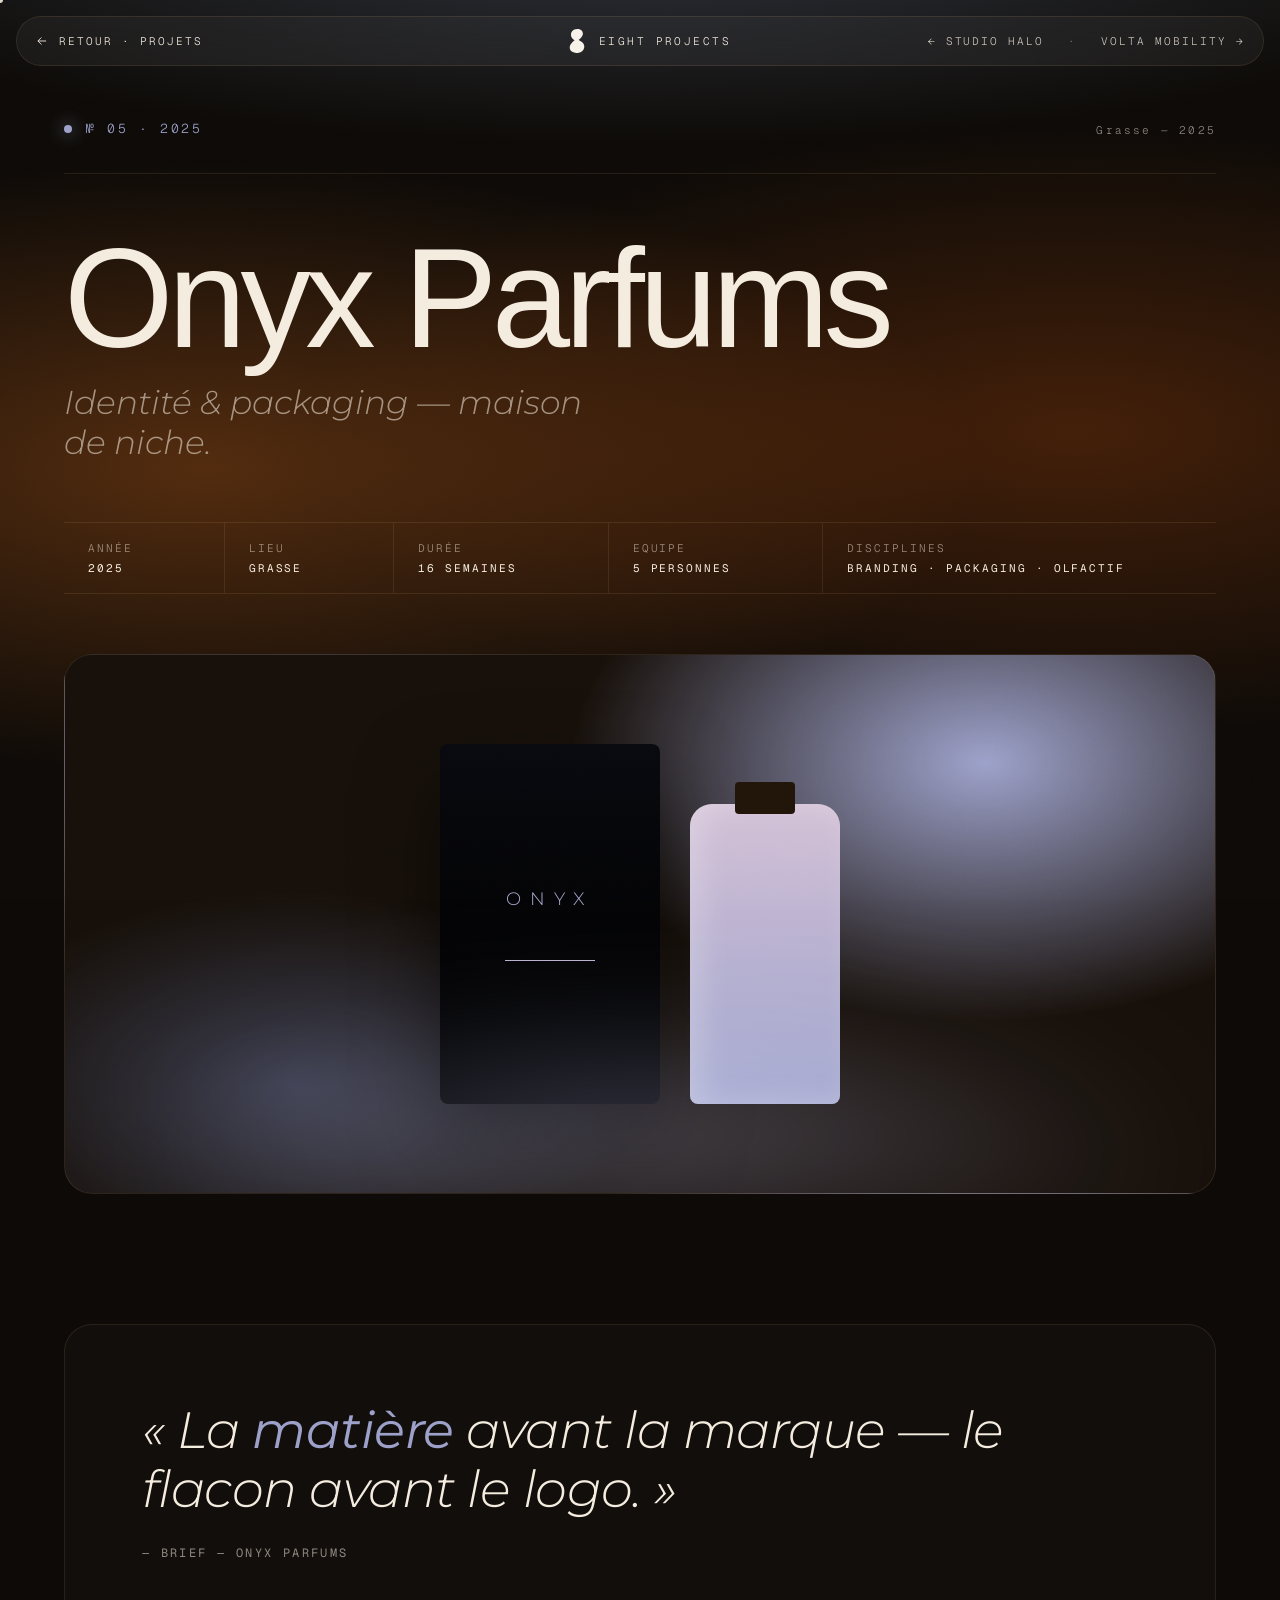
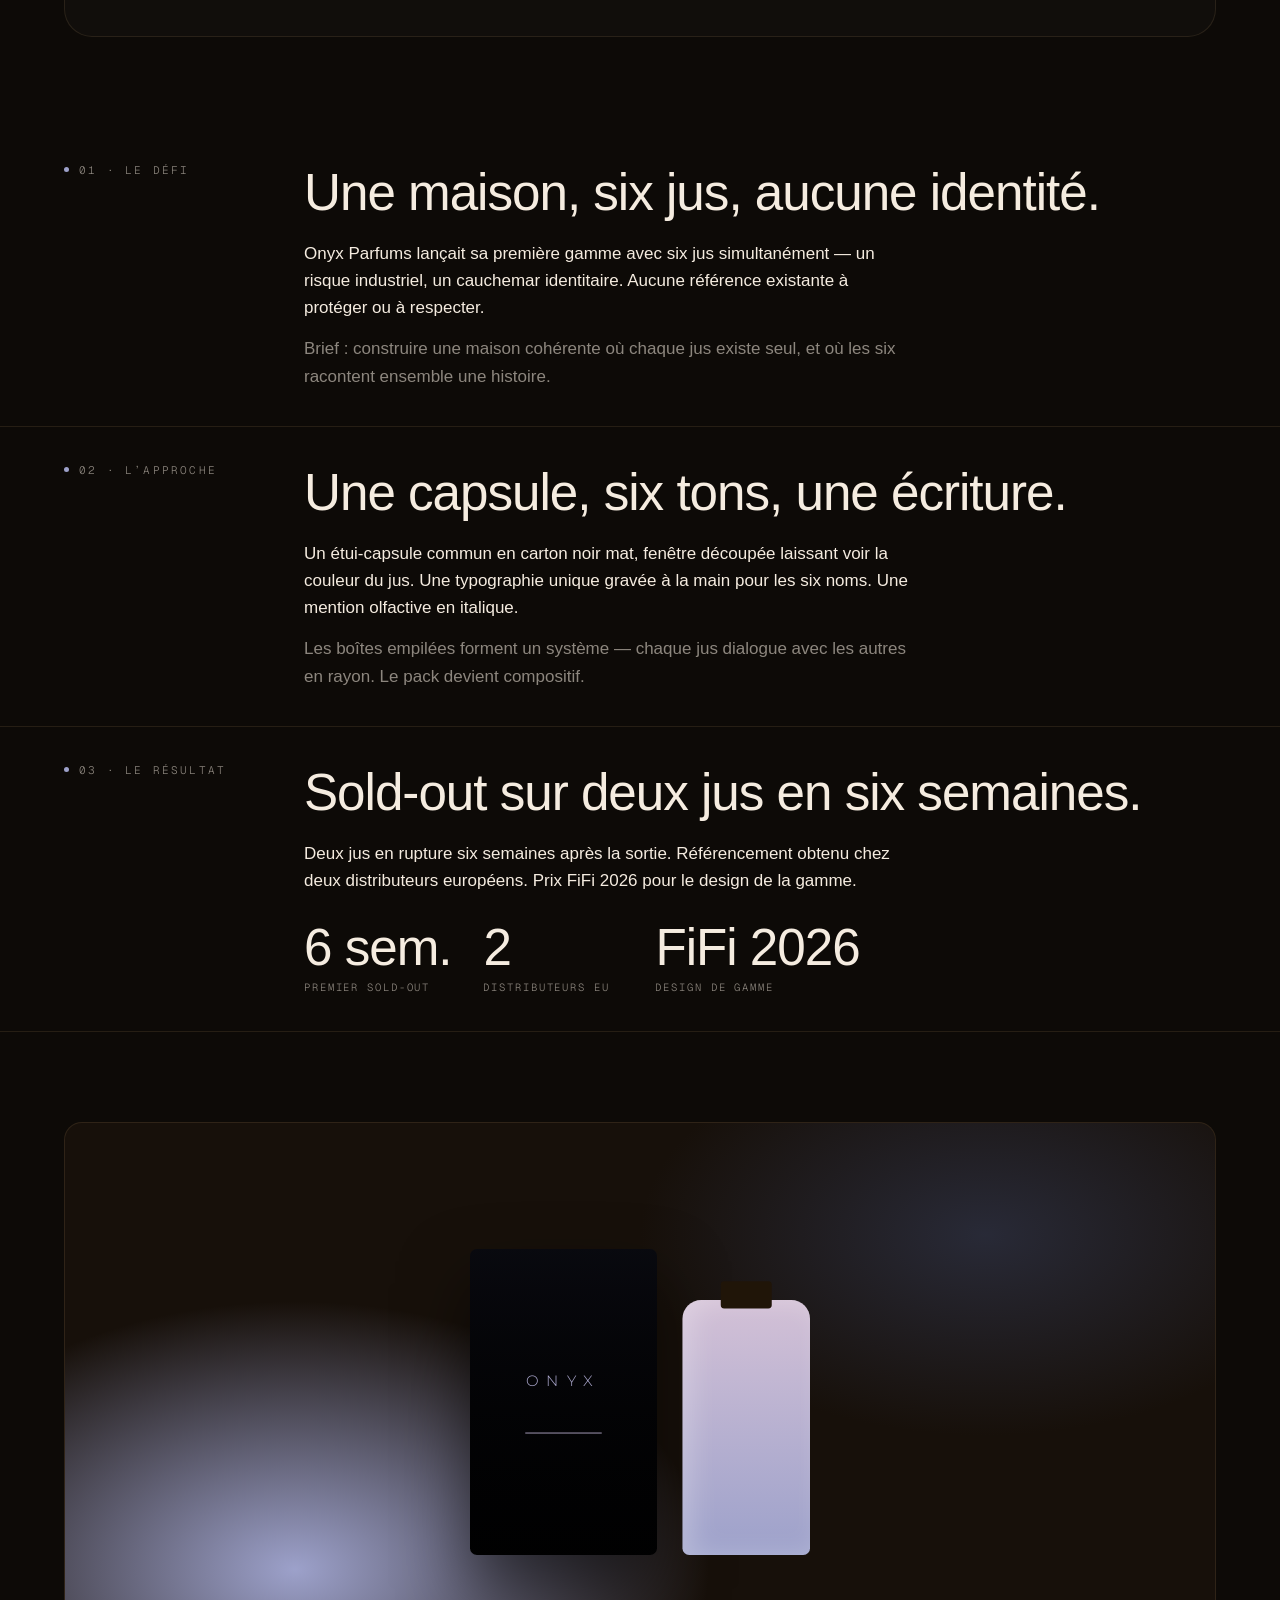
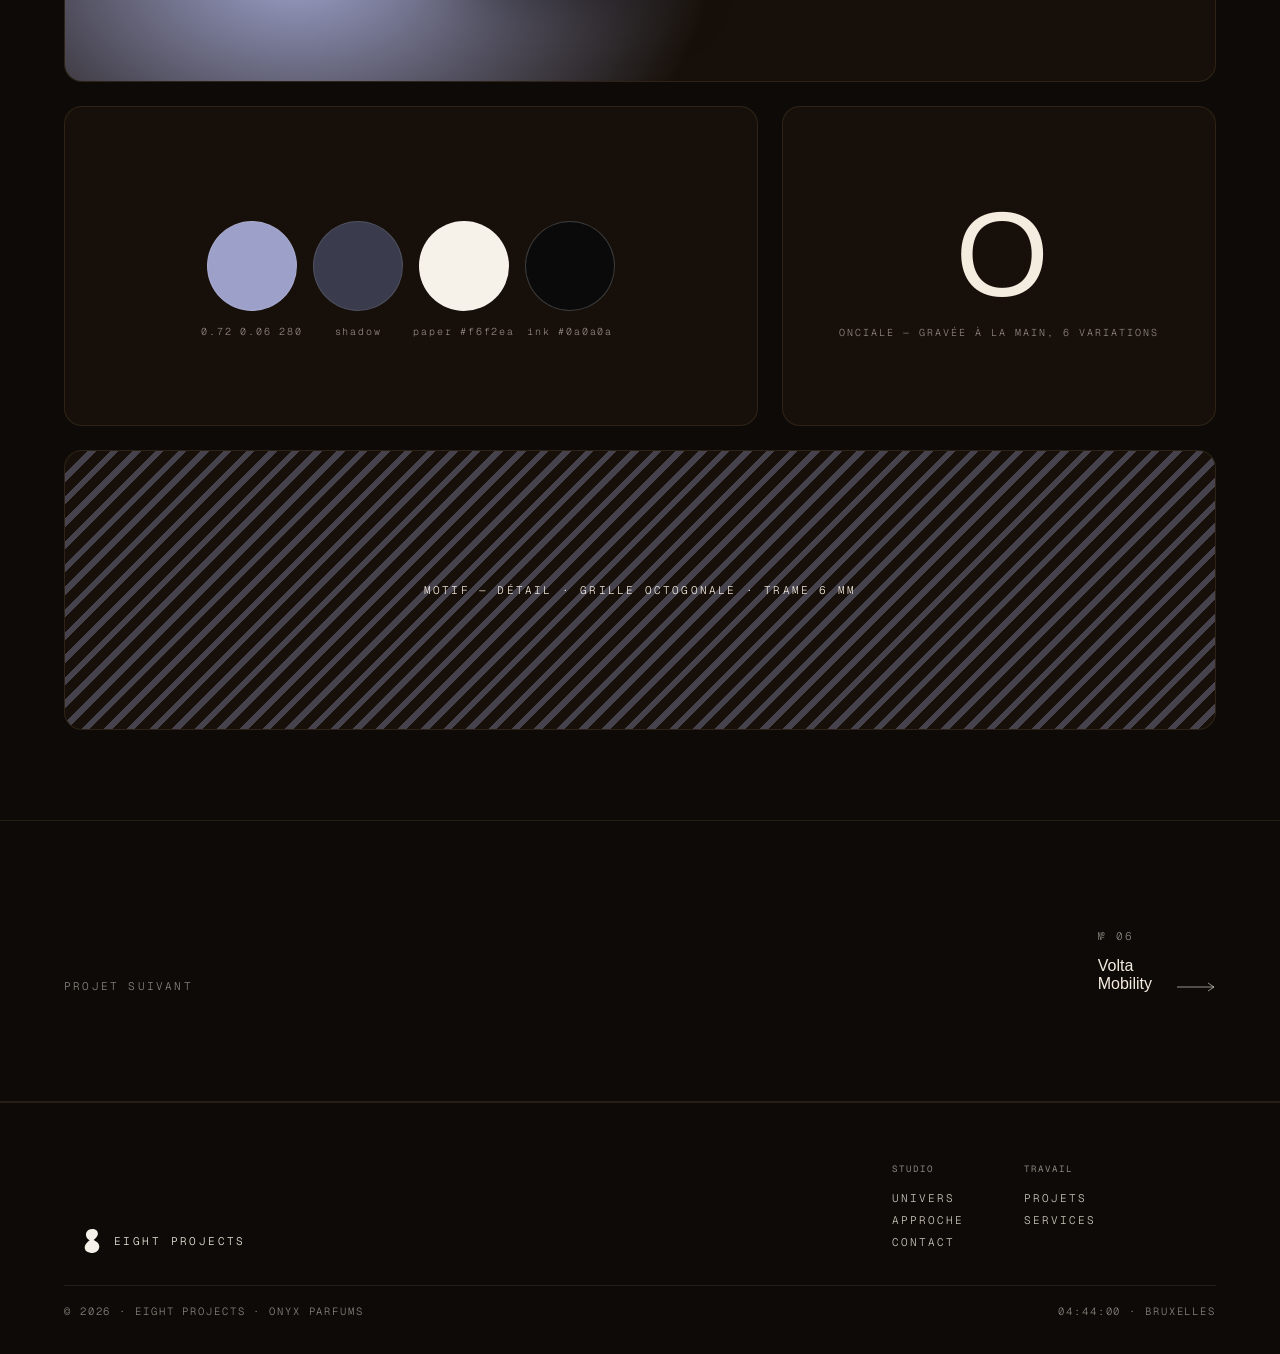
<file: projects/onyx-parfums.html>
<!doctype html>
<html lang="fr">
<head>
<meta charset="utf-8" />
<meta name="viewport" content="width=device-width, initial-scale=1" />
<title>onyx parfums — Eight Projects</title>
<link rel="preconnect" href="https://fonts.googleapis.com">
<link rel="preconnect" href="https://fonts.gstatic.com" crossorigin>
<link href="https://fonts.googleapis.com/css2?family=Montserrat:ital,wght@0,200;0,300;0,400;0,500;1,200;1,300;1,400&family=Geist+Mono:wght@400;500&display=swap" rel="stylesheet">
<link rel="stylesheet" href="../styles/site.css" />
<style>
  body{ --pg-accent: oklch(0.72 0.06 280); --pg-accent-2: oklch(0.52 0.06 280); }
  .proj{ --pg-accent: oklch(0.72 0.06 280); --pg-accent-2: oklch(0.52 0.06 280); }
  .proj-swatches .sw.s1{ background: oklch(0.72 0.06 280); }
  .proj-swatches .sw.s2{ background: color-mix(in oklch, oklch(0.72 0.06 280) 50%, black); }
  .proj-swatches .sw.s3{ background: #f6f2ea; }
  .proj-swatches .sw.s4{ background: #0a0a0a; border-color: rgba(255,255,255,.2); }
</style>
</head>
<body class="proj">

<nav class="proj-nav glass">
  <a class="proj-nav__back" href="../index.html#projets">
    <svg viewBox="0 0 24 24" width="14" height="14" fill="none" stroke="currentColor" stroke-width="1.5"><path d="M19 12H5"/><path d="M11 18l-6-6 6-6"/></svg>
    Retour · projets
  </a>
  <a class="nav__brand" href="../index.html">
    <svg viewBox="0 0 89.08 146.57" xmlns="http://www.w3.org/2000/svg" width="18" height="18"><path fill="#f6f2ea" d="M88.78,110.82c-2.91,22.63-23.22,34.41-45.34,35.66-10.05.57-19.83-1.5-28.29-6.85C.35,130.25-3.83,113.37,3.61,97.67c5.65-11.93,15.88-21.22,26.5-29.39C14.96,58.95,5.06,46.34,8.1,28.54c1.63-9.56,8.02-18.56,17.4-23.58,13.49-7.22,33.63-6.93,45.59,3.31,8.49,7.27,11.46,18.4,7.92,29.02-4.1,12.28-14.49,21.93-24.96,30.17,18.28,9.66,37.72,20.1,34.73,43.35Z"/></svg>
    <span class="wm">Eight Projects</span>
  </a>
  <div class="proj-nav__pager">
    <a href="studio-halo.html">← Studio Halo</a>
    <span style="opacity:.4">·</span>
    <a href="volta-mobility.html">Volta Mobility →</a>
  </div>
</nav>

<header class="proj-hero">
  <div class="proj-hero__head">
    <span class="proj-hero__num"><span class="dot"></span>№ 05 · 2025</span>
    <span></span>
    <span class="proj-hero__year">Grasse — 2025</span>
  </div>

  <h1 class="proj-hero__title reveal">Onyx <em>Parfums</em></h1>
  <p class="proj-hero__sub reveal">Identité &amp; packaging — maison de niche.</p>

  <div class="proj-hero__meta reveal"><div><span>Année</span><b>2025</b></div><div><span>Lieu</span><b>Grasse</b></div><div><span>Durée</span><b>16 semaines</b></div><div><span>Equipe</span><b>5 personnes</b></div><div><span>Disciplines</span><b>Branding · Packaging · Olfactif</b></div></div>

  <div class="proj-hero__mock reveal"><div class="big-box"><div class="case" data-name="ONYX"></div><div class="bottle"></div></div></div>
</header>

<section class="proj-quote">
  <div class="proj-quote__inner reveal">
    « La <b>matière</b> avant la marque — le flacon avant le logo. »
    <span class="who">— Brief — Onyx Parfums</span>
  </div>
</section>


  <section class="proj-chapter reveal">
    <span class="eb"><span class="dot"></span>01 · Le défi</span>
    <div>
      <h3>Une <em>maison</em>, six <em>jus</em>, aucune <em>identité</em>.</h3>
      <p>Onyx Parfums lançait sa première gamme avec six jus simultanément — un risque industriel, un cauchemar identitaire. Aucune référence existante à protéger ou à respecter.</p>
      <p>Brief : construire une maison cohérente où chaque jus existe seul, et où les six racontent ensemble une histoire.</p>
      
    </div>
  </section>
  <section class="proj-chapter reveal">
    <span class="eb"><span class="dot"></span>02 · L’approche</span>
    <div>
      <h3>Une <em>capsule</em>, six <em>tons</em>, une <em>écriture</em>.</h3>
      <p>Un étui-capsule commun en carton noir mat, fenêtre découpée laissant voir la couleur du jus. Une typographie unique gravée à la main pour les six noms. Une mention olfactive en italique.</p>
      <p>Les boîtes empilées forment un système — chaque jus dialogue avec les autres en rayon. Le pack devient compositif.</p>
      
    </div>
  </section>
  <section class="proj-chapter reveal">
    <span class="eb"><span class="dot"></span>03 · Le résultat</span>
    <div>
      <h3><em>Sold-out</em> sur deux jus en six semaines.</h3>
      <p>Deux jus en rupture six semaines après la sortie. Référencement obtenu chez deux distributeurs européens. Prix FiFi 2026 pour le design de la gamme.</p>
      
      <div class="figures"><div><b>6 sem.</b><span>Premier sold-out</span></div><div><b>2</b><span>Distributeurs EU</span></div><div><b>FiFi 2026</b><span>Design de gamme</span></div></div>
    </div>
  </section>

<section class="proj-gallery">
  <div class="proj-gallery__cell full reveal" style="padding:0">
    <div style="position:absolute; inset:0; background: radial-gradient(60% 80% at 20% 80%, oklch(0.72 0.06 280), transparent 60%), radial-gradient(50% 60% at 80% 20%, color-mix(in oklch, oklch(0.72 0.06 280) 40%, black), transparent 60%);"></div>
    <div style="position:relative; transform: scale(0.85);"><div class="big-box"><div class="case" data-name="ONYX"></div><div class="bottle"></div></div></div>
  </div>
  <div class="proj-gallery__cell tall reveal">
    <div class="proj-swatches">
      <div class="sw s1"><small>0.72 0.06 280</small></div>
      <div class="sw s2"><small>shadow</small></div>
      <div class="sw s3"><small>paper #f6f2ea</small></div>
      <div class="sw s4"><small>ink #0a0a0a</small></div>
    </div>
  </div>
  <div class="proj-gallery__cell tall reveal">
    <div class="proj-type">
      <b>O</b>
      <small>Onciale — gravée à la main, 6 variations</small>
    </div>
  </div>
  <div class="proj-gallery__cell full reveal" style="min-height: 280px; padding:0; overflow:hidden;">
    <div class="proj-pattern"></div>
    <div style="position:relative; font-family: var(--mono); font-size: 11px; letter-spacing:.2em; text-transform:uppercase; color: var(--paper);">
      Motif — détail · grille octogonale · trame 6 mm
    </div>
  </div>
</section>

<a class="proj-cta" href="volta-mobility.html">
  <span class="eb">Projet suivant</span>
  <span>
    <span style="display:block; font-family: var(--mono); font-size: 11px; letter-spacing:.2em; text-transform:uppercase; color: var(--muted); margin-bottom: 14px;">№ 06</span>
    <span style="display:flex; align-items:end; gap:24px;">
      Volta Mobility
      <svg viewBox="0 0 80 24" fill="none" stroke="currentColor" stroke-width="1.2"><path d="M2 12h74"/><path d="M64 4l12 8-12 8"/></svg>
    </span>
  </span>
</a>

<footer class="footer">
  <div>
    <a class="nav__brand" href="../index.html">
      <svg viewBox="0 0 89.08 146.57" xmlns="http://www.w3.org/2000/svg" width="22" height="22"><path fill="#f6f2ea" d="M88.78,110.82c-2.91,22.63-23.22,34.41-45.34,35.66-10.05.57-19.83-1.5-28.29-6.85C.35,130.25-3.83,113.37,3.61,97.67c5.65-11.93,15.88-21.22,26.5-29.39C14.96,58.95,5.06,46.34,8.1,28.54c1.63-9.56,8.02-18.56,17.4-23.58,13.49-7.22,33.63-6.93,45.59,3.31,8.49,7.27,11.46,18.4,7.92,29.02-4.1,12.28-14.49,21.93-24.96,30.17,18.28,9.66,37.72,20.1,34.73,43.35Z"/></svg>
      <span class="wm">Eight Projects</span>
    </a>
  </div>
  <div></div>
  <div class="footer__cols">
    <div><h5>Studio</h5><a href="../index.html#univers">Univers</a><a href="../index.html#approche">Approche</a><a href="../index.html#contact">Contact</a></div>
    <div><h5>Travail</h5><a href="../index.html#projets">Projets</a><a href="../index.html#services">Services</a></div>
  </div>
  <div class="footer__bot">
    <span>© <span data-year>2026</span> · Eight Projects · Onyx Parfums</span>
    <span class="mono"><span data-clock>00:00:00 · PARIS</span></span>
  </div>
</footer>

<script src="../scripts/site.js"></script>
</body>
</html>
</file>
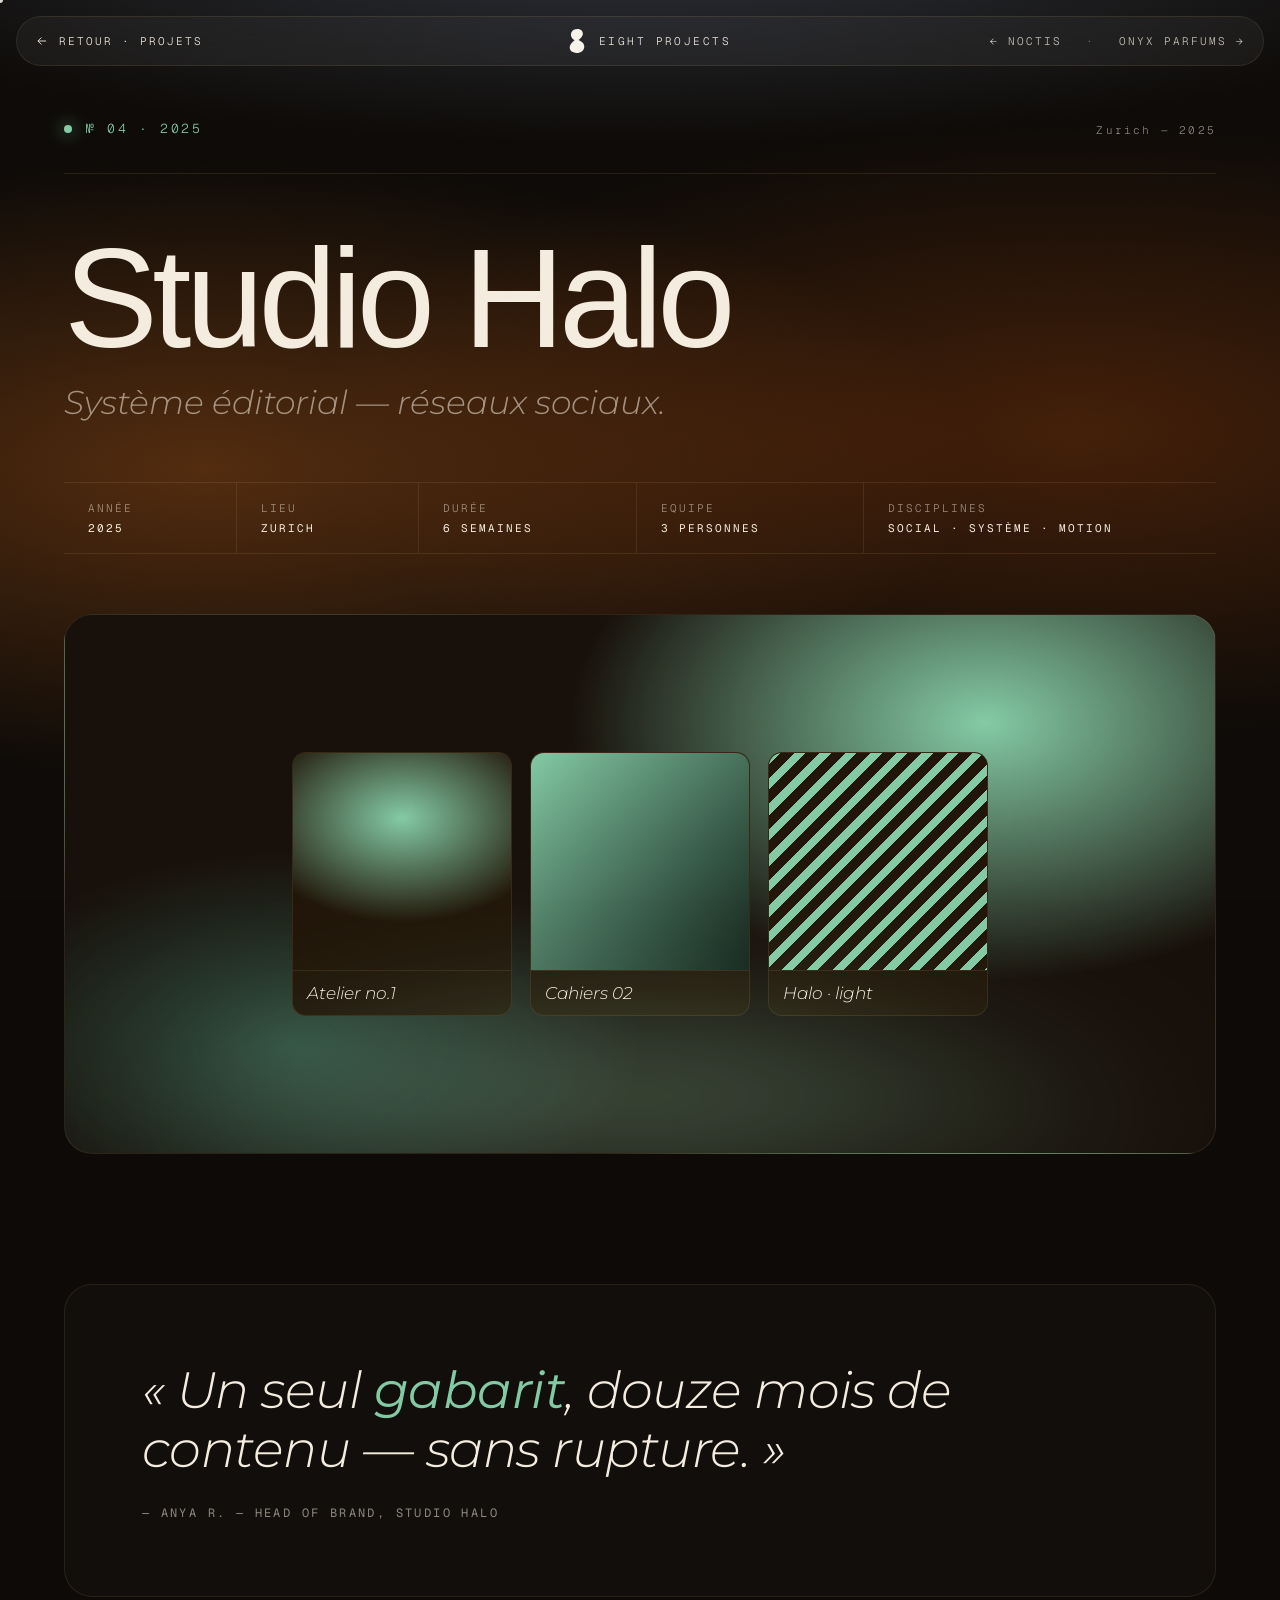
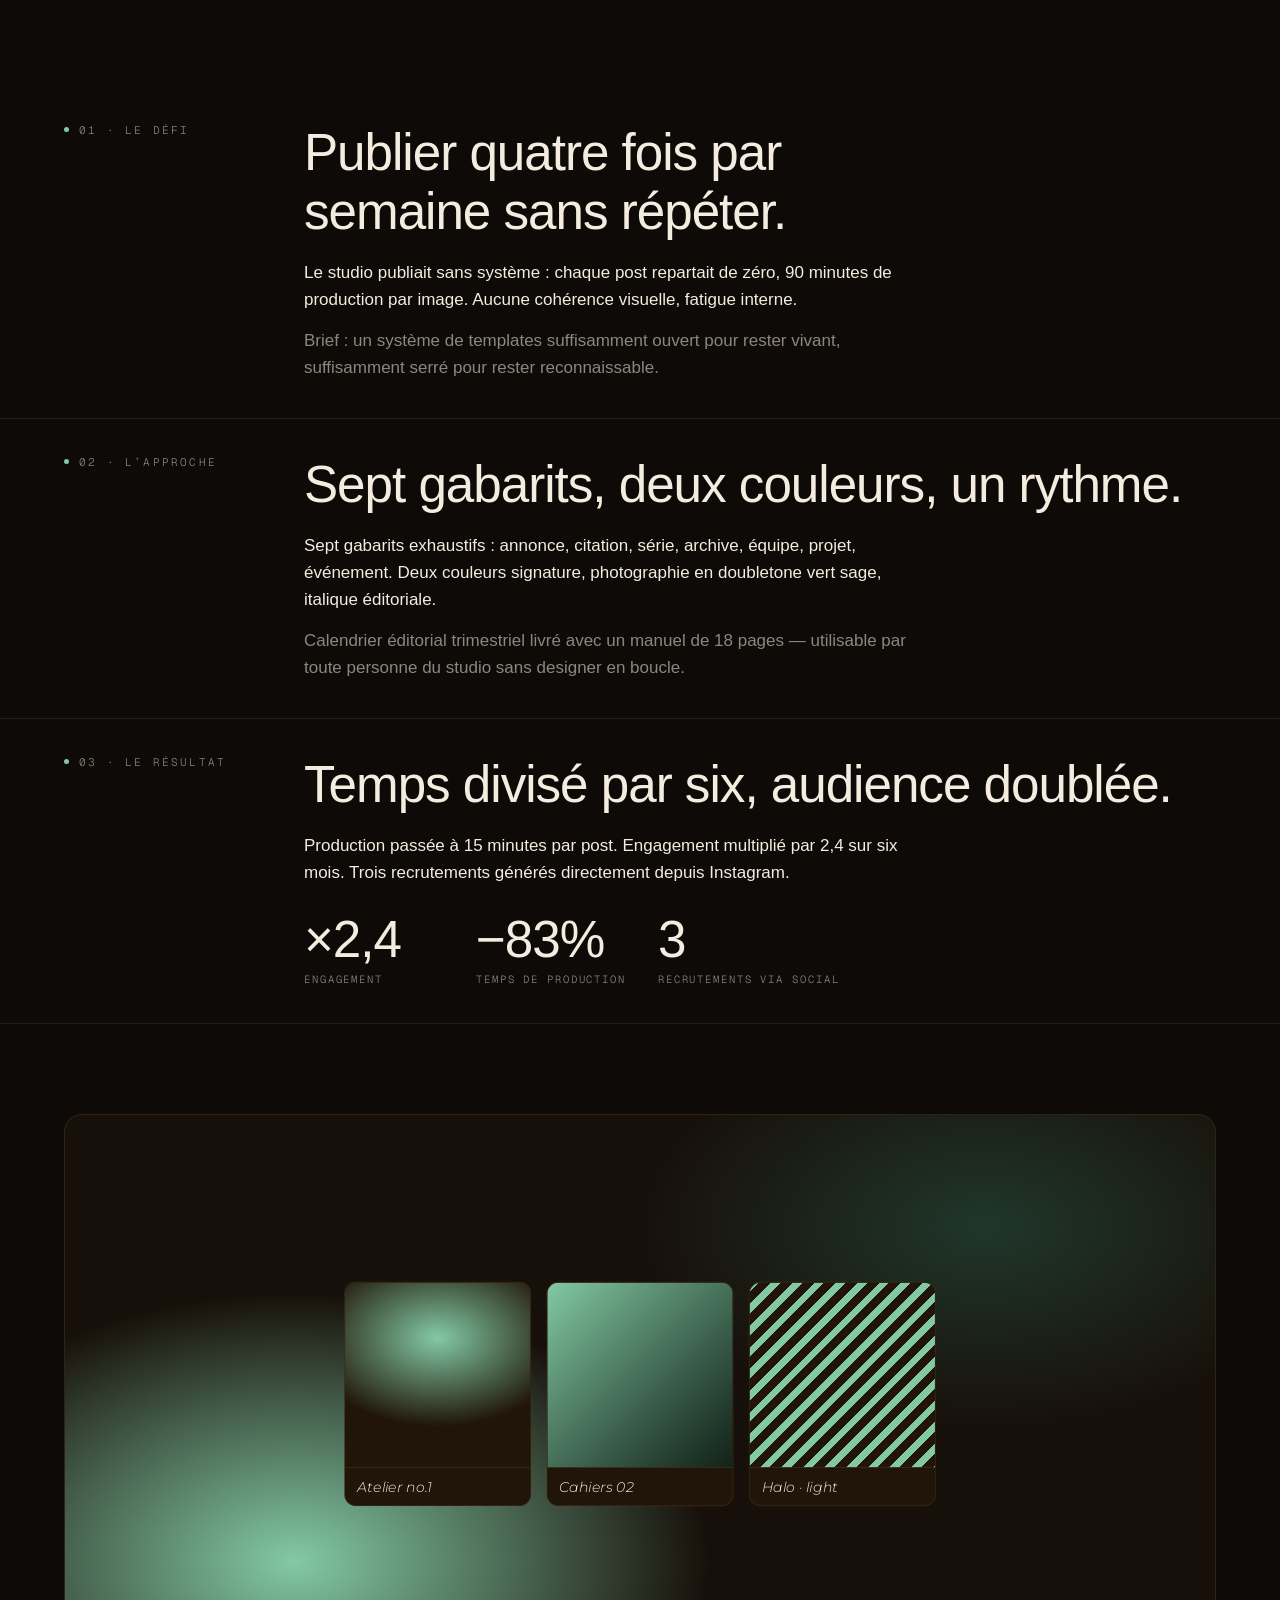
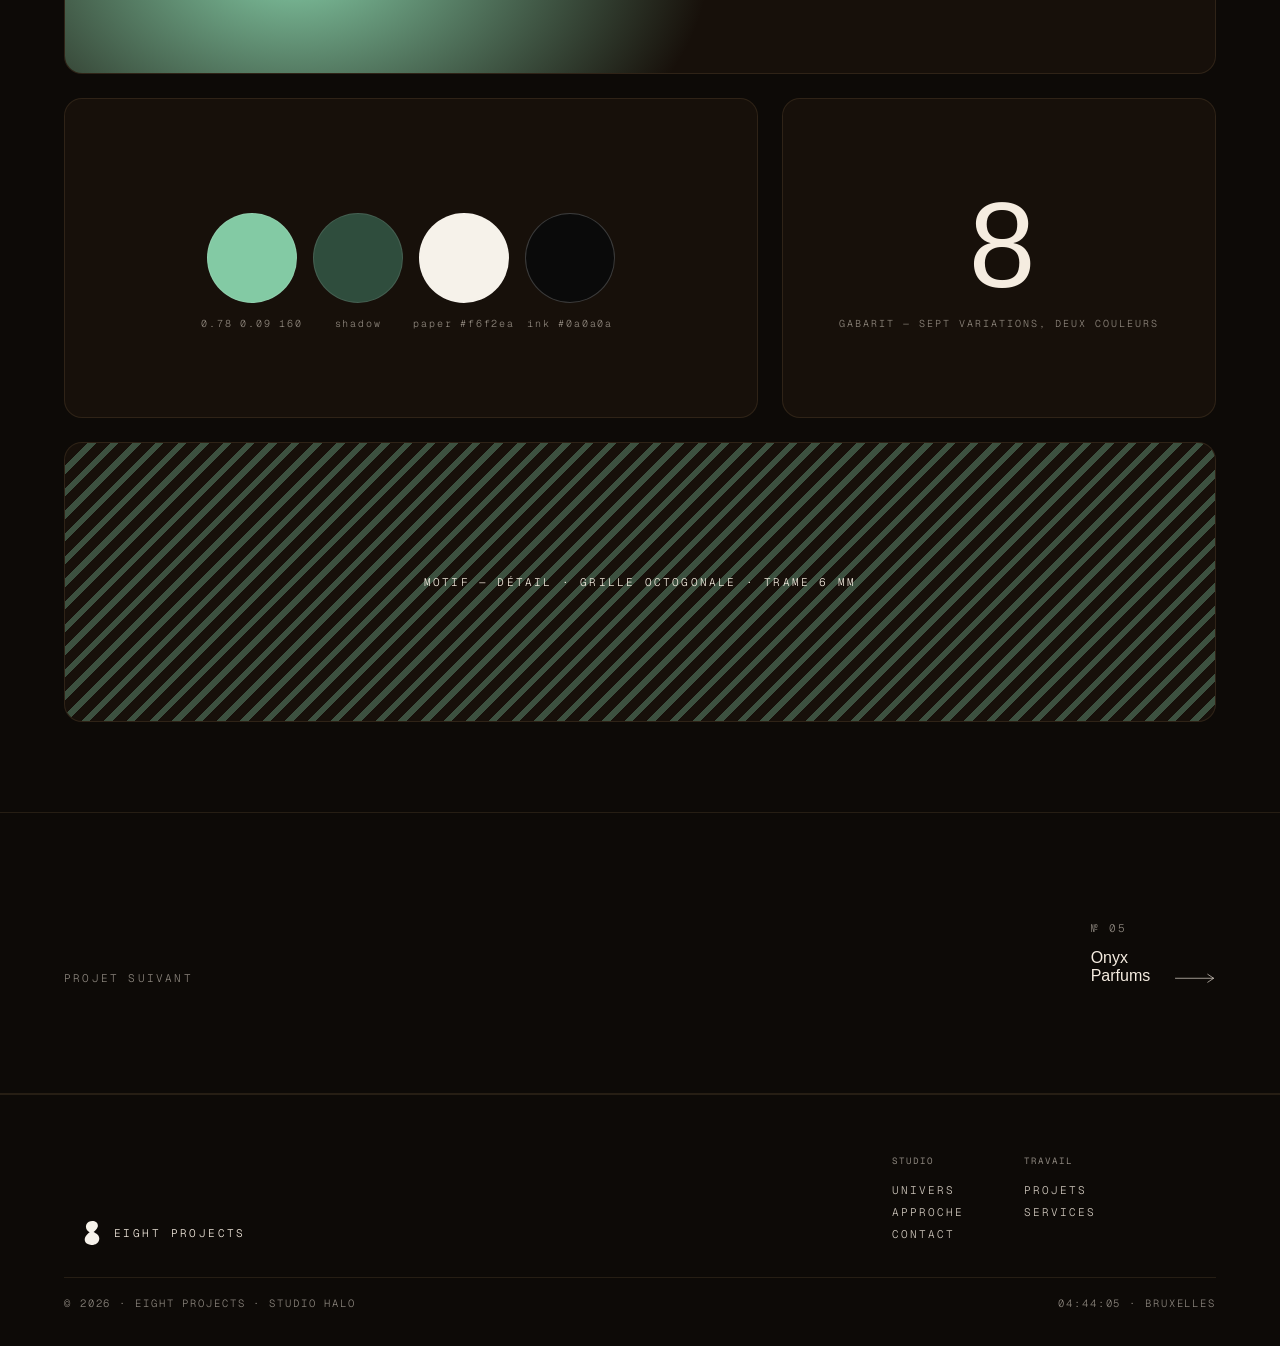
<file: projects/studio-halo.html>
<!doctype html>
<html lang="fr">
<head>
<meta charset="utf-8" />
<meta name="viewport" content="width=device-width, initial-scale=1" />
<title>studio halo — Eight Projects</title>
<link rel="preconnect" href="https://fonts.googleapis.com">
<link rel="preconnect" href="https://fonts.gstatic.com" crossorigin>
<link href="https://fonts.googleapis.com/css2?family=Montserrat:ital,wght@0,200;0,300;0,400;0,500;1,200;1,300;1,400&family=Geist+Mono:wght@400;500&display=swap" rel="stylesheet">
<link rel="stylesheet" href="../styles/site.css" />
<style>
  body{ --pg-accent: oklch(0.78 0.09 160); --pg-accent-2: oklch(0.60 0.09 160); }
  .proj{ --pg-accent: oklch(0.78 0.09 160); --pg-accent-2: oklch(0.60 0.09 160); }
  .proj-swatches .sw.s1{ background: oklch(0.78 0.09 160); }
  .proj-swatches .sw.s2{ background: color-mix(in oklch, oklch(0.78 0.09 160) 50%, black); }
  .proj-swatches .sw.s3{ background: #f6f2ea; }
  .proj-swatches .sw.s4{ background: #0a0a0a; border-color: rgba(255,255,255,.2); }
</style>
</head>
<body class="proj">

<nav class="proj-nav glass">
  <a class="proj-nav__back" href="../index.html#projets">
    <svg viewBox="0 0 24 24" width="14" height="14" fill="none" stroke="currentColor" stroke-width="1.5"><path d="M19 12H5"/><path d="M11 18l-6-6 6-6"/></svg>
    Retour · projets
  </a>
  <a class="nav__brand" href="../index.html">
    <svg viewBox="0 0 89.08 146.57" xmlns="http://www.w3.org/2000/svg" width="18" height="18"><path fill="#f6f2ea" d="M88.78,110.82c-2.91,22.63-23.22,34.41-45.34,35.66-10.05.57-19.83-1.5-28.29-6.85C.35,130.25-3.83,113.37,3.61,97.67c5.65-11.93,15.88-21.22,26.5-29.39C14.96,58.95,5.06,46.34,8.1,28.54c1.63-9.56,8.02-18.56,17.4-23.58,13.49-7.22,33.63-6.93,45.59,3.31,8.49,7.27,11.46,18.4,7.92,29.02-4.1,12.28-14.49,21.93-24.96,30.17,18.28,9.66,37.72,20.1,34.73,43.35Z"/></svg>
    <span class="wm">Eight Projects</span>
  </a>
  <div class="proj-nav__pager">
    <a href="noctis.html">← Noctis</a>
    <span style="opacity:.4">·</span>
    <a href="onyx-parfums.html">Onyx Parfums →</a>
  </div>
</nav>

<header class="proj-hero">
  <div class="proj-hero__head">
    <span class="proj-hero__num"><span class="dot"></span>№ 04 · 2025</span>
    <span></span>
    <span class="proj-hero__year">Zurich — 2025</span>
  </div>

  <h1 class="proj-hero__title reveal">Studio <em>Halo</em></h1>
  <p class="proj-hero__sub reveal">Système éditorial — réseaux sociaux.</p>

  <div class="proj-hero__meta reveal"><div><span>Année</span><b>2025</b></div><div><span>Lieu</span><b>Zurich</b></div><div><span>Durée</span><b>6 semaines</b></div><div><span>Equipe</span><b>3 personnes</b></div><div><span>Disciplines</span><b>Social · Système · Motion</b></div></div>

  <div class="proj-hero__mock reveal"><div class="big-grid3"><div class="p"><div class="img"></div><div class="cap">Atelier no.1</div></div><div class="p"><div class="img"></div><div class="cap">Cahiers 02</div></div><div class="p"><div class="img"></div><div class="cap">Halo · light</div></div></div></div>
</header>

<section class="proj-quote">
  <div class="proj-quote__inner reveal">
    « Un seul <b>gabarit</b>, douze mois de contenu — sans rupture. »
    <span class="who">— Anya R. — head of brand, Studio Halo</span>
  </div>
</section>


  <section class="proj-chapter reveal">
    <span class="eb"><span class="dot"></span>01 · Le défi</span>
    <div>
      <h3>Publier <em>quatre fois</em> par semaine sans <em>répéter</em>.</h3>
      <p>Le studio publiait sans système : chaque post repartait de zéro, 90 minutes de production par image. Aucune cohérence visuelle, fatigue interne.</p>
      <p>Brief : un système de templates suffisamment ouvert pour rester vivant, suffisamment serré pour rester reconnaissable.</p>
      
    </div>
  </section>
  <section class="proj-chapter reveal">
    <span class="eb"><span class="dot"></span>02 · L’approche</span>
    <div>
      <h3>Sept <em>gabarits</em>, deux <em>couleurs</em>, un <em>rythme</em>.</h3>
      <p>Sept gabarits exhaustifs : annonce, citation, série, archive, équipe, projet, événement. Deux couleurs signature, photographie en doubletone vert sage, italique éditoriale.</p>
      <p>Calendrier éditorial trimestriel livré avec un manuel de 18 pages — utilisable par toute personne du studio sans designer en boucle.</p>
      
    </div>
  </section>
  <section class="proj-chapter reveal">
    <span class="eb"><span class="dot"></span>03 · Le résultat</span>
    <div>
      <h3>Temps <em>divisé par six</em>, audience <em>doublée</em>.</h3>
      <p>Production passée à 15 minutes par post. Engagement multiplié par 2,4 sur six mois. Trois recrutements générés directement depuis Instagram.</p>
      
      <div class="figures"><div><b>×2,4</b><span>Engagement</span></div><div><b>−83%</b><span>Temps de production</span></div><div><b>3</b><span>Recrutements via social</span></div></div>
    </div>
  </section>

<section class="proj-gallery">
  <div class="proj-gallery__cell full reveal" style="padding:0">
    <div style="position:absolute; inset:0; background: radial-gradient(60% 80% at 20% 80%, oklch(0.78 0.09 160), transparent 60%), radial-gradient(50% 60% at 80% 20%, color-mix(in oklch, oklch(0.78 0.09 160) 40%, black), transparent 60%);"></div>
    <div style="position:relative; transform: scale(0.85);"><div class="big-grid3"><div class="p"><div class="img"></div><div class="cap">Atelier no.1</div></div><div class="p"><div class="img"></div><div class="cap">Cahiers 02</div></div><div class="p"><div class="img"></div><div class="cap">Halo · light</div></div></div></div>
  </div>
  <div class="proj-gallery__cell tall reveal">
    <div class="proj-swatches">
      <div class="sw s1"><small>0.78 0.09 160</small></div>
      <div class="sw s2"><small>shadow</small></div>
      <div class="sw s3"><small>paper #f6f2ea</small></div>
      <div class="sw s4"><small>ink #0a0a0a</small></div>
    </div>
  </div>
  <div class="proj-gallery__cell tall reveal">
    <div class="proj-type">
      <b>8</b>
      <small>Gabarit — sept variations, deux couleurs</small>
    </div>
  </div>
  <div class="proj-gallery__cell full reveal" style="min-height: 280px; padding:0; overflow:hidden;">
    <div class="proj-pattern"></div>
    <div style="position:relative; font-family: var(--mono); font-size: 11px; letter-spacing:.2em; text-transform:uppercase; color: var(--paper);">
      Motif — détail · grille octogonale · trame 6 mm
    </div>
  </div>
</section>

<a class="proj-cta" href="onyx-parfums.html">
  <span class="eb">Projet suivant</span>
  <span>
    <span style="display:block; font-family: var(--mono); font-size: 11px; letter-spacing:.2em; text-transform:uppercase; color: var(--muted); margin-bottom: 14px;">№ 05</span>
    <span style="display:flex; align-items:end; gap:24px;">
      Onyx Parfums
      <svg viewBox="0 0 80 24" fill="none" stroke="currentColor" stroke-width="1.2"><path d="M2 12h74"/><path d="M64 4l12 8-12 8"/></svg>
    </span>
  </span>
</a>

<footer class="footer">
  <div>
    <a class="nav__brand" href="../index.html">
      <svg viewBox="0 0 89.08 146.57" xmlns="http://www.w3.org/2000/svg" width="22" height="22"><path fill="#f6f2ea" d="M88.78,110.82c-2.91,22.63-23.22,34.41-45.34,35.66-10.05.57-19.83-1.5-28.29-6.85C.35,130.25-3.83,113.37,3.61,97.67c5.65-11.93,15.88-21.22,26.5-29.39C14.96,58.95,5.06,46.34,8.1,28.54c1.63-9.56,8.02-18.56,17.4-23.58,13.49-7.22,33.63-6.93,45.59,3.31,8.49,7.27,11.46,18.4,7.92,29.02-4.1,12.28-14.49,21.93-24.96,30.17,18.28,9.66,37.72,20.1,34.73,43.35Z"/></svg>
      <span class="wm">Eight Projects</span>
    </a>
  </div>
  <div></div>
  <div class="footer__cols">
    <div><h5>Studio</h5><a href="../index.html#univers">Univers</a><a href="../index.html#approche">Approche</a><a href="../index.html#contact">Contact</a></div>
    <div><h5>Travail</h5><a href="../index.html#projets">Projets</a><a href="../index.html#services">Services</a></div>
  </div>
  <div class="footer__bot">
    <span>© <span data-year>2026</span> · Eight Projects · Studio Halo</span>
    <span class="mono"><span data-clock>00:00:00 · PARIS</span></span>
  </div>
</footer>

<script src="../scripts/site.js"></script>
</body>
</html>
</file>
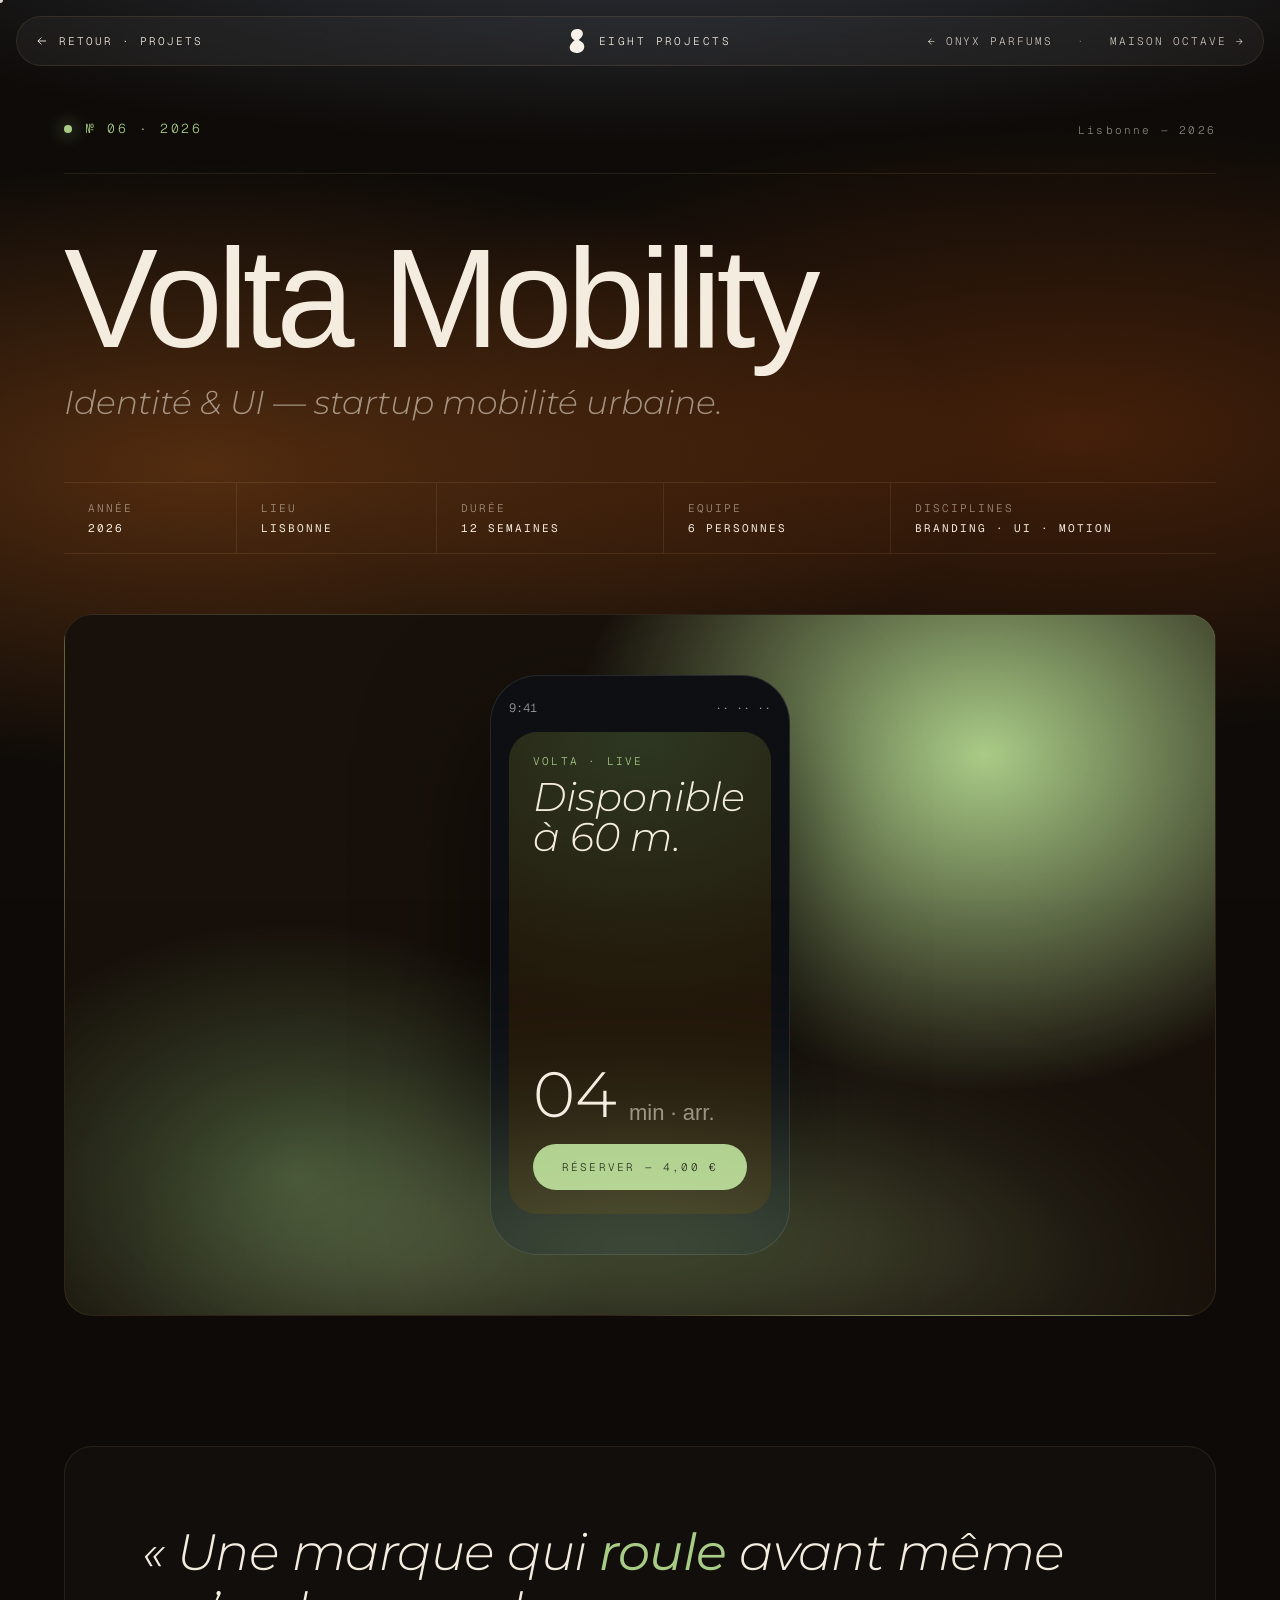
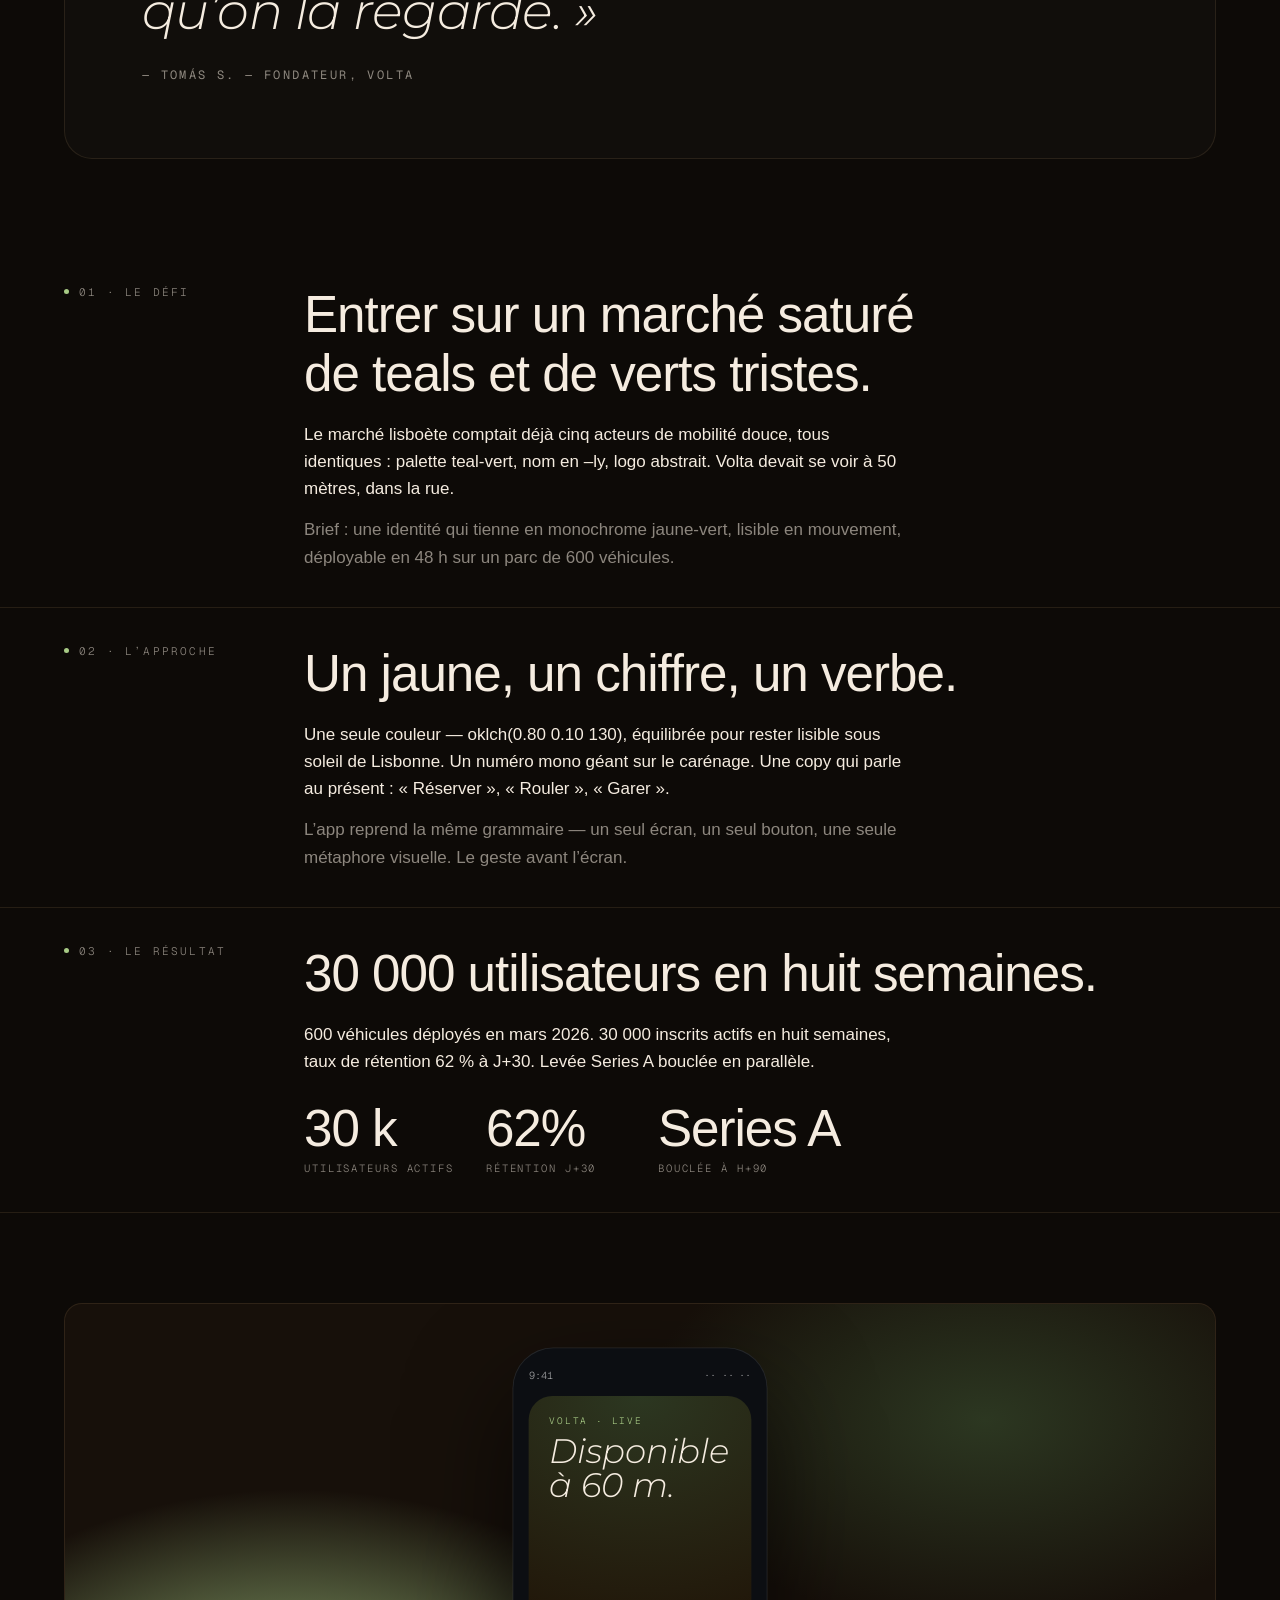
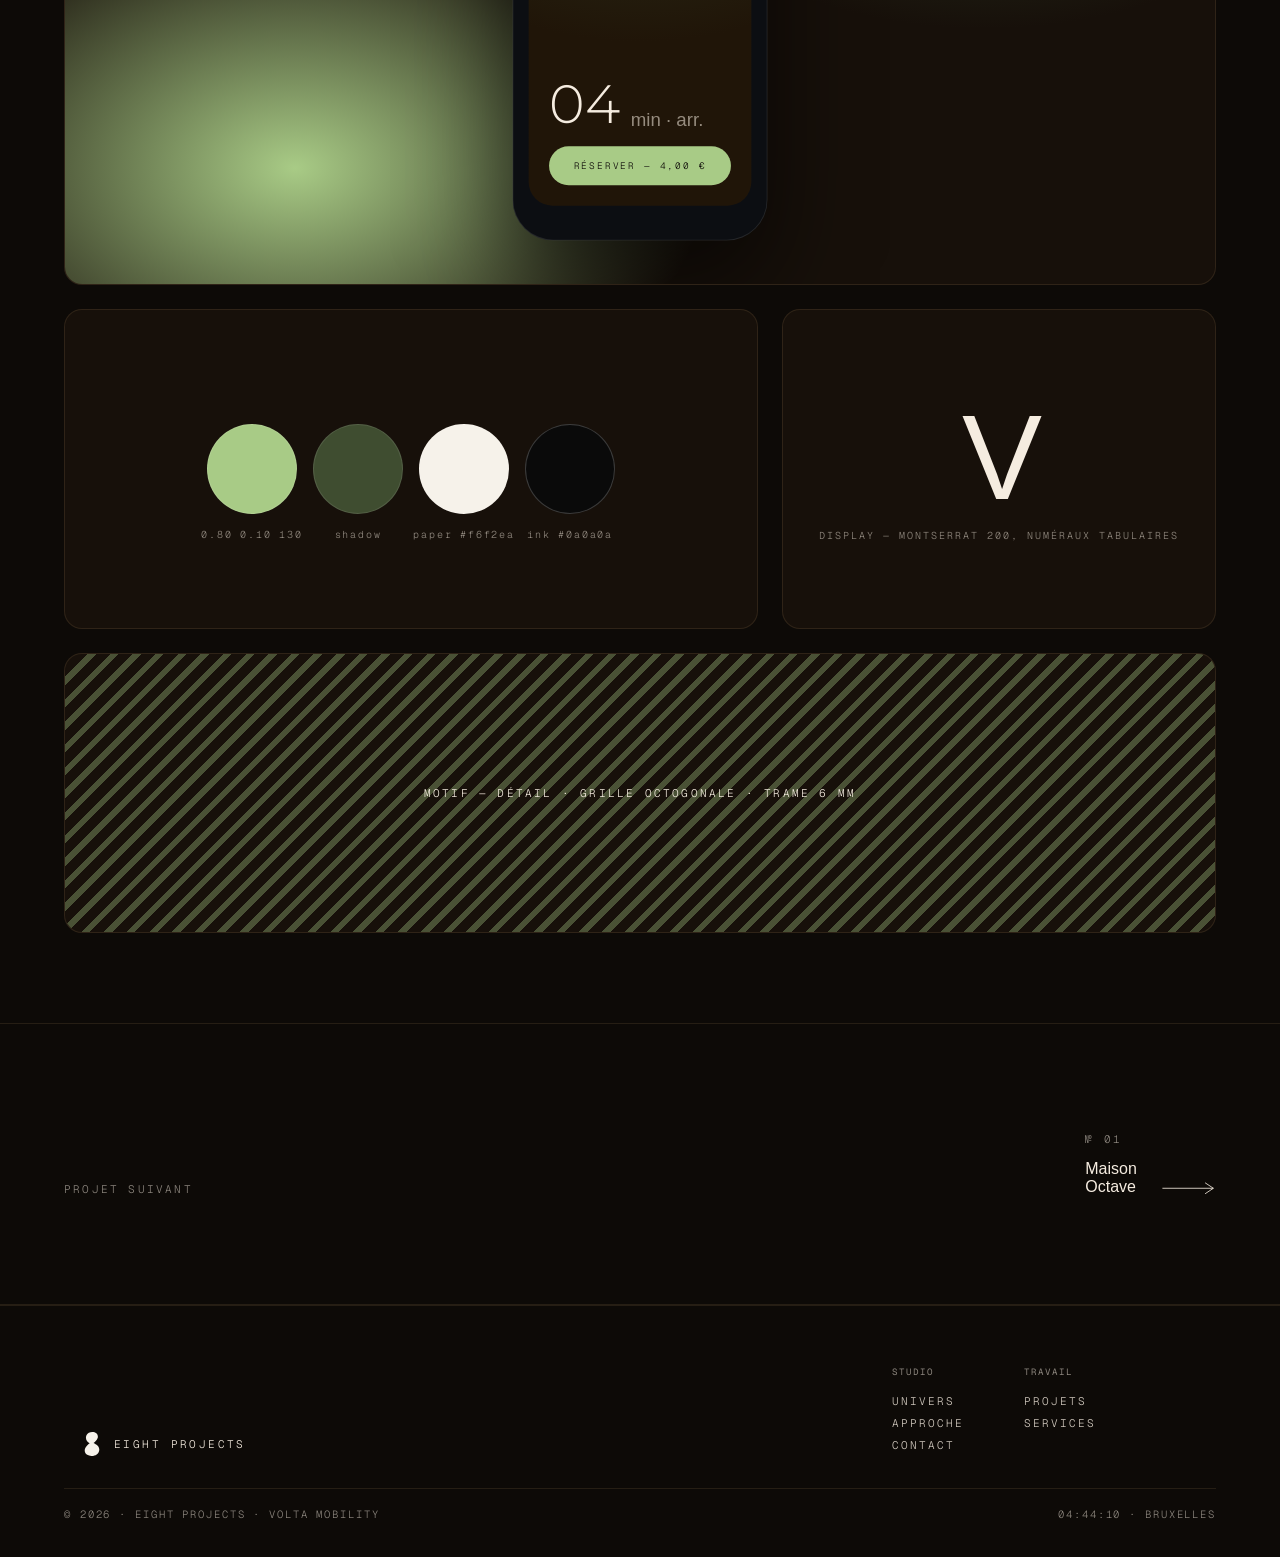
<file: projects/volta-mobility.html>
<!doctype html>
<html lang="fr">
<head>
<meta charset="utf-8" />
<meta name="viewport" content="width=device-width, initial-scale=1" />
<title>volta mobility — Eight Projects</title>
<link rel="preconnect" href="https://fonts.googleapis.com">
<link rel="preconnect" href="https://fonts.gstatic.com" crossorigin>
<link href="https://fonts.googleapis.com/css2?family=Montserrat:ital,wght@0,200;0,300;0,400;0,500;1,200;1,300;1,400&family=Geist+Mono:wght@400;500&display=swap" rel="stylesheet">
<link rel="stylesheet" href="../styles/site.css" />
<style>
  body{ --pg-accent: oklch(0.80 0.10 130); --pg-accent-2: oklch(0.62 0.10 130); }
  .proj{ --pg-accent: oklch(0.80 0.10 130); --pg-accent-2: oklch(0.62 0.10 130); }
  .proj-swatches .sw.s1{ background: oklch(0.80 0.10 130); }
  .proj-swatches .sw.s2{ background: color-mix(in oklch, oklch(0.80 0.10 130) 50%, black); }
  .proj-swatches .sw.s3{ background: #f6f2ea; }
  .proj-swatches .sw.s4{ background: #0a0a0a; border-color: rgba(255,255,255,.2); }
</style>
</head>
<body class="proj">

<nav class="proj-nav glass">
  <a class="proj-nav__back" href="../index.html#projets">
    <svg viewBox="0 0 24 24" width="14" height="14" fill="none" stroke="currentColor" stroke-width="1.5"><path d="M19 12H5"/><path d="M11 18l-6-6 6-6"/></svg>
    Retour · projets
  </a>
  <a class="nav__brand" href="../index.html">
    <svg viewBox="0 0 89.08 146.57" xmlns="http://www.w3.org/2000/svg" width="18" height="18"><path fill="#f6f2ea" d="M88.78,110.82c-2.91,22.63-23.22,34.41-45.34,35.66-10.05.57-19.83-1.5-28.29-6.85C.35,130.25-3.83,113.37,3.61,97.67c5.65-11.93,15.88-21.22,26.5-29.39C14.96,58.95,5.06,46.34,8.1,28.54c1.63-9.56,8.02-18.56,17.4-23.58,13.49-7.22,33.63-6.93,45.59,3.31,8.49,7.27,11.46,18.4,7.92,29.02-4.1,12.28-14.49,21.93-24.96,30.17,18.28,9.66,37.72,20.1,34.73,43.35Z"/></svg>
    <span class="wm">Eight Projects</span>
  </a>
  <div class="proj-nav__pager">
    <a href="onyx-parfums.html">← Onyx Parfums</a>
    <span style="opacity:.4">·</span>
    <a href="maison-octave.html">Maison Octave →</a>
  </div>
</nav>

<header class="proj-hero">
  <div class="proj-hero__head">
    <span class="proj-hero__num"><span class="dot"></span>№ 06 · 2026</span>
    <span></span>
    <span class="proj-hero__year">Lisbonne — 2026</span>
  </div>

  <h1 class="proj-hero__title reveal">Volta <em>Mobility</em></h1>
  <p class="proj-hero__sub reveal">Identité &amp; UI — startup mobilité urbaine.</p>

  <div class="proj-hero__meta reveal"><div><span>Année</span><b>2026</b></div><div><span>Lieu</span><b>Lisbonne</b></div><div><span>Durée</span><b>12 semaines</b></div><div><span>Equipe</span><b>6 personnes</b></div><div><span>Disciplines</span><b>Branding · UI · Motion</b></div></div>

  <div class="proj-hero__mock reveal"><div class="big-phone"><div class="top"><span>9:41</span><span>·· ·· ··</span></div><div class="body"><div class="t"><small>Volta · live</small>Disponible<br/>à 60 m.</div><div class="mid"><b>04</b><em>min · arr.</em></div><div class="cta">Réserver — 4,00 €</div></div></div></div>
</header>

<section class="proj-quote">
  <div class="proj-quote__inner reveal">
    « Une marque qui <b>roule</b> avant même qu’on la regarde. »
    <span class="who">— Tomás S. — fondateur, Volta</span>
  </div>
</section>


  <section class="proj-chapter reveal">
    <span class="eb"><span class="dot"></span>01 · Le défi</span>
    <div>
      <h3>Entrer sur un marché <em>saturé</em> de teals et de verts <em>tristes</em>.</h3>
      <p>Le marché lisboète comptait déjà cinq acteurs de mobilité douce, tous identiques : palette teal-vert, nom en –ly, logo abstrait. Volta devait se voir à 50 mètres, dans la rue.</p>
      <p>Brief : une identité qui tienne en monochrome jaune-vert, lisible en mouvement, déployable en 48&nbsp;h sur un parc de 600 véhicules.</p>
      
    </div>
  </section>
  <section class="proj-chapter reveal">
    <span class="eb"><span class="dot"></span>02 · L’approche</span>
    <div>
      <h3>Un <em>jaune</em>, un <em>chiffre</em>, un <em>verbe</em>.</h3>
      <p>Une seule couleur — oklch(0.80 0.10 130), équilibrée pour rester lisible sous soleil de Lisbonne. Un numéro mono géant sur le carénage. Une copy qui parle au présent : « Réserver », « Rouler », « Garer ».</p>
      <p>L’app reprend la même grammaire — un seul écran, un seul bouton, une seule métaphore visuelle. Le geste avant l’écran.</p>
      
    </div>
  </section>
  <section class="proj-chapter reveal">
    <span class="eb"><span class="dot"></span>03 · Le résultat</span>
    <div>
      <h3><em>30&nbsp;000</em> utilisateurs en huit semaines.</h3>
      <p>600 véhicules déployés en mars 2026. 30&nbsp;000 inscrits actifs en huit semaines, taux de rétention 62&nbsp;% à J+30. Levée Series A bouclée en parallèle.</p>
      
      <div class="figures"><div><b>30 k</b><span>Utilisateurs actifs</span></div><div><b>62%</b><span>Rétention J+30</span></div><div><b>Series A</b><span>Bouclée à H+90</span></div></div>
    </div>
  </section>

<section class="proj-gallery">
  <div class="proj-gallery__cell full reveal" style="padding:0">
    <div style="position:absolute; inset:0; background: radial-gradient(60% 80% at 20% 80%, oklch(0.80 0.10 130), transparent 60%), radial-gradient(50% 60% at 80% 20%, color-mix(in oklch, oklch(0.80 0.10 130) 40%, black), transparent 60%);"></div>
    <div style="position:relative; transform: scale(0.85);"><div class="big-phone"><div class="top"><span>9:41</span><span>·· ·· ··</span></div><div class="body"><div class="t"><small>Volta · live</small>Disponible<br/>à 60 m.</div><div class="mid"><b>04</b><em>min · arr.</em></div><div class="cta">Réserver — 4,00 €</div></div></div></div>
  </div>
  <div class="proj-gallery__cell tall reveal">
    <div class="proj-swatches">
      <div class="sw s1"><small>0.80 0.10 130</small></div>
      <div class="sw s2"><small>shadow</small></div>
      <div class="sw s3"><small>paper #f6f2ea</small></div>
      <div class="sw s4"><small>ink #0a0a0a</small></div>
    </div>
  </div>
  <div class="proj-gallery__cell tall reveal">
    <div class="proj-type">
      <b>V</b>
      <small>Display — Montserrat 200, numéraux tabulaires</small>
    </div>
  </div>
  <div class="proj-gallery__cell full reveal" style="min-height: 280px; padding:0; overflow:hidden;">
    <div class="proj-pattern"></div>
    <div style="position:relative; font-family: var(--mono); font-size: 11px; letter-spacing:.2em; text-transform:uppercase; color: var(--paper);">
      Motif — détail · grille octogonale · trame 6 mm
    </div>
  </div>
</section>

<a class="proj-cta" href="maison-octave.html">
  <span class="eb">Projet suivant</span>
  <span>
    <span style="display:block; font-family: var(--mono); font-size: 11px; letter-spacing:.2em; text-transform:uppercase; color: var(--muted); margin-bottom: 14px;">№ 01</span>
    <span style="display:flex; align-items:end; gap:24px;">
      Maison Octave
      <svg viewBox="0 0 80 24" fill="none" stroke="currentColor" stroke-width="1.2"><path d="M2 12h74"/><path d="M64 4l12 8-12 8"/></svg>
    </span>
  </span>
</a>

<footer class="footer">
  <div>
    <a class="nav__brand" href="../index.html">
      <svg viewBox="0 0 89.08 146.57" xmlns="http://www.w3.org/2000/svg" width="22" height="22"><path fill="#f6f2ea" d="M88.78,110.82c-2.91,22.63-23.22,34.41-45.34,35.66-10.05.57-19.83-1.5-28.29-6.85C.35,130.25-3.83,113.37,3.61,97.67c5.65-11.93,15.88-21.22,26.5-29.39C14.96,58.95,5.06,46.34,8.1,28.54c1.63-9.56,8.02-18.56,17.4-23.58,13.49-7.22,33.63-6.93,45.59,3.31,8.49,7.27,11.46,18.4,7.92,29.02-4.1,12.28-14.49,21.93-24.96,30.17,18.28,9.66,37.72,20.1,34.73,43.35Z"/></svg>
      <span class="wm">Eight Projects</span>
    </a>
  </div>
  <div></div>
  <div class="footer__cols">
    <div><h5>Studio</h5><a href="../index.html#univers">Univers</a><a href="../index.html#approche">Approche</a><a href="../index.html#contact">Contact</a></div>
    <div><h5>Travail</h5><a href="../index.html#projets">Projets</a><a href="../index.html#services">Services</a></div>
  </div>
  <div class="footer__bot">
    <span>© <span data-year>2026</span> · Eight Projects · Volta Mobility</span>
    <span class="mono"><span data-clock>00:00:00 · PARIS</span></span>
  </div>
</footer>

<script src="../scripts/site.js"></script>
</body>
</html>
</file>
<file: styles/site.css>
/* ============================================================
   GLOBAL: sans + mono only — italics neutralised
   ============================================================ */
em{
  font-style: normal !important;
  font-weight: inherit !important;
  font-family: inherit !important;
  color: inherit;
  letter-spacing: inherit;
}

/* ============================================================
   EIGHT PROJECTS — design system
   Palette: noir, blanc, beige · lignes blanches · glass
   ============================================================ */

:root{
  --ink:        #0d0a07;
  --ink-2:      #17100a;
  --ink-3:      #201508;
  --paper:      #f5ece0;
  --paper-2:    #ebd8c2;
  --bone:       #c8a070;
  --line:       rgba(255,200,140,0.10);
  --line-strong:rgba(255,200,140,0.20);
  --fog:        rgba(255,200,140,0.04);
  --muted:      rgba(245,236,224,0.55);
  --muted-2:    rgba(245,236,224,0.38);

  --sans:   "Helvetica Neue", Helvetica, "Inter", Arial, sans-serif;
  --display:"Montserrat", "Helvetica Neue", Arial, sans-serif;
  --serif:  "Montserrat", "Helvetica Neue", Arial, sans-serif; /* alias kept for legacy refs */
  --mono:   "Geist Mono", "JetBrains Mono", ui-monospace, "SF Mono", monospace;
  --grotesk:"Montserrat", "Helvetica Neue", sans-serif;

  --ease:    cubic-bezier(.2,.7,.2,1);
  --ease-in: cubic-bezier(.5,0,.7,.2);
  --pad-x:   clamp(24px, 5vw, 96px);
}

*{ box-sizing:border-box; margin:0; padding:0; }
html,body{
  background: var(--ink);
  color: var(--paper);
  font-family: var(--sans);
  font-weight: 300;
  -webkit-font-smoothing: antialiased;
  text-rendering: optimizeLegibility;
}
html{ scroll-behavior: smooth; }
body{
  min-height: 100dvh;
  overflow-x: hidden;
  cursor: none;
  background:
    radial-gradient(ellipse 150% 50% at 50% -8%, rgba(68,78,95,0.60) 0%, transparent 48%),
    radial-gradient(ellipse 110% 62% at 16% 52%, rgba(196,98,26,0.38) 0%, transparent 55%),
    radial-gradient(ellipse 110% 62% at 84% 48%, rgba(172,72,12,0.34) 0%, transparent 55%),
    var(--ink);
  background-attachment: fixed;
}
/* grain anti-banding : casse les bandes des dégradés sombres */
body::after{
  content:"";
  position: fixed; inset: 0; z-index: 60;
  pointer-events: none;
  opacity: .05;
  mix-blend-mode: overlay;
  background-image: url("data:image/svg+xml,%3Csvg xmlns='http://www.w3.org/2000/svg' width='180' height='180'%3E%3Cfilter id='n'%3E%3CfeTurbulence type='fractalNoise' baseFrequency='0.9' numOctaves='3' stitchTiles='stitch'/%3E%3C/filter%3E%3Crect width='100%25' height='100%25' filter='url(%23n)'/%3E%3C/svg%3E");
  background-size: 180px 180px;
}
img, svg{ display:block; max-width:100%; }
a{ color:inherit; text-decoration:none; }
button{ font: inherit; color:inherit; background:none; border:0; cursor:none; }
ol, ul{ list-style:none; }

::selection{ background: var(--paper); color: var(--ink); }

/* ---------- type helpers ---------- */
.eyebrow{
  font-family: var(--mono);
  font-size: 11px;
  letter-spacing: .18em;
  text-transform: uppercase;
  color: var(--muted);
  display: inline-flex; align-items:center; gap:10px;
}
.eyebrow .dot{
  width:6px; height:6px; border-radius:50%; background: var(--bone);
  box-shadow: 0 0 12px rgba(216,208,189,.6);
}
.eyebrow .num{ color: var(--paper); }

.serif-it{ font-family: var(--sans); font-style: normal; font-weight: 200; letter-spacing: -0.005em; }
.mono{ font-family: var(--mono); }
.grotesk{ font-family: var(--grotesk); font-weight: 400; letter-spacing: .02em; }

h1,h2,h3,h4{ font-weight: 300; letter-spacing: -0.02em; text-wrap: balance; }
p{ text-wrap: pretty; }

/* ---------- shared layout ---------- */
.wrap{ padding-inline: var(--pad-x); }
.section{ padding-block: clamp(40px, 6vh, 80px); }
.hairline{ height:1px; background: var(--line); }

/* ---------- glass primitives ---------- */
.glass{
  background: rgba(255,255,255,0.045);
  backdrop-filter: blur(18px) saturate(120%);
  -webkit-backdrop-filter: blur(18px) saturate(120%);
  border: 1px solid var(--line);
}
.glass-strong{
  background: rgba(255,255,255,0.07);
  backdrop-filter: blur(22px) saturate(130%);
  -webkit-backdrop-filter: blur(22px) saturate(130%);
  border: 1px solid var(--line-strong);
}

/* ---------- nav ---------- */
.nav{
  position: fixed; inset: 16px 16px auto 16px; z-index: 80;
  display: grid; grid-template-columns: auto 1fr auto;
  align-items: center; gap: 24px;
  padding: 12px 18px;
  border-radius: 999px;
  transition: transform .6s var(--ease), opacity .6s var(--ease);
}
.nav__brand{ display:flex; align-items:center; gap:10px; padding-left:16px; }
.nav__brand svg{ width:24px; height:24px; }
.nav__brand .wm{ font-family: var(--mono); font-size:11px; letter-spacing:.22em; text-transform:uppercase; }
.nav__menu{
  display:flex; gap: 28px; justify-content:center;
  font-family: var(--mono); font-size: 11px; letter-spacing: .18em; text-transform: uppercase;
}
.nav__menu a{
  position: relative; padding: 6px 2px; color: var(--paper);
  opacity:.75; transition: opacity .4s var(--ease);
}
.nav__menu a:hover{ opacity:1; }
.nav__menu a::after{
  content:""; position:absolute; left:0; right:100%; bottom:-2px;
  height:1px; background: var(--paper); transition: right .5s var(--ease);
}
.nav__menu a:hover::after{ right:0; }
.nav__cta{
  display:inline-flex; align-items:center; gap:8px;
  padding: 9px 16px; border-radius:999px;
  border:1px solid var(--line-strong);
  font-family: var(--mono); font-size:11px; letter-spacing:.18em; text-transform:uppercase;
  background: rgba(246,242,234,.04);
  transition: background .5s var(--ease), color .5s var(--ease);
}
.nav__cta:hover{ background: var(--paper); color: var(--ink); }
.nav__cta .arrow{ width:14px; height:14px; transition: transform .5s var(--ease); }
.nav__cta:hover .arrow{ transform: translate(2px,-2px); }

/* burger + menu mobile */
.nav__burger{ display:none; width:40px; height:40px; border-radius:50%; border:1px solid var(--line-strong); flex-direction:column; gap:5px; align-items:center; justify-content:center; cursor:none; }
.nav__burger span{ display:block; width:18px; height:1.5px; background:var(--paper); transition:transform .35s var(--ease), opacity .35s var(--ease); }
.nav__burger.is-open span:nth-child(1){ transform:translateY(3.25px) rotate(45deg); }
.nav__burger.is-open span:nth-child(2){ transform:translateY(-3.25px) rotate(-45deg); }
.nav-mobile{
  position:fixed; inset:0; z-index:75; display:none;
  flex-direction:column; align-items:center; justify-content:center; gap:8px;
  background:rgba(13,10,7,.86); backdrop-filter:blur(20px); -webkit-backdrop-filter:blur(20px);
  opacity:0; pointer-events:none; transition:opacity .4s var(--ease);
  font-family:var(--mono); text-transform:uppercase; letter-spacing:.18em;
}
.nav-mobile.is-open{ opacity:1; pointer-events:auto; }
.nav-mobile a{ color:var(--paper); font-size:20px; padding:14px 20px; opacity:.85; }
.nav-mobile__cta{ margin-top:16px; border:1px solid var(--line-strong); border-radius:999px; font-size:13px; }

@media (max-width: 900px){
  .nav__menu{ display:none; }
  .nav{ grid-template-columns: auto 1fr auto; }
  .nav__burger{ display:flex; }
  .nav-mobile{ display:flex; }
}
@media (max-width: 460px){
  .nav__cta{ display:none; }
  .nav{ grid-template-columns: 1fr auto; }
}

/* ---------- custom cursor ---------- */
.cursor-dot, .cursor-ring{
  position: fixed; top:0; left:0; pointer-events:none; z-index: 999;
  mix-blend-mode: difference;
}
.cursor-dot{
  width: 6px; height:6px; border-radius:50%;
  background: var(--paper);
  transform: translate(-50%,-50%);
}
.cursor-ring{ display:none; }

@media (hover:none){
  body{ cursor: auto; }
  .cursor-dot, .cursor-ring{ display:none; }
  button, a, input, .magnet{ cursor: auto; }
}

/* ---------- ambient orbs ---------- */
.orb{
  position: absolute; border-radius:50%;
  filter: blur(80px);
  opacity: .55;
  pointer-events: none;
}
.orb--a{ width:520px; height:520px; background: radial-gradient(circle, #c87820 0%, transparent 65%); opacity:.45; }
.orb--b{ width:420px; height:420px; background: radial-gradient(circle, #5a6880 0%, transparent 65%); opacity:.28; }
.orb--c{ width:380px; height:380px; background: radial-gradient(circle, #e07018 0%, transparent 65%); opacity:.32; }

/* ---------- reveal on scroll ---------- */
.reveal{ opacity:0; transform: translateY(24px); transition: opacity 1s var(--ease), transform 1s var(--ease); }
.reveal.is-in{ opacity:1; transform: none; }
.reveal-stagger > *{ opacity:0; transform: translateY(18px); transition: opacity .9s var(--ease), transform .9s var(--ease); transition-delay: var(--d, 0ms); }
.reveal-stagger.is-in > *{ opacity:1; transform:none; }

/* ============================================================
   LOADER — 8 vertical → ∞ horizontal, fill progress
   ============================================================ */
.loader{
  position: fixed; inset: 0; z-index: 200;
  display: grid; place-items:center;
  background: var(--ink);
  transition: opacity .9s var(--ease), visibility .9s var(--ease);
}
.loader.is-done{ opacity:0; visibility:hidden; }
.loader::before, .loader::after{
  content:""; position:absolute; left:0; right:0; height:1px; background: var(--line);
}
.loader::before{ top: 32px; } .loader::after{ bottom: 32px; }
.loader__bar{
  position: absolute; top:32px; left:0; height:1px; background: var(--paper);
  width: 0%;
}
.loader__corner{
  position: absolute; font-family: var(--mono); font-size:11px; letter-spacing:.2em; text-transform:uppercase;
  color: var(--muted);
}
.loader__corner.tl{ top: 48px; left: 28px; }
.loader__corner.tr{ top: 48px; right: 28px; }
.loader__corner.bl{ bottom: 48px; left: 28px; }
.loader__corner.br{ bottom: 48px; right: 28px; color: var(--paper); }
.loader__stage{
  display:flex; flex-direction:column; align-items:center; gap: 26px;
}
.loader__eight{
  width: 100px; height: 126px;
  position: relative;
}
.loader__eight svg{ width:100%; height:100%; overflow: visible; }
.loader__eight .lemniscate-bg{
  stroke: rgba(255,255,255,.12); stroke-width: 2; fill: none;
}
.loader__eight .lemniscate-fill{
  stroke: var(--paper);
  stroke-width: 2;
  fill: none;
  stroke-linecap: round;
  stroke-dasharray: 141 424;
  stroke-dashoffset: 0;
  animation: eight-run 1.6s linear infinite;
  filter: drop-shadow(0 0 5px rgba(246,242,234,.55));
}
@keyframes eight-run {
  to { stroke-dashoffset: -565; }
}
.loader__label{
  font-family: var(--mono); font-size:11px; letter-spacing:.32em; text-transform:uppercase;
  color: var(--muted);
}
.loader__count{
  font-family: var(--mono); font-size:11px; letter-spacing:.18em;
  color: var(--paper);
  font-variant-numeric: tabular-nums;
}

/* ============================================================
   HERO — scroll-driven horizontal parallax
   ============================================================ */
.hero{
  position: relative;
  min-height: 100dvh;
  display: grid;
  grid-template-rows: 1fr auto 1fr;
  align-items: center;
  justify-items: center;
  padding: 120px 0 40px;
  overflow: hidden;
}
.hero__orb1{ top:-180px; right:-120px; }
.hero__orb2{ bottom:-200px; left:-140px; }

.hero__corner{
  position: absolute;
  font-family: var(--mono);
  font-size: 11px;
  letter-spacing: .2em;
  text-transform: uppercase;
  color: var(--muted);
  display: inline-flex; align-items: center; gap: 10px;
  z-index: 2;
}
.hero__corner--tl{ top: 110px; left: var(--pad-x); }
.hero__corner--tr{ top: 110px; right: var(--pad-x); color: var(--paper); }
.hero__corner--bl{ bottom: 40px; left: var(--pad-x); }
.hero__corner--br{ bottom: 40px; right: var(--pad-x); }
.hero__corner .dot{
  width: 6px; height: 6px; border-radius: 50%; background: var(--bone);
  box-shadow: 0 0 12px rgba(216,208,189,.6);
}
.hero__corner b{ color: var(--paper); font-weight: 400; }

.hero__lines{
  position: relative;
  width: 100%;
  text-align: center;
  white-space: nowrap;
  pointer-events: none;
  user-select: none;
}
.hero__line{
  display: block;
  font-family: var(--sans);
  font-weight: 200;
  font-size: clamp(64px, 14vw, 220px);
  letter-spacing: -0.045em;
  line-height: .98;
  color: var(--paper);
  will-change: transform, opacity;
  transition: transform .04s linear;
}
.hero__line + .hero__line{ margin-top: -0.02em; }
.hero__line .pt{ color: var(--bone); }

.hero__cta-block{
  display: grid; justify-items: center; gap: 28px;
  z-index: 2;
  align-self: end;
  padding-bottom: 16px;
}
.hero__scroll{
  font-family: var(--mono); font-size: 10.5px; letter-spacing: .25em;
  text-transform: uppercase; color: var(--muted);
  display: inline-flex; align-items: center; gap: 12px;
}
.hero__scroll svg{ width: 14px; height: 14px; animation: heroScroll 2.2s ease-in-out infinite; }
@keyframes heroScroll{
  0%, 100%{ transform: translateY(0); opacity: .5; }
  50%{ transform: translateY(6px); opacity: 1; }
}

@media (max-width: 800px){
  .hero__corner{ font-size: 10px; }
  .hero__corner--tl, .hero__corner--tr{ top: 92px; }
}

.btn{
  position: relative;
  display:inline-flex; align-items:center; gap: 14px;
  padding: 18px 26px;
  border-radius: 999px;
  border: 1px solid var(--line-strong);
  background: rgba(246,242,234,.04);
  font-family: var(--mono); font-size:12px; letter-spacing:.2em; text-transform:uppercase;
  transition: background .6s var(--ease), color .6s var(--ease), border-color .6s var(--ease), padding .6s var(--ease);
  overflow: hidden;
}
.btn .arrow{ width:16px; height:16px; transition: transform .6s var(--ease); }
.btn:hover{ background: var(--paper); color: var(--ink); border-color: var(--paper); padding-right: 32px; }
.btn:hover .arrow{ transform: translate(4px, -4px); }

/* legacy marquee styles removed */

/* ============================================================
   VISION — sticky scroll-morph, 7 viewports
   ============================================================ */
.vision{
  position: relative;
  height: 800vh;
}
.vision__stick{
  position: sticky; top: 0; height: 100dvh;
  display: grid;
  grid-template-columns: 1.3fr 1fr;
  gap: clamp(40px, 6vw, 100px);
  align-items: center;
  padding: 0 var(--pad-x);
  overflow: hidden;
}
.vision__head{
  position: absolute;
  top: clamp(24px, 4vh, 56px);
  left: var(--pad-x);
  right: var(--pad-x);
  display: flex; justify-content: space-between; gap: 16px;
  font-family: var(--mono); font-size: 11px; letter-spacing: .2em; text-transform: uppercase;
  color: var(--muted);
  z-index: 2;
}
.vision__head .eyebrow{ color: var(--paper); }

.vision__stage{
  position: relative;
  display: grid; place-items: center;
  height: 100%;
}
.vision__svg{
  width: clamp(280px, 38vw, 560px);
  height: auto;
  filter: drop-shadow(0 20px 80px rgba(216,208,189,.12));
}
.vision__svg *{
  transition: opacity .35s var(--ease);
}

.vision__panel{
  position: relative;
  display: grid;
  gap: 28px;
  align-content: center;
  max-width: 460px;
}
.vision__counter{
  display: flex; align-items: baseline; gap: 12px;
  font-family: var(--sans);
  color: var(--paper);
  line-height: 1;
}
.vision__counter b{
  font-weight: 200; font-size: clamp(64px, 7vw, 112px); letter-spacing: -0.05em;
}
.vision__counter span{
  font-family: var(--mono); font-size: 11px; letter-spacing: .25em;
  color: var(--muted); text-transform: uppercase;
}
.vision__h{
  font-family: var(--sans); font-weight: 200;
  font-size: clamp(32px, 3.8vw, 56px); line-height: 1; letter-spacing: -0.025em;
  min-height: 1.1em;
}
.vision__p{
  color: var(--muted); font-size: clamp(15px, 1.05vw, 17px); line-height: 1.6; max-width: 38ch;
  min-height: 5em;
}
.vision__pips{
  display: flex; gap: 8px; padding-top: 14px;
  border-top: 1px solid var(--line);
  margin-top: 6px;
}
.vision__pips .pip{
  flex: 1; max-width: 36px;
  height: 2px; background: var(--line-strong);
  transition: background .5s var(--ease);
}
.vision__pips .pip.is-on{ background: var(--paper); }
.vision__pips .pip.is-past{ background: rgba(246,242,234,.45); }

@media (max-width: 900px){
  .vision__stick{ grid-template-columns: 1fr; padding-top: 100px; padding-bottom: 40px; }
  .vision__panel{ max-width: none; justify-items: start; }
  .vision__counter b{ font-size: 56px; }
}

/* ============================================================
   UNIVERS (about, manifesto)
   ============================================================ */
.universe{
  position: relative;
  padding-inline: var(--pad-x);
  display: grid;
  grid-template-columns: 1fr 1.4fr;
  gap: 80px;
}
.universe__left{ display:flex; flex-direction:column; gap: 20px; position: sticky; top: 100px; align-self:start; }
.universe__title{
  font-family: var(--sans); font-weight: 200;
  font-size: clamp(48px, 6.4vw, 96px);
  line-height: .8; letter-spacing:-.03em;
}
.universe__title em{ font-family: var(--serif); font-style: italic; font-weight: 400; }
.universe__title-sub{ display:inline-block; font-size:.6em; margin-top:-1.35em; }
.universe__lede{ max-width: 32ch; color: var(--muted); line-height: 1.55; font-size: clamp(17px, 1.5vw, 24px); }

.universe__blocks{ display:grid; gap: 28px; }
.universe__block{
  padding: 28px;
  border-radius: 24px;
  display: grid;
  grid-template-columns: auto 1fr;
  gap: 28px;
}
.universe__block .b-num{
  font-family: var(--mono); font-size:11px; letter-spacing:.2em; color: var(--muted);
}
.universe__block h3{
  font-family: var(--display); font-weight: 300; font-size: 26px; letter-spacing:-.01em;
  margin-bottom: 10px;
}
.universe__block p{ color: var(--muted); line-height:1.6; max-width: 52ch; }

@media (max-width: 900px){
  .universe{ grid-template-columns: 1fr; gap: 40px; }
  .universe__left{ position: static; }
}

/* ============================================================
   SERVICES — horizontal swipe carousel
   ============================================================ */
.services{
  position: relative;
}
.services__head{
  padding-inline: var(--pad-x);
  display:flex; justify-content: space-between; align-items: end; gap: 24px; flex-wrap: wrap;
  padding-bottom: 32px;
}
.services__title{
  font-family: var(--sans);
  font-size: clamp(16px, 2.5vw, 34px);
  font-weight: 200; line-height: 1.2; letter-spacing:-.02em;
  max-width: none; white-space: nowrap;
}
.services__head--center{
  flex-direction: column;
  align-items: center;
  text-align: center;
  gap: 48px;
}
@media (max-width: 760px){
  .services__title{ white-space: normal; font-size: clamp(18px, 5vw, 26px); line-height: 1.35; max-width: 22ch; }
  .services__head--center{ gap: 28px; }
}
.services__title em{ font-weight: 200; }
.services__lede{ max-width: 80ch; color: var(--muted); line-height:1.55; }

.svc-ctrl{
  display:flex; gap: 12px; align-items:center;
  padding-inline: var(--pad-x);
  padding-bottom: 24px;
}
.svc-ctrl--bottom{
  justify-content: flex-end;
  padding-top: 32px;
  padding-bottom: 0;
}
.svc-ctrl--bottom .svc-ctrl__progress{ flex: none; width: clamp(120px, 22vw, 260px); }
.svc-ctrl__counter{
  font-family: var(--mono); font-size: 11px; letter-spacing:.2em; color: var(--muted); text-transform: uppercase;
  margin-right: auto;
}
.svc-ctrl__counter b{ color: var(--paper); font-weight: 400; }
.svc-ctrl__btn{
  width: 56px; height: 56px; border-radius: 50%;
  border: 1px solid var(--line-strong);
  background: rgba(255,255,255,.04);
  display:grid; place-items:center;
  color: var(--paper);
  transition: background .5s var(--ease), color .5s var(--ease), opacity .5s var(--ease);
}
.svc-ctrl__btn:hover{ background: var(--paper); color: var(--ink); }
.svc-ctrl__btn:disabled{ opacity:.3; cursor: none; }
.svc-ctrl__btn svg{ width: 18px; height:18px; }
.svc-ctrl__progress{
  flex: 1; max-width: 280px;
  height: 1px; background: var(--line); position: relative; margin-inline: 12px;
}
.svc-ctrl__progress span{
  position:absolute; left:0; top:-1px; height: 3px; background: var(--paper);
  width: 0%;
  transition: width .6s var(--ease);
}

/* défilement horizontal piloté par le scroll vertical */
.svc-hscroll{ position: relative; }
.svc-hstick{
  position: sticky; top: 92px;
  height: calc(100vh - 92px);
  display: flex; flex-direction: column; justify-content: flex-start;
  align-items: stretch;
  gap: 40px;
  overflow: hidden;
}
.svc-hstick .services__head{ padding-bottom: 0; }
.svc-track{
  display:flex;
  gap: 24px;
  padding-inline: var(--pad-x);
  width: max-content;
  will-change: transform;
}

/* Services — mobile : pas d'épinglage, swipe horizontal natif */
@media (max-width: 900px){
  .services{ overflow-x: hidden; max-width: 100%; }
  .svc-hscroll{ overflow-x: hidden; max-width: 100%; }
  .svc-hstick{
    position: static; height: auto !important; padding-top: 0;
    display: block; overflow: hidden; max-width: 100%;
  }
  .svc-hstick .services__head{ padding-bottom: 28px; }
  .svc-track{
    transform: none !important;
    width: 100%; max-width: 100%; box-sizing: border-box;
    overflow-x: auto; overflow-y: hidden;
    scroll-snap-type: x mandatory;
    -webkit-overflow-scrolling: touch;
    padding-bottom: 12px;
  }
  .svc-track::-webkit-scrollbar{ display:none; }
  .svc-card{ scroll-snap-align: center; }
}

.svc-card{
  scroll-snap-align: start;
  flex: 0 0 auto;
  width: clamp(320px, 32vw, 460px);
  min-height: 520px;
  border-radius: 24px;
  border: 1px solid var(--line);
  background:
    linear-gradient(180deg, rgba(255,255,255,.03), rgba(255,255,255,0)),
    rgba(255,255,255,.025);
  backdrop-filter: blur(18px) saturate(120%);
  -webkit-backdrop-filter: blur(18px) saturate(120%);
  padding: 28px 28px 26px;
  position: relative;
  display: grid;
  grid-template-rows: auto 1fr auto auto;
  gap: 18px;
  overflow: hidden;
  transition: border-color .6s var(--ease), transform .8s var(--ease), background .6s var(--ease);
  cursor: none;
}
.svc-card::before{
  content:""; position:absolute; inset: -1px;
  background: radial-gradient(120% 80% at 100% 0%, var(--svc-accent, rgba(216,208,189,.18)), transparent 60%);
  opacity: .55; pointer-events: none; mix-blend-mode: screen;
}
.svc-card::after{
  content:""; position:absolute; right: 28px; top: 28px;
  width: 8px; height: 8px; border-radius: 50%;
  background: var(--svc-accent, var(--bone));
  box-shadow: 0 0 16px var(--svc-accent, var(--bone));
}
.svc-card:hover{
  border-color: var(--line-strong);
  background: rgba(255,255,255,.045);
}
.svc-card__top{
  display:flex; justify-content: space-between; align-items: center;
  font-family: var(--mono); font-size: 11px; letter-spacing:.2em; text-transform:uppercase; color: var(--muted);
}
.svc-card__top b{ color: var(--paper); font-weight: 400; }
.svc-card__visual{
  position: relative;
  flex: 1;
  min-height: 200px;
  margin-block: 4px;
  border-radius: 16px;
  background:
    radial-gradient(140% 100% at 30% 20%, color-mix(in oklch, var(--svc-accent, #d8d0bd) 60%, transparent), transparent 60%),
    radial-gradient(120% 100% at 80% 90%, color-mix(in oklch, var(--svc-accent, #d8d0bd) 30%, transparent), transparent 60%),
    rgba(0,0,0,.25);
  display: grid; place-items: center;
  overflow: hidden;
  border: 1px solid rgba(255,255,255,.05);
}
.svc-card__name{
  font-family: var(--sans); font-weight: 300;
  font-size: clamp(28px, 2.6vw, 38px); line-height: 1.05; letter-spacing:-.02em;
  text-wrap: balance;
}
.svc-card__name em{ font-weight: 200; }
.svc-card__desc{
  color: var(--muted); font-size: 13px; line-height: 1.55;
  max-width: none;
}
.svc-card__foot{
  display:flex; justify-content: space-between; align-items:center;
  font-family: var(--mono); font-size: 10.5px; letter-spacing:.18em; text-transform: uppercase; color: var(--muted);
  border-top: 1px solid var(--line);
  padding-top: 16px;
  margin-top: 4px;
}
.svc-card__foot .arr{
  display:inline-flex; align-items:center; gap: 8px;
  color: var(--paper);
  transition: gap .5s var(--ease), color .5s var(--ease);
}
.svc-card:hover .svc-card__foot .arr{ gap: 14px; color: var(--paper); }

/* visual glyphs in each card (CSS only) */
.glyph{ position: relative; width: 100%; height: 100%; display:grid; place-items:center; }
.glyph__ring, .glyph__ring2{
  position: absolute;
  border: 1.5px solid rgba(246,242,234,.7);
  border-radius: 50%;
}
.glyph--brand .glyph__ring{ width: 64%; aspect-ratio:1; transform: translateY(-12%); }
.glyph--brand .glyph__ring2{ width: 54%; aspect-ratio:1; transform: translateY(18%); border-color: var(--svc-accent, rgba(246,242,234,.7)); }
.glyph--web{ }
.glyph--web .win{
  width: 72%; aspect-ratio: 16/10; border-radius: 10px; border: 1px solid rgba(246,242,234,.5);
  display:grid; grid-template-rows: 18px 1fr;
  background: rgba(0,0,0,.25);
}
.glyph--web .win .bar{ display:flex; gap:5px; align-items:center; padding-inline: 8px; border-bottom: 1px solid rgba(246,242,234,.2); }
.glyph--web .win .bar i{ width:5px; height:5px; border-radius:50%; background: rgba(246,242,234,.5); }
.glyph--web .win .body{ background: linear-gradient(135deg, var(--svc-accent), transparent 70%); }
.glyph--art .glyph__cross{
  width:60%; height: 1px; background: rgba(246,242,234,.6); position:absolute;
}
.glyph--art .glyph__cross:nth-child(2){ transform: rotate(90deg); }
.glyph--art .dot{
  width: 26%; aspect-ratio: 1; border-radius: 50%; background: var(--svc-accent);
  mix-blend-mode: screen;
}
.glyph--content .bars{ display:flex; gap: 6px; align-items: end; height: 60%; }
.glyph--content .bars i{ width: 14px; background: var(--svc-accent); border-radius: 2px; }
.glyph--content .bars i:nth-child(1){ height:38%; }
.glyph--content .bars i:nth-child(2){ height:72%; }
.glyph--content .bars i:nth-child(3){ height:54%; }
.glyph--content .bars i:nth-child(4){ height:88%; }
.glyph--content .bars i:nth-child(5){ height:46%; }
.glyph--content .bars i:nth-child(6){ height:64%; }
.glyph--print .stack{
  position: relative; width: 60%; aspect-ratio: 3/4;
}
.glyph--print .stack i{
  position:absolute; inset: 0;
  background: rgba(0,0,0,.4); border: 1px solid rgba(246,242,234,.4);
  border-radius: 4px;
}
.glyph--print .stack i:nth-child(1){ transform: translate(-12px, -12px) rotate(-4deg); background: var(--svc-accent); }
.glyph--print .stack i:nth-child(2){ transform: translate(0, 0) rotate(0deg); background: rgba(246,242,234,.9); }
.glyph--print .stack i:nth-child(3){ transform: translate(12px, 12px) rotate(4deg); }
.glyph--social .frame{
  width: 60%; aspect-ratio: 1; border-radius: 14px; border:1px solid rgba(246,242,234,.4);
  display:grid; grid-template-columns: 1fr 1fr; grid-template-rows: 1fr 1fr; gap:4px; padding:6px;
  background: rgba(0,0,0,.25);
}
.glyph--social .frame i{ border-radius: 6px; background: var(--svc-accent); opacity:.55; }
.glyph--social .frame i:nth-child(2){ opacity: 1; }
.glyph--social .frame i:nth-child(3){ opacity: .35; background: rgba(246,242,234,.5); }
.glyph--social .frame i:nth-child(4){ opacity: .8; }

@media (max-width: 700px){
  .svc-card{ width: 80vw; min-height: 460px; }
}

/* ============================================================
   PROJECTS — editorial list with CSS mockups
   ============================================================ */
.projects{ position: relative; padding-inline: var(--pad-x); }
.projects__head{
  display:flex; justify-content: space-between; gap: 24px; align-items: end; flex-wrap:wrap;
  padding-bottom: 28px;
}
.projects__title{
  font-size: clamp(40px, 5.6vw, 82px);
  font-weight: 200; line-height: 1; letter-spacing:-.03em; max-width: 18ch;
}
.projects__title em{ font-family: var(--serif); font-style: italic; font-weight: 400; }

.wk{ border-top: 1px solid var(--line); }
.wk__row{
  --wk-accent: oklch(0.82 0.10 60);
  --wk-accent-2: oklch(0.70 0.10 60);
  display:grid;
  grid-template-columns: 80px 1fr 1.6fr;
  gap: 32px;
  align-items: center;
  padding: 28px 0;
  border-bottom: 1px solid var(--line);
  position: relative;
  overflow: hidden;
  transition: padding .6s var(--ease);
  cursor: none;
}
.wk__row::before{
  content:""; position:absolute; inset:0; pointer-events:none;
  background: linear-gradient(120deg, var(--wk-accent), transparent 60%);
  opacity: 0; mix-blend-mode: overlay;
  transition: opacity .6s var(--ease);
}
.wk__row:hover{ padding-inline: 16px; }
.wk__row:hover::before{ opacity: .35; }
.wk__num{ font-family: var(--mono); font-size:12px; color: var(--muted); letter-spacing:.18em; align-self:start; }
.wk__num .dot{
  display:inline-block; width:6px; height:6px; border-radius:50%;
  background: var(--wk-accent);
  margin-right: 10px; vertical-align: middle;
  box-shadow: 0 0 14px var(--wk-accent);
}
.wk__media{
  aspect-ratio: 16/10;
  border-radius: 14px;
  border: 1px solid var(--line);
  overflow: hidden;
  background:
    radial-gradient(120% 80% at 30% 20%, rgba(255,255,255,.08), transparent 60%),
    radial-gradient(120% 80% at 80% 80%, var(--wk-accent), transparent 70%),
    var(--ink-2);
  position: relative;
}
.wk__media-inner{
  position: absolute; inset: 0;
  display: grid; place-items: center;
  transform: scale(.55);
  transform-origin: center;
}
.wk__body{
  display:grid; grid-template-columns: 1.6fr auto;
  gap: 32px; align-items: end;
}
.wk__title{
  font-family: var(--sans); font-weight: 300;
  font-size: clamp(28px, 3.6vw, 52px); line-height: 1; letter-spacing:-.02em;
  transition: letter-spacing .6s var(--ease);
}
.wk__title em{ font-family: var(--serif); font-style: italic; font-weight: 400; }
.wk__row:hover .wk__title{ letter-spacing:-.035em; }
.wk__sub{
  font-family: var(--serif); font-style: italic; font-size: 18px; color: var(--muted);
  margin-top: 6px;
}
.wk__meta{
  font-family: var(--mono); font-size:10.5px; letter-spacing:.2em; text-transform:uppercase;
  color: var(--muted);
  display:flex; flex-direction:column; gap: 4px;
}
.wk__meta .ln{ display:flex; gap: 10px; }
.wk__meta .ln strong{ color: var(--paper); font-weight: 400; }
.wk__cta{
  display: inline-flex; align-items: center; gap: 12px;
  font-family: var(--mono); font-size: 11px; letter-spacing:.2em; text-transform:uppercase;
  color: var(--paper);
}
.wk__cta .arr{ transition: transform .6s var(--ease); }
.wk__row:hover .wk__cta .arr{ transform: translateX(8px); }

@media (max-width: 900px){
  .wk__row{ grid-template-columns: 32px 1fr; }
  .wk__media{ display:none; }
  .wk__body{ grid-template-columns: 1fr; gap: 12px; }
}

/* ----- mini-mockups (CSS only) ----- */
.mk-bottle{
  width: 240px; height: 320px;
  background: linear-gradient(180deg, color-mix(in oklch, var(--wk-accent) 60%, white) 0%, var(--wk-accent) 80%);
  border-radius: 30px 30px 18px 18px / 14px 14px 18px 18px;
  position: relative;
  box-shadow: inset 14px 0 28px rgba(255,255,255,.18), inset -10px 0 24px rgba(0,0,0,.15);
}
.mk-bottle::before{
  content:""; position:absolute; left:50%; top:-24px; transform:translateX(-50%);
  width: 90px; height: 30px; background: var(--ink-3); border-radius: 4px;
  border: 1px solid var(--line);
}
.mk-bottle::after{
  content:"M·O"; position:absolute; left:50%; top:50%; transform:translate(-50%,-50%);
  font-family: var(--serif); font-style: italic; font-size: 30px;
  color: rgba(10,10,10,.55); letter-spacing:.04em;
}
.mk-browser{
  width: 360px; height: 240px;
  border-radius: 14px; background: #0e1116;
  border:1px solid var(--line);
  display:grid; grid-template-rows: 32px 1fr;
  overflow: hidden;
}
.mk-browser__bar{
  display:flex; align-items:center; gap: 6px; padding-inline: 12px;
  border-bottom: 1px solid var(--line);
  background: rgba(255,255,255,.04);
}
.mk-browser__bar span{ width:8px; height:8px; border-radius:50%; background: rgba(255,255,255,.18); }
.mk-browser__pg{
  display:grid; grid-template-columns: 1fr 1fr; gap: 14px; padding: 18px;
}
.mk-browser__pg .h{
  font-family: var(--serif); font-style: italic; font-size: 22px;
  color: var(--wk-accent); align-self: center; line-height: 1.05;
}
.mk-browser__pg .ph{
  background: linear-gradient(135deg, var(--wk-accent), color-mix(in oklch, var(--wk-accent) 40%, black));
  border-radius: 8px; align-self: stretch;
}
.mk-book{
  width: 220px; height: 300px;
  background:
    linear-gradient(90deg, rgba(0,0,0,.35) 0%, transparent 6%, transparent 94%, rgba(0,0,0,.35) 100%),
    linear-gradient(180deg, color-mix(in oklch, var(--wk-accent) 35%, black), color-mix(in oklch, var(--wk-accent) 15%, black));
  border-radius: 4px 10px 10px 4px;
  border: 1px solid rgba(255,255,255,.06);
  position: relative;
  box-shadow: -4px 0 0 rgba(0,0,0,.45), inset 0 0 80px rgba(0,0,0,.35);
}
.mk-book::before{
  content:""; position:absolute; inset: 24px;
  border: 1px solid color-mix(in oklch, var(--wk-accent) 70%, white);
  border-radius: 2px;
}
.mk-book::after{
  content:"NOCTIS"; position:absolute; left: 50%; top: 50%; transform: translate(-50%,-50%) rotate(0deg);
  font-family: var(--grotesk); letter-spacing:.4em; font-size: 14px;
  color: color-mix(in oklch, var(--wk-accent) 80%, white);
}
.mk-grid3{
  display:grid; grid-template-columns: repeat(3, 130px); gap: 12px;
}
.mk-grid3 .p{
  aspect-ratio: 1 / 1.2; border-radius: 10px;
  background: var(--ink-3);
  border:1px solid var(--line);
  position: relative;
  overflow: hidden;
  display: grid; grid-template-rows: 1fr auto;
}
.mk-grid3 .p::before{
  content:""; background: radial-gradient(120% 80% at 50% 30%, var(--wk-accent), transparent 60%);
}
.mk-grid3 .p .cap{
  font-family: var(--serif); font-style: italic; font-size: 13px; padding: 8px 10px;
  border-top: 1px solid var(--line);
  color: var(--paper);
}
.mk-grid3 .p:nth-child(2)::before{ background: linear-gradient(135deg, var(--wk-accent), color-mix(in oklch, var(--wk-accent) 30%, black)); }
.mk-grid3 .p:nth-child(3)::before{
  background:
    repeating-linear-gradient(135deg, var(--wk-accent) 0 6px, transparent 6px 14px),
    var(--ink-3);
}
.mk-box{
  display:flex; gap: 14px; align-items: flex-end;
}
.mk-box__case{
  width: 140px; height: 220px;
  background: linear-gradient(180deg, color-mix(in oklch, var(--wk-accent) 25%, black), color-mix(in oklch, var(--wk-accent) 10%, black));
  border-radius: 6px;
  border:1px solid rgba(255,255,255,.06);
  position: relative;
}
.mk-box__case::before{
  content:"ONYX"; position:absolute; left:50%; top: 40%; transform: translateX(-50%);
  font-family: var(--grotesk); letter-spacing:.5em; font-size: 12px;
  color: color-mix(in oklch, var(--wk-accent) 90%, white);
}
.mk-box__case::after{
  content:""; position:absolute; left: 50%; top: 60%; width: 60px; height:1px; background: color-mix(in oklch, var(--wk-accent) 70%, white);
  transform: translateX(-50%);
}
.mk-box__bottle{
  width: 90px; height: 180px;
  background: linear-gradient(180deg, color-mix(in oklch, var(--wk-accent) 60%, white) 0%, var(--wk-accent) 100%);
  border-radius: 14px 14px 6px 6px;
  position: relative;
  box-shadow: inset 8px 0 18px rgba(255,255,255,.2);
}
.mk-box__bottle::before{
  content:""; position:absolute; left: 50%; top: -16px; transform:translateX(-50%);
  width: 36px; height: 22px; background: var(--ink-3); border-radius:3px;
}
.mk-phone{
  width: 200px; height: 360px;
  border-radius: 32px;
  background: #0c0e12;
  border:1px solid rgba(255,255,255,.1);
  padding: 18px 14px;
  display: grid; grid-template-rows: auto 1fr auto; gap: 12px;
  box-shadow: 0 30px 80px rgba(0,0,0,.6);
}
.mk-phone__top{ display:flex; justify-content: space-between; font-family: var(--mono); font-size: 10px; color: rgba(255,255,255,.5); }
.mk-phone__body{
  border-radius: 18px;
  background:
    radial-gradient(140% 60% at 50% 0%, color-mix(in oklch, var(--wk-accent) 40%, black), var(--ink-3));
  padding: 16px;
  display:grid; grid-template-rows: auto 1fr auto; gap: 10px;
}
.mk-phone__title{
  font-family: var(--serif); font-style: italic; font-size: 24px; color: var(--paper); line-height: 1;
}
.mk-phone__title small{ display:block; font-family: var(--mono); font-style: normal; font-size: 9px; letter-spacing:.2em; color: var(--wk-accent); text-transform:uppercase; margin-bottom:6px; }
.mk-phone__mid{ display:flex; align-items: end; gap:8px; }
.mk-phone__mid b{ font-family: var(--display); font-weight: 300; font-size: 36px; color: var(--paper); line-height:1; }
.mk-phone__mid em{ font-family: var(--serif); font-style: italic; font-size: 14px; color: var(--muted); }
.mk-phone__cta{
  padding: 10px; border-radius: 999px;
  background: var(--wk-accent); color: var(--ink);
  font-family: var(--mono); font-size: 9px; letter-spacing: .2em; text-transform: uppercase;
  text-align: center;
}
.mk-phone__bot{ display:flex; gap:10px; justify-content: space-between; font-family: var(--mono); font-size: 9px; color: var(--muted); letter-spacing:.18em; text-transform: uppercase; }

/* ---- Mockup palette brand (Atelier Sérine) ---- */
.mk-palette{
  width:100%; height:100%;
  background: #59050C;
  border-radius: 5px;
  position: relative; overflow: hidden;
  display:flex; flex-direction:column; justify-content:space-between;
  padding: 14px 12px 10px;
}
.mk-palette::before{
  content:''; position:absolute; top:-28px; right:-28px;
  width:90px; height:90px; border-radius:50%;
  border: 1px solid rgba(191,54,79,.45);
}
.mk-palette::after{
  content:''; position:absolute; top:8px; right:8px;
  width:52px; height:52px; border-radius:50%;
  border: 1px solid rgba(217,105,65,.3);
}
.mk-palette__top{ display:flex; flex-direction:column; gap:5px; position:relative; z-index:1; }
.mk-palette__label{
  font-family: var(--mono); font-size:8px; letter-spacing:.22em;
  text-transform:uppercase; color: rgba(255,255,255,.35);
}
.mk-palette__title{
  font-family: var(--serif); font-style:italic;
  font-size: 17px; line-height:1.15;
  color: rgba(191,137,117,.9);
}
.mk-palette__swatches{
  display:flex; gap:3px; height:6px;
}
.mk-palette__swatches span{ height:100%; border-radius:3px; }

/* ============================================================
   APPROCHE
   ============================================================ */
.approach{
  position: relative; padding-inline: var(--pad-x);
}
.approach__head{
  display:flex; align-items:end; justify-content:space-between; gap:24px; flex-wrap:wrap;
  padding-bottom: 60px;
}
.approach__head .services__lede{ text-align: right; margin-left: auto; }
.approach__title{
  font-size: clamp(40px, 5.4vw, 80px); font-weight: 200; line-height: .98; letter-spacing:-.03em;
  margin-top: 20px;
}
.approach__title em{ font-weight: 200; }
.approach__grid{
  display:grid; grid-template-columns: repeat(4, 1fr); gap: 0;
  border-top:1px solid var(--line);
}
.approach__cell{
  --acc: oklch(0.82 0.10 60);
  padding: 36px 28px;
  border-right: 1px solid var(--line);
  display:grid; grid-template-rows: auto auto auto 1fr auto;
  gap: 14px;
  min-height: 360px;
  position: relative;
  overflow: hidden;
  transition: background .6s var(--ease);
}
.approach__cell::before{
  content:""; position:absolute; inset:auto -2px -2px -2px; height: 3px;
  background: var(--acc);
  transform: scaleX(0); transform-origin: left center;
  transition: transform .8s var(--ease);
}
.approach__cell:hover::before{ transform: scaleX(1); }
.approach__cell:hover{ background: rgba(255,255,255,.03); }
.approach__cell:last-child{ border-right: 0; }
.approach__cell:nth-child(1){ --acc: oklch(0.82 0.10 60); }
.approach__cell:nth-child(2){ --acc: oklch(0.78 0.10 230); }
.approach__cell:nth-child(3){ --acc: oklch(0.80 0.10 130); }
.approach__cell:nth-child(4){ --acc: oklch(0.72 0.06 280); }
.approach__cell .n{
  font-family: var(--mono); font-size:11px; color: var(--muted); letter-spacing:.2em;
  display:flex; align-items: center; gap: 10px;
}
.approach__cell .n .dot{
  width: 6px; height: 6px; border-radius: 50%; background: var(--acc);
  box-shadow: 0 0 14px var(--acc);
}
.approach__cell .glyph-mini{
  width: 48px; height: 48px; position: relative;
  margin-bottom: 6px;
  opacity: .9;
}
.approach__cell .glyph-mini::before, .approach__cell .glyph-mini::after{
  content:""; position:absolute; inset: 0;
  border-radius: 50%;
  border: 1.5px solid var(--paper);
}
.approach__cell:nth-child(1) .glyph-mini::before{ width: 60%; height: 60%; top: 0; left: 0; }
.approach__cell:nth-child(1) .glyph-mini::after{ width: 60%; height: 60%; bottom: 0; right: 0; border-color: var(--acc); }
.approach__cell:nth-child(2) .glyph-mini::before{ width: 100%; height: 1px; top: 50%; border-radius: 0; border-width: 0; border-top: 1.5px solid var(--paper); }
.approach__cell:nth-child(2) .glyph-mini::after{ width: 24px; height: 24px; top: 50%; left: 50%; transform: translate(-50%,-50%); border-color: var(--acc); }
.approach__cell:nth-child(3) .glyph-mini::before{ width: 100%; height: 100%; border-radius: 4px; border-color: var(--paper); }
.approach__cell:nth-child(3) .glyph-mini::after{ width: 50%; height: 50%; top: 25%; left: 25%; border-color: var(--acc); border-radius: 0; }
.approach__cell:nth-child(4) .glyph-mini::before{ width: 100%; height: 100%; border-color: var(--paper); }
.approach__cell:nth-child(4) .glyph-mini::after{
  width: 12px; height: 12px; top: 50%; left: 100%; transform: translate(-50%,-50%);
  background: var(--acc); border: 0; border-radius: 50%;
  box-shadow: 0 0 16px var(--acc);
}
.approach__cell h4{
  font-family: var(--sans); font-weight: 300; font-size: 28px; letter-spacing:-.02em;
}
.approach__cell h4 em{ font-weight: 300; }
.approach__cell p{ color: var(--muted); font-size: 14px; line-height:1.55; max-width: 30ch; }
.approach__cell .tag{
  font-family: var(--mono); font-size:10px; color: var(--paper); letter-spacing:.18em; text-transform:uppercase;
  border-top: 1px solid var(--line); padding-top: 14px; margin-top: 6px;
}
@media (max-width: 1000px){
  .approach__grid{ grid-template-columns: 1fr 1fr; }
  .approach__cell:nth-child(2){ border-right: 0; }
  .approach__cell{ border-bottom: 1px solid var(--line); }
}
@media (max-width: 640px){
  .approach__grid{ grid-template-columns: 1fr; }
  .approach__cell{ border-right: 0; }
}

/* ============================================================
   CONTACT
   ============================================================ */
.contact{
  position: relative; padding-inline: var(--pad-x);
}
.contact__inner{
  border: 1px solid var(--line);
  border-radius: 32px;
  padding: clamp(40px, 6vw, 80px);
  background:
    radial-gradient(40% 50% at 0% 0%, oklch(0.82 0.10 60 / 0.20), transparent 60%),
    radial-gradient(35% 45% at 100% 20%, oklch(0.78 0.10 230 / 0.18), transparent 60%),
    radial-gradient(35% 45% at 30% 100%, oklch(0.72 0.06 280 / 0.18), transparent 60%),
    radial-gradient(35% 45% at 100% 100%, oklch(0.80 0.10 130 / 0.16), transparent 60%),
    rgba(255,255,255,.03);
  position: relative; overflow: hidden;
}
.contact__inner::before{
  content:""; position:absolute; inset: -2px;
  background:
    radial-gradient(50% 60% at 90% 20%, oklch(0.72 0.08 30 / 0.15), transparent 60%),
    radial-gradient(40% 50% at 10% 80%, oklch(0.78 0.09 160 / 0.15), transparent 60%);
  filter: blur(40px);
  pointer-events: none;
}
.contact__grid{
  display:grid; grid-template-columns: 1.4fr 1fr; gap: 60px; position: relative;
}
.contact__title{
  font-size: clamp(48px, 7vw, 120px); font-weight: 200; line-height:.95; letter-spacing:-.03em;
  margin-top: 20px;
}
.contact__title em{ font-family: var(--serif); font-style: italic; font-weight: 400; }
.contact__lede{ color: var(--muted); margin-top: 22px; line-height: 1.6; max-width: 44ch; }
.contact__form{ display:grid; gap: 16px; }
.contact__field{
  display:grid; gap: 6px;
}
.contact__field label{
  font-family: var(--mono); font-size: 10px; letter-spacing:.18em; text-transform:uppercase; color: var(--muted);
}
.contact__field input, .contact__field textarea{
  border: 0; border-bottom: 1px solid var(--line-strong);
  background: transparent;
  padding: 10px 0; color: var(--paper);
  font: 300 17px/1.4 var(--sans);
  outline: none;
  transition: border-color .4s var(--ease);
}
.contact__field input:focus, .contact__field textarea:focus{
  border-color: var(--paper);
}
.contact__chips{ display:flex; flex-wrap: wrap; gap: 10px; margin-top: 6px; }
.contact__chip{
  --c: oklch(0.82 0.10 60);
  font-family: var(--mono); font-size: 10px; letter-spacing:.18em; text-transform: uppercase;
  padding: 8px 14px; border-radius: 999px;
  border: 1px solid var(--line-strong);
  color: var(--paper);
  background: color-mix(in oklch, var(--c) 8%, transparent);
  transition: background .4s var(--ease), color .4s var(--ease), border-color .4s var(--ease);
  position: relative;
}
.contact__chip::before{
  content:""; position: absolute; left: 8px; top: 50%; transform: translateY(-50%);
  width: 6px; height: 6px; border-radius: 50%; background: var(--c);
  opacity: 0; transition: opacity .4s var(--ease);
}
.contact__chip:hover{ background: color-mix(in oklch, var(--c) 18%, transparent); border-color: var(--c); }
.contact__chip.is-on{ background: var(--c); color: var(--ink); border-color: var(--c); padding-left: 22px; }
.contact__chip.is-on::before{ opacity: 1; background: var(--ink); }
.contact__submit{
  justify-self: start;
  margin-top: 20px;
}
@media (max-width: 900px){ .contact__grid{ grid-template-columns: 1fr; gap: 32px; } }

/* ============================================================
   WORDMARK BANNER — scroll-driven melt-in reveal
   ============================================================ */
.wordmark{
  position: relative;
  padding: clamp(100px, 16vh, 180px) var(--pad-x) clamp(60px, 10vh, 120px);
  display: grid; gap: 36px;
  overflow: hidden;
}
.wordmark::before{
  content:""; position:absolute; inset: auto -10% -20% -10%; height: 60%;
  background:
    radial-gradient(40% 80% at 20% 100%, oklch(0.82 0.10 60 / 0.12), transparent 65%),
    radial-gradient(40% 80% at 50% 100%, oklch(0.78 0.10 230 / 0.10), transparent 65%),
    radial-gradient(40% 80% at 80% 100%, oklch(0.72 0.06 280 / 0.10), transparent 65%);
  filter: blur(40px); pointer-events: none;
}
.wordmark__head{
  display:flex; justify-content: space-between; align-items: end; flex-wrap: wrap; gap: 16px;
  font-family: var(--mono); font-size: 11px; letter-spacing: .2em; text-transform: uppercase; color: var(--muted);
  position: relative; z-index: 1;
}
.wordmark__head .eyebrow{ color: var(--paper); }

.wordmark__stage{
  --p: 0;
  position: relative;
  overflow: hidden;
}
.wordmark__mark{
  width: 100%;
  display:block;
  /* mask reveals left-to-right with a soft melt edge */
  -webkit-mask-image: linear-gradient(90deg,
    #000 0%,
    #000 calc(var(--p) * 115% - 25%),
    rgba(0,0,0,.4) calc(var(--p) * 115% - 6%),
    transparent calc(var(--p) * 115%),
    transparent 100%);
  mask-image: linear-gradient(90deg,
    #000 0%,
    #000 calc(var(--p) * 115% - 25%),
    rgba(0,0,0,.4) calc(var(--p) * 115% - 6%),
    transparent calc(var(--p) * 115%),
    transparent 100%);
  filter: blur(calc((1 - var(--p)) * 16px));
  opacity: calc(0.3 + var(--p) * 0.7);
  transform: translateY(calc((1 - var(--p)) * 30px));
  transition: opacity .2s linear;
}
.wordmark__mark path{ fill: #f6f2ea; }
.wordmark__edge{
  position: absolute; top: 8%; bottom: 8%;
  left: calc(var(--p) * 115% - 6%);
  width: 80px;
  background: radial-gradient(closest-side, rgba(246,242,234,.45), transparent 70%);
  filter: blur(12px);
  opacity: calc(var(--p) * (1 - var(--p)) * 4);
  pointer-events: none;
  mix-blend-mode: screen;
}
.wordmark__noise{
  position: absolute; inset: 0; pointer-events: none;
  background: radial-gradient(closest-side at calc(var(--p) * 115% - 4%) 50%, rgba(216,208,189,.5), transparent 60%);
  filter: blur(40px);
  opacity: calc(var(--p) * (1 - var(--p)) * 6);
  mix-blend-mode: screen;
}

.wordmark__foot{
  display:grid; grid-template-columns: 1fr 1fr 1fr; gap: 16px;
  border-top: 1px solid var(--line); padding-top: 22px;
  font-family: var(--mono); font-size: 10.5px; letter-spacing: .2em; text-transform: uppercase; color: var(--muted);
  position: relative; z-index: 1;
}
.wordmark__foot b{ color: var(--paper); font-weight: 400; }
.wordmark__foot > div{ display:flex; flex-direction:column; gap:6px; }
.wordmark__foot > div:last-child{ text-align: right; }
@media (max-width: 700px){
  .wordmark__foot{ grid-template-columns: 1fr; }
  .wordmark__foot > div:last-child{ text-align: left; }
}

/* ============================================================
   FOOTER
   ============================================================ */
.footer{
  padding: 60px var(--pad-x) 36px;
  border-top: 1px solid var(--line);
  display:grid; grid-template-columns: auto 1fr auto; gap: 32px; align-items: end;
}
/* logo footer : aligné à gauche, même hauteur que le bloc de liens */
.footer__brand{ display:flex; align-items:center; justify-self: start; }
.footer__logo{
  height: 90px; width: auto;
}
.footer__cols{
  display:grid; grid-template-columns: repeat(4, auto); gap: 60px; justify-content: end;
  font-family: var(--mono); font-size: 11px; letter-spacing:.18em; text-transform:uppercase;
}
.footer__cols h5{ color: var(--muted); margin-bottom: 12px; font-weight: 400; }
.footer__cols a{ display:block; padding: 4px 0; color: var(--paper); opacity:.85; transition: opacity .4s var(--ease); }
.footer__cols a:hover{ opacity:1; }
.footer__big{
  grid-column: 1 / -1;
  font-family: var(--sans); font-weight: 200; font-size: clamp(60px, 12vw, 200px);
  letter-spacing:-.04em; line-height:.9; margin-bottom: 40px;
}
.footer__big em{ font-family: var(--serif); font-style: italic; font-weight: 400; }
.footer__bot{
  grid-column: 1 / -1;
  border-top: 1px solid var(--line); padding-top: 18px;
  display: flex; justify-content: space-between; gap: 16px; flex-wrap: wrap;
  font-family: var(--mono); font-size: 10.5px; letter-spacing:.18em; text-transform:uppercase; color: var(--muted);
}
.footer__bot strong{ color: var(--paper); font-weight: 400; }

@media (max-width: 900px){
  .footer{ grid-template-columns: 1fr; gap: 40px; align-items: start; }
  .footer > div:empty{ display: none; }
  .footer__cols{ grid-template-columns: 1fr 1fr; gap: 24px 40px; justify-content:start; }
}

/* ============================================================
   PROJECT PAGES — shared
   ============================================================ */
.proj{
  --pg-accent: oklch(0.82 0.10 60);
  --pg-accent-2: oklch(0.70 0.10 60);
  padding-top: 120px;
}
.proj-nav{
  position: fixed; inset: 16px 16px auto 16px; z-index: 80;
  display:grid; grid-template-columns: 1fr auto 1fr; align-items:center;
  padding: 12px 18px; border-radius: 999px;
  font-family: var(--mono); font-size:11px; letter-spacing:.18em; text-transform:uppercase;
}
.proj-nav__back, .proj-nav__pager{ display:flex; align-items:center; gap: 10px; }
.proj-nav__pager{ justify-self: end; gap: 24px; }
.proj-nav__pager a{ opacity: .8; }
.proj-nav__pager a:hover{ opacity: 1; }

.proj-hero{
  padding-inline: var(--pad-x);
  padding-bottom: 40px;
}
.proj-hero__head{
  display:grid; grid-template-columns: auto 1fr auto; gap: 32px;
  align-items: end;
  padding-bottom: 36px; border-bottom: 1px solid var(--line);
}
.proj-hero__num{
  font-family: var(--mono); font-size: 13px; letter-spacing:.2em; color: var(--pg-accent);
  display:flex; gap:14px; align-items:center;
}
.proj-hero__num .dot{
  width: 8px; height:8px; border-radius:50%; background: var(--pg-accent);
  box-shadow: 0 0 18px var(--pg-accent);
}
.proj-hero__year{ font-family: var(--mono); font-size:11px; letter-spacing:.2em; color: var(--muted); text-align:right; }
.proj-hero__title{
  margin-top: 60px;
  font-family: var(--sans); font-weight: 200;
  font-size: clamp(56px, 11vw, 168px);
  line-height: .92; letter-spacing: -0.04em;
}
.proj-hero__title em{ font-family: var(--serif); font-style: italic; font-weight: 400; }
.proj-hero__sub{
  margin-top: 18px;
  font-family: var(--serif); font-style: italic; font-size: clamp(22px, 2.6vw, 38px);
  color: var(--muted);
  max-width: 30ch;
}
.proj-hero__meta{
  margin-top: 60px;
  display:flex; flex-wrap: wrap; gap: 0;
  border-top: 1px solid var(--line); border-bottom: 1px solid var(--line);
}
.proj-hero__meta > div{
  flex: 1 1 auto;
  padding: 18px 24px;
  border-right: 1px solid var(--line);
  font-family: var(--mono); font-size: 11px; letter-spacing:.18em; text-transform:uppercase;
  display:flex; flex-direction: column; gap: 6px;
}
.proj-hero__meta > div:last-child{ border-right: 0; }
.proj-hero__meta b{ color: var(--paper); font-weight: 400; }
.proj-hero__meta span{ color: var(--muted); }

.proj-hero__mock{
  margin-top: 60px;
  border-radius: 28px;
  border: 1px solid var(--line);
  background:
    radial-gradient(60% 80% at 80% 20%, var(--pg-accent), transparent 60%),
    radial-gradient(50% 60% at 20% 80%, color-mix(in oklch, var(--pg-accent) 50%, black), transparent 60%),
    var(--ink-2);
  position: relative;
  padding: 60px;
  display: grid; place-items: center;
  min-height: 60vh;
  overflow: hidden;
}
.proj-hero__mock::after{
  content:""; position:absolute; inset:-2px;
  background: radial-gradient(80% 60% at 50% 100%, var(--pg-accent), transparent 60%);
  filter: blur(60px); opacity:.5; pointer-events:none; mix-blend-mode: screen;
}

.proj-quote{
  padding: clamp(60px, 10vh, 140px) var(--pad-x);
}
.proj-quote__inner{
  border: 1px solid var(--line); border-radius: 28px;
  padding: clamp(40px, 6vw, 80px);
  font-family: var(--serif); font-style: italic;
  font-size: clamp(28px, 4vw, 52px);
  line-height: 1.15;
  letter-spacing: -0.01em;
  background: rgba(255,255,255,.02);
}
.proj-quote__inner b{ color: var(--pg-accent); font-weight: 400; font-style: italic; }
.proj-quote__inner .who{
  margin-top: 28px;
  display:block; font: 400 12px/1 var(--mono); letter-spacing:.2em; text-transform: uppercase;
  font-style: normal; color: var(--muted);
}

.proj-chapter{
  padding-inline: var(--pad-x);
  display:grid; grid-template-columns: 200px 1fr; gap: 40px;
  padding-block: 36px;
  border-bottom: 1px solid var(--line);
  align-items: start;
}
.proj-chapter .eb{
  font-family: var(--mono); font-size: 11px; letter-spacing:.2em; text-transform:uppercase;
  color: var(--muted);
  display:flex; align-items:center; gap: 10px;
}
.proj-chapter .eb .dot{ width:5px; height:5px; border-radius:50%; background: var(--pg-accent); }
.proj-chapter h3{
  font-family: var(--sans); font-weight: 300; font-size: clamp(32px, 4vw, 56px); letter-spacing:-.02em;
  margin-bottom: 18px;
}
.proj-chapter h3 em{ font-family: var(--serif); font-style: italic; font-weight: 400; }
.proj-chapter p{
  font-size: 17px; line-height: 1.6; color: var(--paper); max-width: 64ch;
}
.proj-chapter p + p{ margin-top: 14px; color: var(--muted); }
.proj-chapter .figures{
  margin-top: 24px; display:flex; gap: 32px; flex-wrap:wrap;
}
.proj-chapter .figures > div{ min-width: 140px; }
.proj-chapter .figures b{
  display:block; font-family: var(--sans); font-weight: 200; font-size: clamp(36px, 4vw, 56px);
  letter-spacing:-.02em; color: var(--paper);
}
.proj-chapter .figures span{ font-family: var(--mono); font-size:10.5px; letter-spacing:.18em; text-transform:uppercase; color: var(--muted); }
@media (max-width: 900px){
  .proj-chapter{ grid-template-columns: 1fr; gap: 16px; }
}

.proj-gallery{
  padding-inline: var(--pad-x);
  padding-block: clamp(60px, 10vh, 140px);
  display:grid; grid-template-columns: 1.6fr 1fr; grid-template-rows: auto auto; gap: 24px;
}
.proj-gallery__cell{
  border-radius: 18px; border: 1px solid var(--line);
  background: var(--ink-2);
  position: relative; overflow: hidden;
  min-height: 320px;
  display: grid; place-items: center;
  padding: 32px;
}
.proj-gallery__cell.full{ grid-column: 1 / -1; min-height: 560px; }
.proj-gallery__cell.tall{ grid-row: span 1; }
.proj-swatches{ display:flex; gap: 16px; align-items:center; justify-content:center; }
.proj-swatches .sw{
  width: 90px; aspect-ratio: 1; border-radius: 50%;
  position: relative;
  border: 1px solid rgba(255,255,255,.1);
}
.proj-swatches .sw small{
  position:absolute; left: 50%; bottom: -28px; transform: translateX(-50%);
  font-family: var(--mono); font-size: 10px; letter-spacing:.18em; color: var(--muted); white-space: nowrap;
}
.proj-type{
  text-align:center;
}
.proj-type b{
  display:block; font-family: var(--sans); font-weight: 200; font-size: 120px; line-height: 1;
  letter-spacing:-.05em; color: var(--paper);
}
.proj-type em{ font-family: var(--serif); font-style: italic; }
.proj-type small{
  display:block; font-family: var(--mono); font-size: 10px; letter-spacing:.2em; text-transform:uppercase;
  color: var(--muted); margin-top: 12px;
}
.proj-pattern{
  inset: 0; position: absolute;
  background: repeating-linear-gradient(135deg, var(--pg-accent) 0 6px, transparent 6px 16px);
  opacity: .35;
}
@media (max-width: 900px){ .proj-gallery{ grid-template-columns: 1fr; } }

.proj-cta{
  padding-inline: var(--pad-x); padding-block: clamp(80px, 12vh, 160px);
  border-top: 1px solid var(--line); border-bottom: 1px solid var(--line);
  display:flex; align-items:end; justify-content: space-between; flex-wrap: wrap; gap: 32px;
  cursor: none;
}
.proj-cta .eb{ font-family: var(--mono); font-size:11px; letter-spacing:.2em; text-transform: uppercase; color: var(--muted); }
.proj-cta a{
  display:flex; align-items:end; gap: 24px;
  font-family: var(--sans); font-weight: 200; font-size: clamp(56px, 9vw, 120px); letter-spacing:-.04em;
  line-height:.95;
}
.proj-cta a em{ font-family: var(--serif); font-style: italic; font-weight: 400; }
.proj-cta a svg{ transition: transform .6s var(--ease); width: clamp(56px, 8vw, 96px); height: auto; }
.proj-cta a:hover svg{ transform: translateX(20px); }

/* ============================================================
   Misc utilities
   ============================================================ */
.spacer-100{ height: 100px; }
.center-col{ display:grid; place-items: center; text-align:center; }

/* Big project mockups (hero) */
.big-bottle{
  width: 360px; height: 520px;
  background:
    radial-gradient(120% 80% at 30% 20%, color-mix(in oklch, var(--pg-accent) 65%, white) 0%, var(--pg-accent) 60%, color-mix(in oklch, var(--pg-accent) 40%, black) 100%);
  border-radius: 50px 50px 22px 22px / 22px 22px 22px 22px;
  position: relative;
  box-shadow: inset 22px 0 60px rgba(255,255,255,.22), inset -16px 0 60px rgba(0,0,0,.25), 0 50px 120px rgba(0,0,0,.5);
}
.big-bottle::before{
  content:""; position: absolute; left:50%; top: -40px; transform:translateX(-50%);
  width: 130px; height: 50px;
  background: linear-gradient(180deg, #2a2a2a, #0a0a0a);
  border-radius: 6px;
  border: 1px solid var(--line);
}
.big-bottle::after{
  content: attr(data-mono); position:absolute; left:50%; top:48%; transform:translate(-50%,-50%);
  font-family: var(--serif); font-style: italic; font-size: 64px; color: rgba(10,10,10,.55);
}
.big-browser{
  width: min(720px, 80vw); aspect-ratio: 16/10;
  background: #0e1116;
  border:1px solid var(--line);
  border-radius: 18px; overflow: hidden;
  display:grid; grid-template-rows: 40px 1fr;
  box-shadow: 0 50px 120px rgba(0,0,0,.5);
}
.big-browser .bar{ display:flex; align-items:center; gap: 8px; padding-inline: 16px; border-bottom: 1px solid var(--line); background: rgba(255,255,255,.04); }
.big-browser .bar span{ width: 10px; height:10px; border-radius:50%; background: rgba(255,255,255,.18); }
.big-browser .pg{
  display:grid; grid-template-columns: 1fr 1fr; gap: 32px; padding: 36px;
}
.big-browser .pg .h{ font-family: var(--serif); font-style: italic; font-size: clamp(28px, 3.4vw, 56px); align-self:center; line-height:1.05; color: var(--pg-accent); }
.big-browser .pg .h small{ display:block; font-family: var(--mono); font-style: normal; font-size: 11px; letter-spacing:.2em; color: var(--muted); margin-bottom: 12px; }
.big-browser .pg .ph{ background: linear-gradient(135deg, var(--pg-accent), color-mix(in oklch, var(--pg-accent) 30%, black)); border-radius: 10px; min-height: 220px; }
.big-book{
  width: 360px; height: 480px;
  background:
    linear-gradient(90deg, rgba(0,0,0,.4) 0%, transparent 6%, transparent 94%, rgba(0,0,0,.4) 100%),
    linear-gradient(180deg, color-mix(in oklch, var(--pg-accent) 30%, black), color-mix(in oklch, var(--pg-accent) 10%, black));
  border-radius: 4px 14px 14px 4px;
  position: relative;
  box-shadow: -8px 0 0 rgba(0,0,0,.5), 0 50px 100px rgba(0,0,0,.5);
}
.big-book::before{
  content:""; position:absolute; inset: 40px;
  border: 1px solid color-mix(in oklch, var(--pg-accent) 70%, white);
}
.big-book::after{
  content: attr(data-title); position:absolute; left:50%; top:50%; transform:translate(-50%,-50%);
  font-family: var(--grotesk); font-size: 24px; letter-spacing:.4em;
  color: color-mix(in oklch, var(--pg-accent) 80%, white);
}
.big-grid3{ display:grid; grid-template-columns: repeat(3, 220px); gap: 18px; }
.big-grid3 .p{
  aspect-ratio: 1/1.2; border-radius: 14px; background: var(--ink-3); border:1px solid var(--line);
  overflow: hidden; display:grid; grid-template-rows: 1fr auto;
}
.big-grid3 .p .img{ background: radial-gradient(120% 80% at 50% 30%, var(--pg-accent), transparent 60%); }
.big-grid3 .p:nth-child(2) .img{ background: linear-gradient(135deg, var(--pg-accent), color-mix(in oklch, var(--pg-accent) 30%, black)); }
.big-grid3 .p:nth-child(3) .img{ background: repeating-linear-gradient(135deg, var(--pg-accent) 0 8px, transparent 8px 18px), var(--ink-3); }
.big-grid3 .p .cap{ padding: 12px 14px; font-family: var(--serif); font-style: italic; font-size: 17px; border-top: 1px solid var(--line); }
.big-box{ display:flex; gap: 30px; align-items: flex-end; }
.big-box .case{
  width: 220px; height: 360px;
  background: linear-gradient(180deg, color-mix(in oklch, var(--pg-accent) 20%, black), color-mix(in oklch, var(--pg-accent) 8%, black));
  border-radius: 8px;
  position: relative;
  box-shadow: 0 40px 80px rgba(0,0,0,.5);
}
.big-box .case::before{
  content: attr(data-name); position:absolute; left:50%; top: 40%; transform:translateX(-50%);
  font-family: var(--grotesk); letter-spacing:.5em; font-size: 18px; color: color-mix(in oklch, var(--pg-accent) 90%, white);
}
.big-box .case::after{
  content:""; position:absolute; left:50%; top: 60%; width: 90px; height: 1px; background: color-mix(in oklch, var(--pg-accent) 80%, white);
  transform: translateX(-50%);
}
.big-box .bottle{
  width: 150px; height: 300px;
  background: linear-gradient(180deg, color-mix(in oklch, var(--pg-accent) 60%, white) 0%, var(--pg-accent) 100%);
  border-radius: 22px 22px 8px 8px;
  position: relative;
  box-shadow: inset 12px 0 30px rgba(255,255,255,.25);
}
.big-box .bottle::before{
  content:""; position:absolute; left:50%; top: -22px; transform:translateX(-50%);
  width: 60px; height: 32px; background: var(--ink-3); border-radius: 4px;
}
.big-phone{
  width: 300px; height: 580px;
  border-radius: 48px;
  background: #0c0e12;
  border:1px solid rgba(255,255,255,.1);
  padding: 24px 18px;
  display:grid; grid-template-rows: auto 1fr auto; gap: 16px;
  box-shadow: 0 50px 120px rgba(0,0,0,.6);
}
.big-phone .top{ display:flex; justify-content: space-between; font-family: var(--mono); font-size: 12px; color: rgba(255,255,255,.6); }
.big-phone .body{
  border-radius: 28px;
  background: radial-gradient(140% 60% at 50% 0%, color-mix(in oklch, var(--pg-accent) 40%, black), var(--ink-3));
  padding: 24px;
  display:grid; grid-template-rows: auto 1fr auto; gap: 18px;
}
.big-phone .body .t{ font-family: var(--serif); font-style: italic; font-size: 40px; color: var(--paper); line-height: 1; }
.big-phone .body .t small{ display:block; font-family: var(--mono); font-style: normal; font-size: 11px; letter-spacing:.2em; color: var(--pg-accent); text-transform:uppercase; margin-bottom: 10px; }
.big-phone .body .mid{ display:flex; align-items:end; gap: 12px; }
.big-phone .body .mid b{ font-family: var(--display); font-weight: 300; font-size: 64px; color: var(--paper); line-height: 1; }
.big-phone .body .mid em{ font-family: var(--serif); font-style: italic; font-size: 22px; color: var(--muted); }
.big-phone .body .cta{
  padding: 16px; border-radius: 999px;
  background: var(--pg-accent); color: var(--ink);
  font-family: var(--mono); font-size: 11px; letter-spacing:.2em; text-transform:uppercase; text-align:center;
}
</file>
